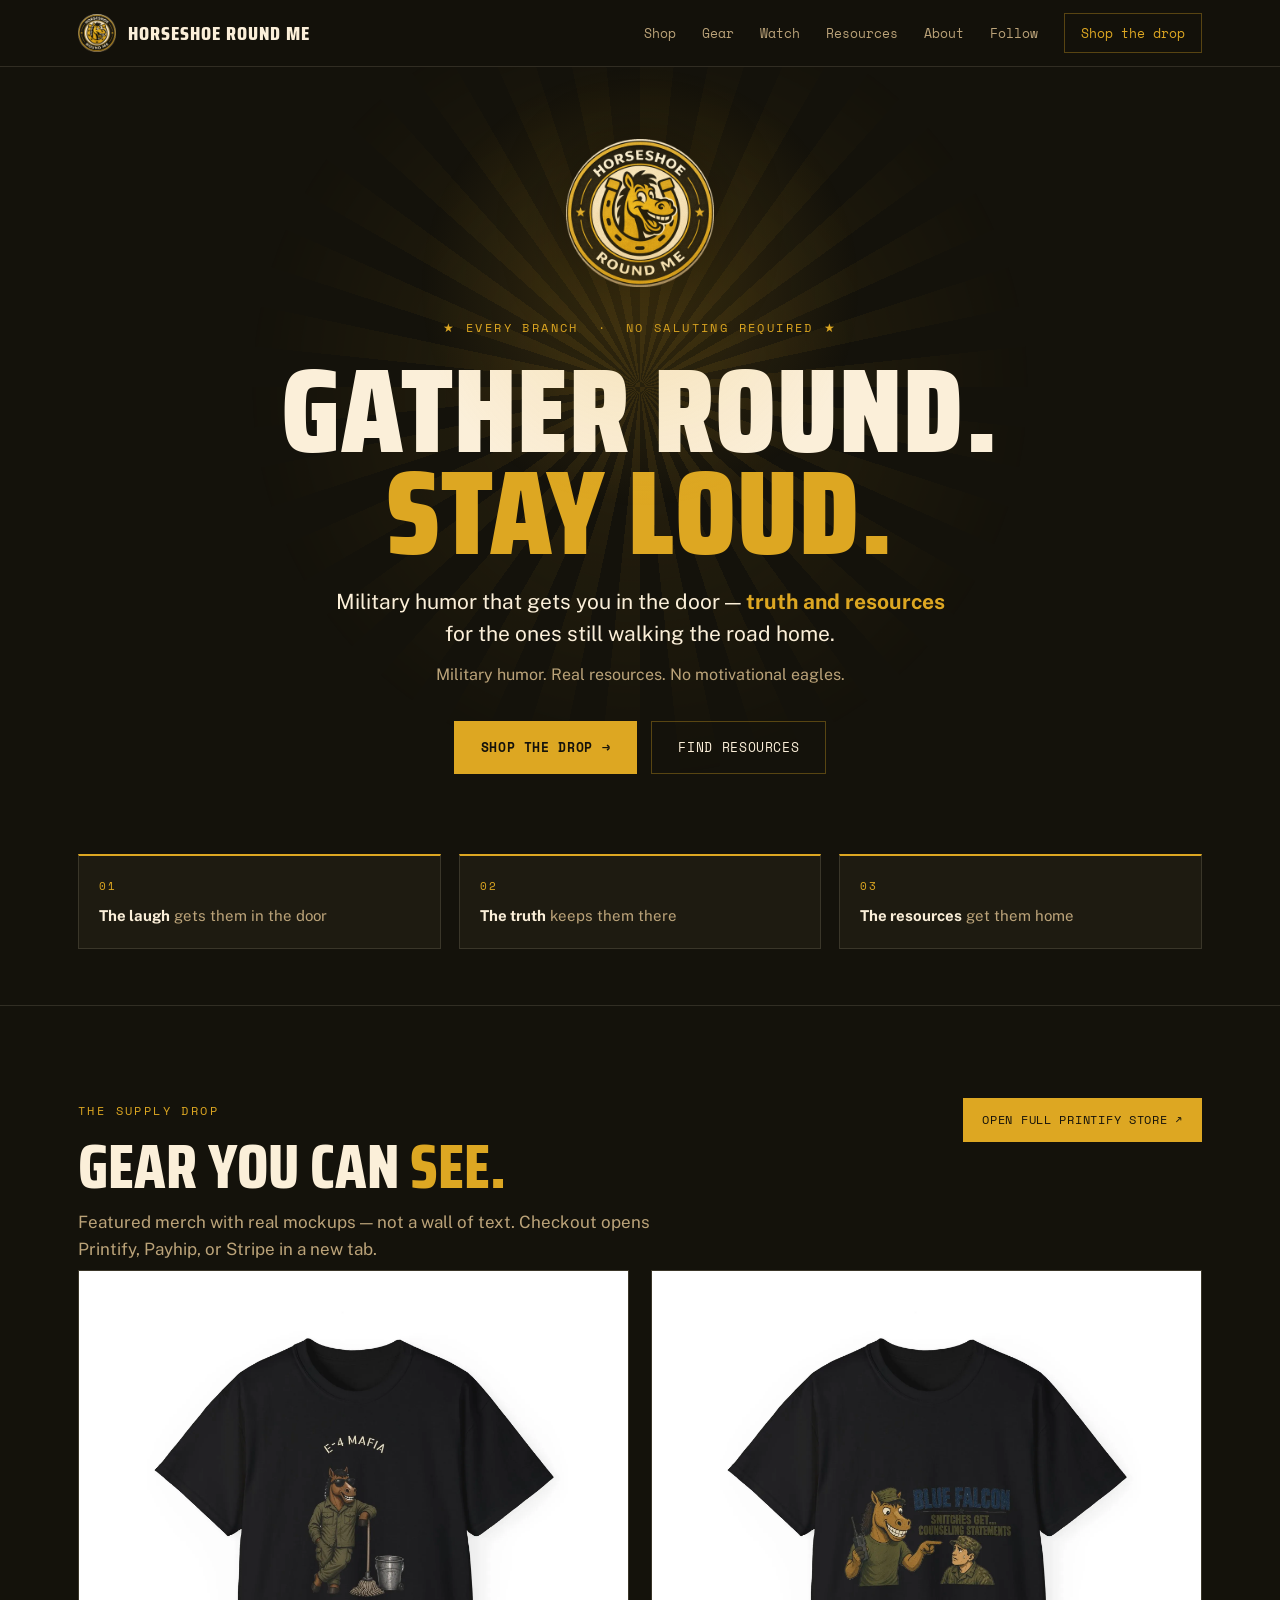
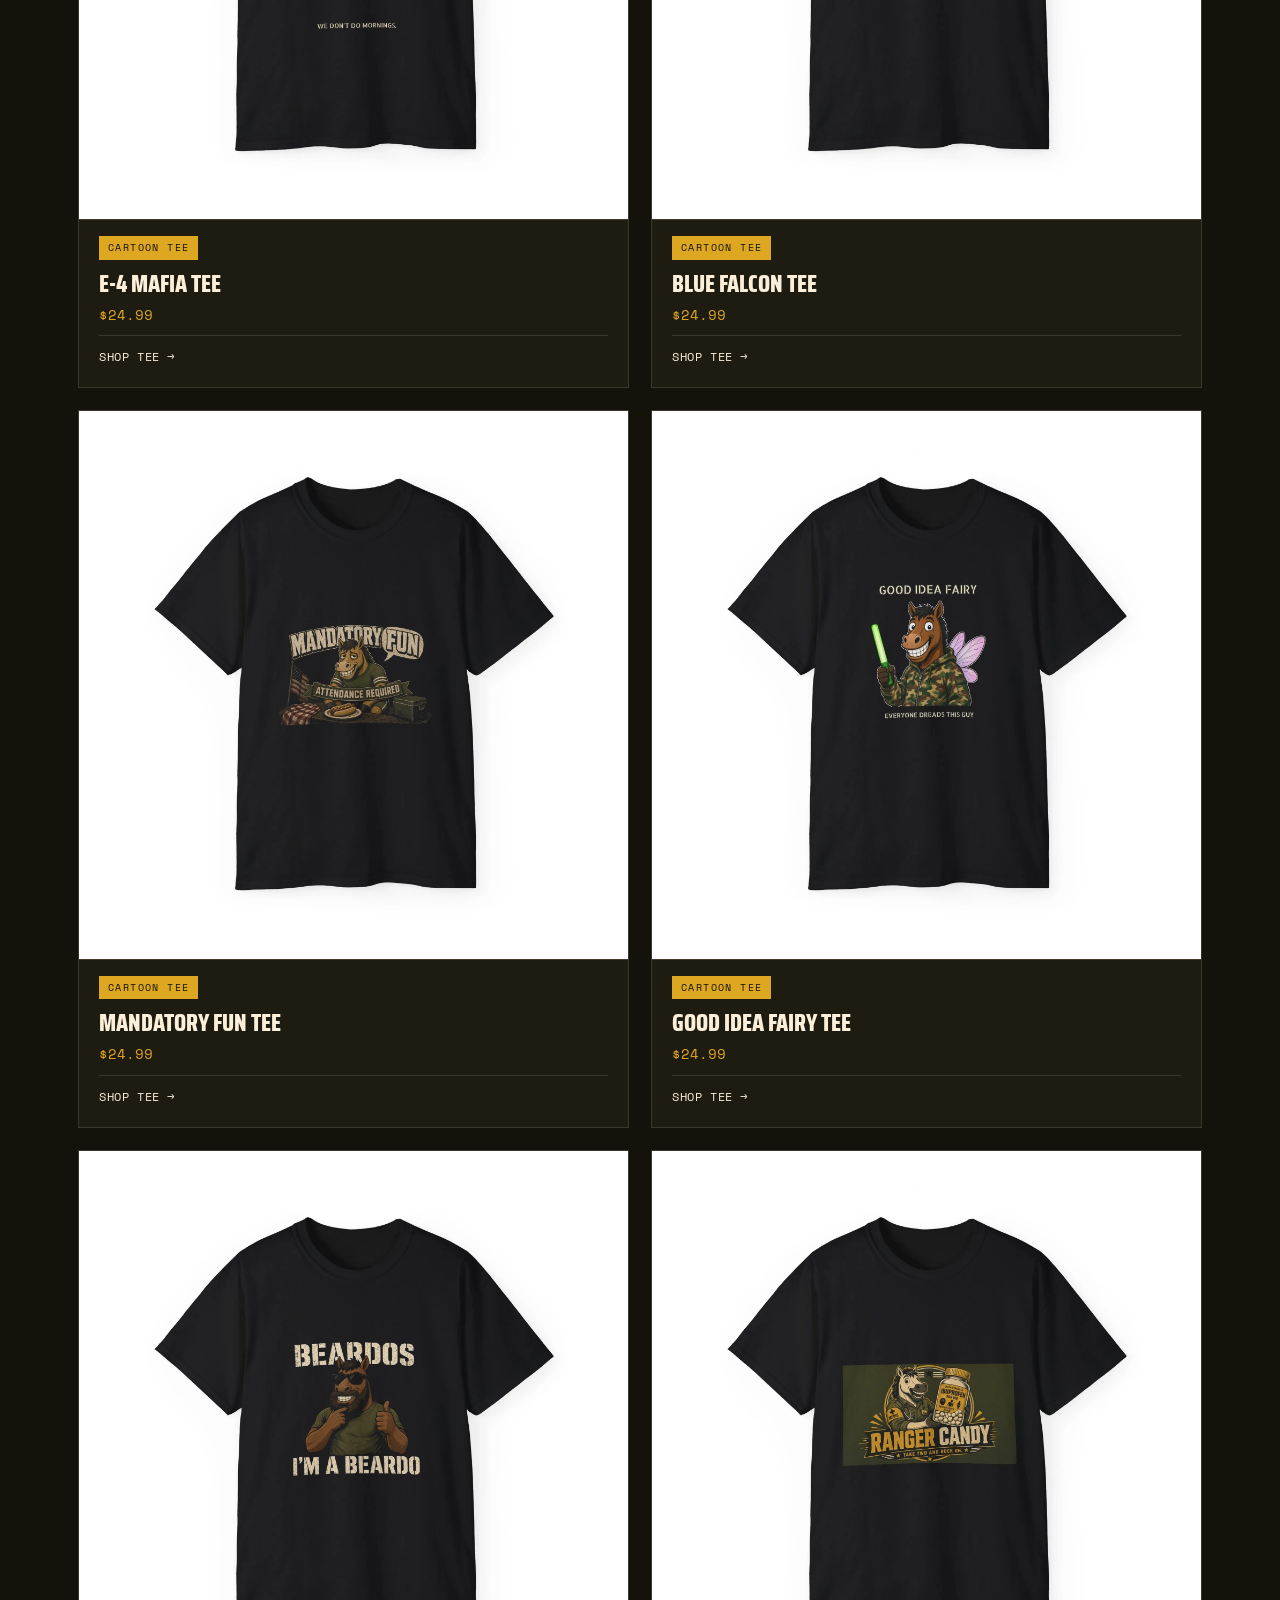
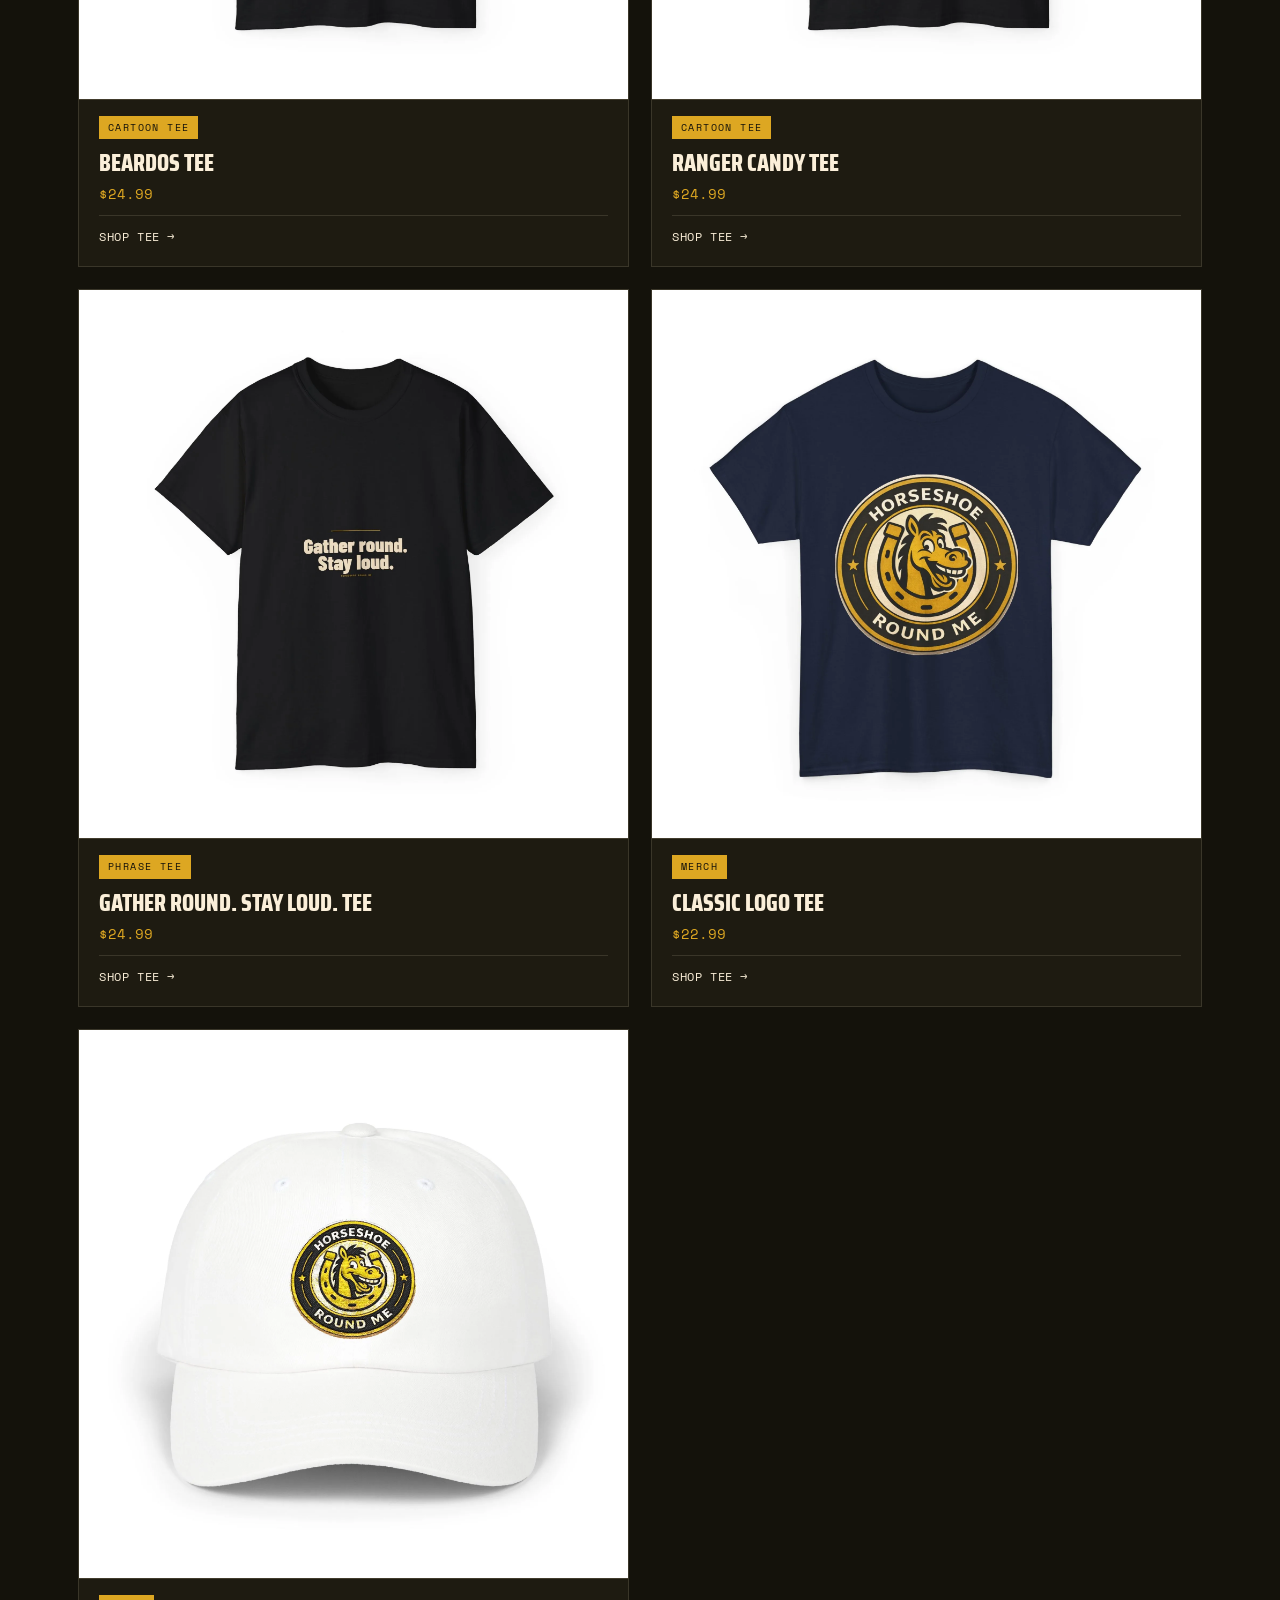
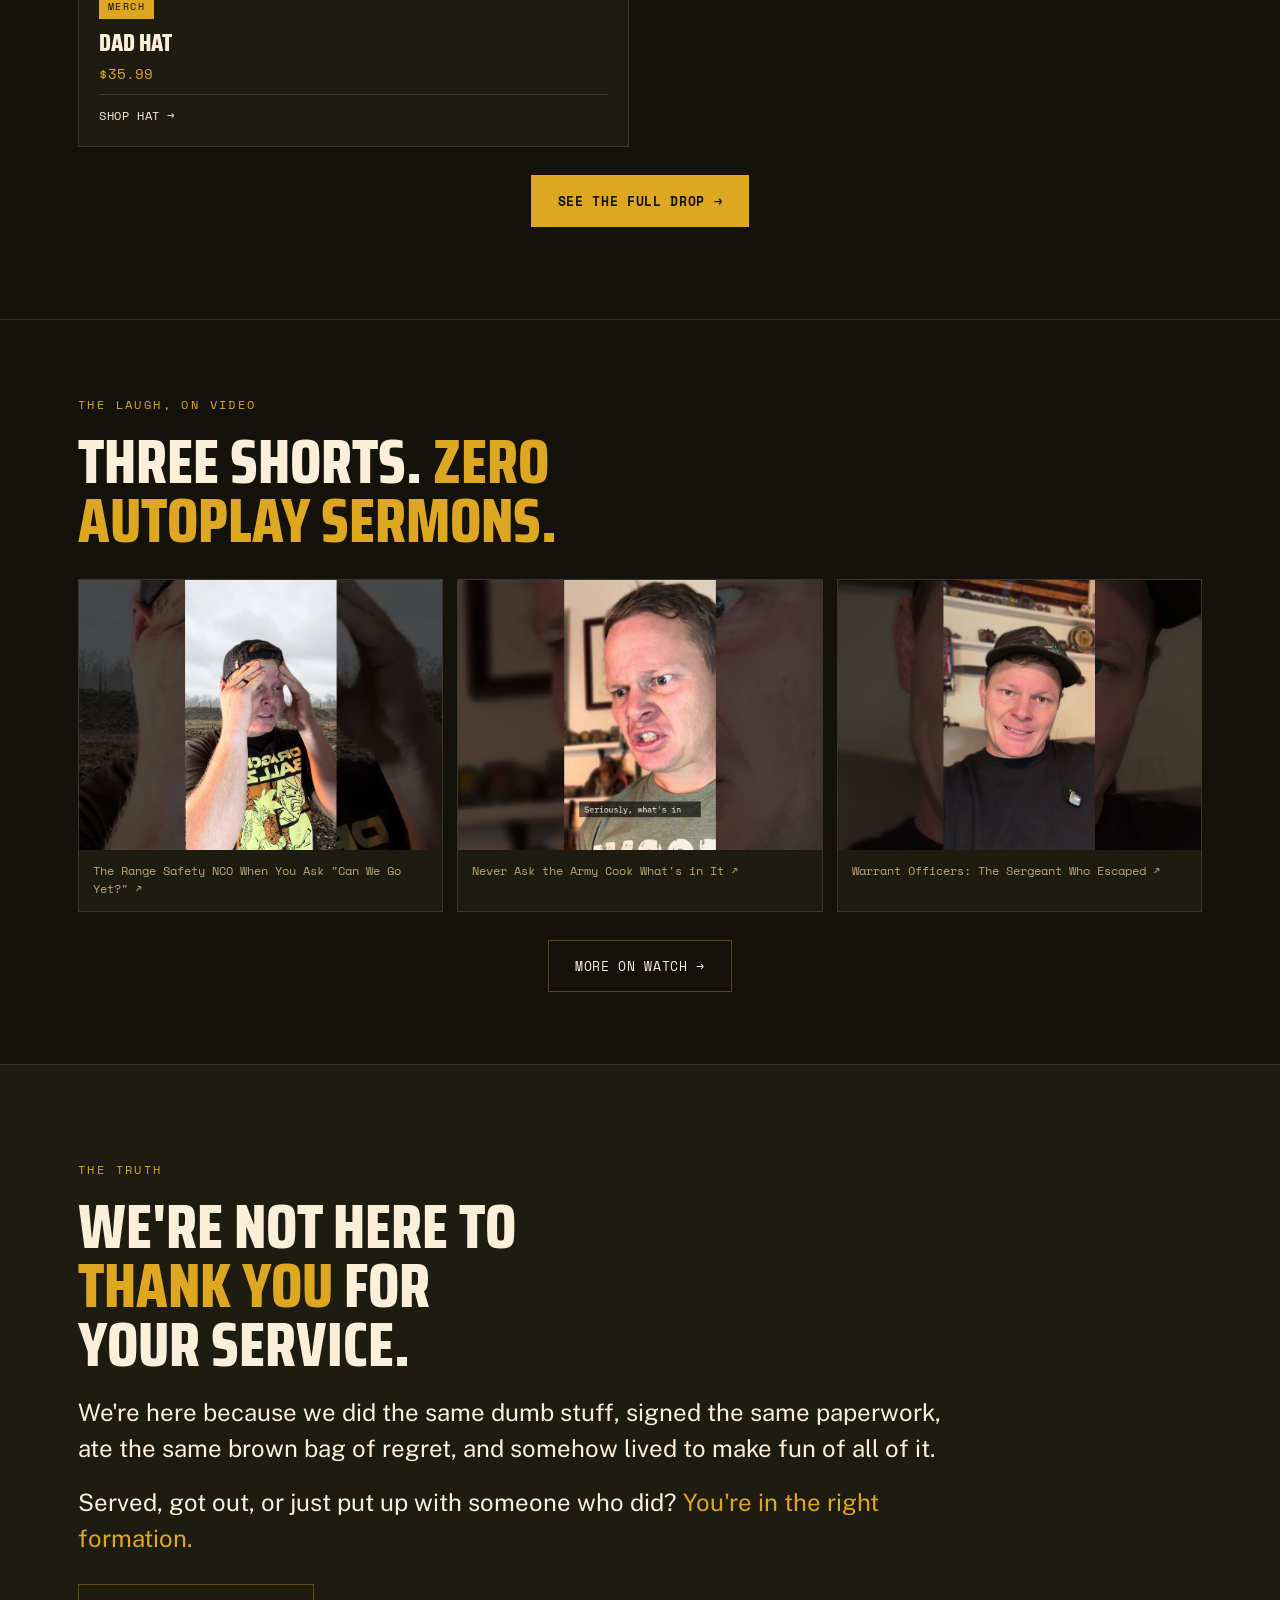
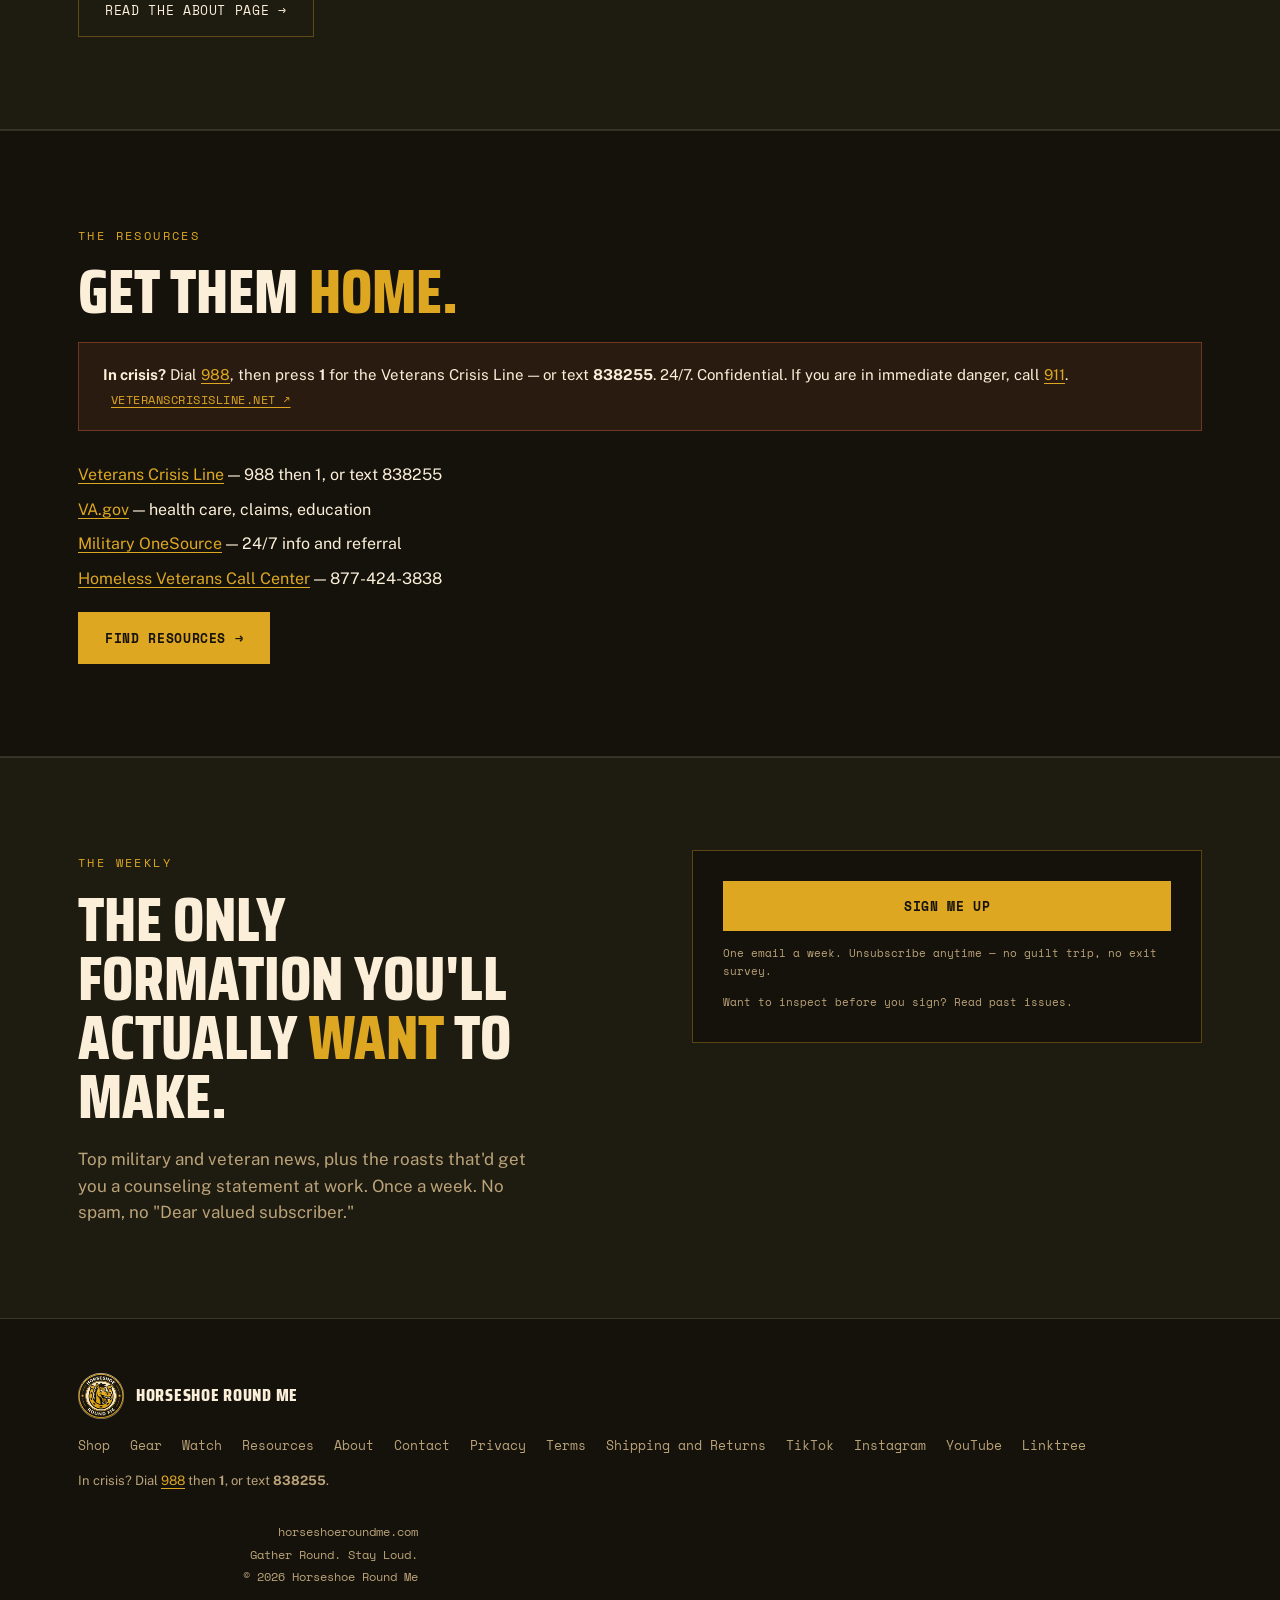
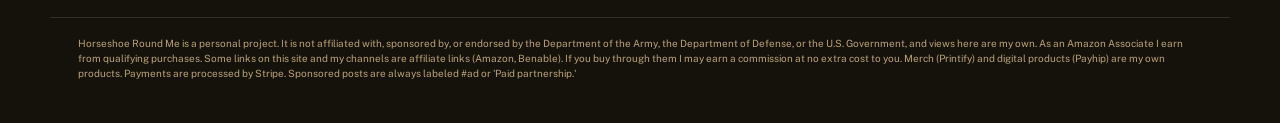
<file: index.html>
<!DOCTYPE html>
<html lang="en">
<head>
<meta charset="UTF-8">
<meta name="viewport" content="width=device-width, initial-scale=1.0">
<title>Horseshoe Round Me — Gather Round. Stay Loud.</title>
<meta name="description" content="Military humor. Real resources. No motivational eagles. Truth and vetted help for the ones still walking the road home. Shop, laugh, stay.">
<link rel="canonical" href="https://horseshoeroundme.com/">
<meta property="og:type" content="website">
<meta property="og:url" content="https://horseshoeroundme.com/">
<meta property="og:title" content="Horseshoe Round Me — Gather Round. Stay Loud.">
<meta property="og:description" content="Military humor. Real resources. No motivational eagles. Truth and vetted help for the ones still walking the road home. Shop, laugh, stay.">
<meta property="og:image" content="https://horseshoeroundme.com/assets/logo.png">
<meta property="og:site_name" content="Horseshoe Round Me">
<meta name="twitter:card" content="summary">
<meta name="twitter:title" content="Horseshoe Round Me — Gather Round. Stay Loud.">
<meta name="twitter:description" content="Military humor. Real resources. No motivational eagles. Truth and vetted help for the ones still walking the road home. Shop, laugh, stay.">
<meta name="twitter:image" content="https://horseshoeroundme.com/assets/logo.png">
<link rel="icon" href="/favicon.ico" sizes="any">
<link rel="icon" type="image/png" href="/favicon.png">
<link rel="apple-touch-icon" href="/assets/logo.png">
<link rel="preconnect" href="https://fonts.googleapis.com">
<link rel="preconnect" href="https://fonts.gstatic.com" crossorigin>
<link href="https://fonts.googleapis.com/css2?family=Saira+Condensed:wght@600;700;800;900&family=Public+Sans:ital,wght@0,400;0,600;0,700;1,400&family=Space+Mono:wght@400;700&display=swap" rel="stylesheet">
<link rel="stylesheet" href="/styles.css">
<script type="application/ld+json">
{"@context":"https://schema.org","@graph":[
{"@type":"Organization","name":"Horseshoe Round Me","url":"https://horseshoeroundme.com/","logo":"https://horseshoeroundme.com/assets/logo.png","sameAs":["https://www.tiktok.com/@horseshoeroundme","https://www.instagram.com/horseshoe_round_me/","https://www.facebook.com/p/Horseshoe-Round-Me-61575313866982/","https://www.youtube.com/@Horseshoeroundme","https://linktr.ee/horseshoeroundme"]},
{"@type":"WebSite","name":"Horseshoe Round Me","url":"https://horseshoeroundme.com/","description":"Military humor that gets you in the door — truth and vetted resources for the road home."}
]}
</script>
</head>
<body>
  <a class="skip" href="#main">Skip to content</a>
  <header class="topbar">
    <div class="wrap topbar-inner">
      <a class="brand-lockup" href="/">
        <img src="/assets/logo.png" width="38" height="38" alt="Horseshoe Round Me logo">
        <span class="name">Horseshoe Round Me</span>
      </a>
      <nav class="nav" id="siteNav" aria-label="Primary">
        <a href="/shop">Shop</a>
        <a href="/gear">Gear</a>
        <a href="/watch">Watch</a>
        <a href="/resources">Resources</a>
        <a href="/about">About</a>
        <a href="/watch#follow">Follow</a>
        <a class="btn-mini" href="/shop">Shop the drop</a>
      </nav>
      <button type="button" class="nav-toggle" id="navToggle" aria-expanded="false" aria-controls="siteNav" aria-label="Open menu">Menu</button>
    </div>
  </header>

  <main id="main">
  <section class="vday-strip" aria-label="Veterans Day" data-until="2026-11-12T06:00:00Z">
    <div class="wrap vday-inner">
      <div>
        <span class="eyebrow">Nov 11 &middot; Veterans Day</span>
        <h2>VETERANS DAY. UNIFORM OPTIONAL.</h2>
        <p>Show up to the free-breakfast line in something better than a 2009 PT shirt.</p>
      </div>
      <a class="btn btn-primary" href="/shop">Shop the drop &rarr;</a>
    </div>
  </section>

  <section class="hero" id="top">
    <div class="wrap">
      <img class="medallion" src="/assets/logo.png" width="148" height="148" alt="Horseshoe Round Me badge">
      <span class="eyebrow"><span class="star" aria-hidden="true">★</span> Every branch &nbsp;·&nbsp; no saluting required <span class="star" aria-hidden="true">★</span></span>
      <h1>Gather round.<br><span class="gold">Stay loud.</span></h1>
      <p class="tag">Military humor that gets you in the door — <strong>truth and resources</strong> for the ones still walking the road home.</p>
      <p class="sub">Military humor. Real resources. No motivational eagles.</p>
      <div class="cta-row">
        <a class="btn btn-primary" href="/shop">Shop the drop →</a>
        <a class="btn btn-ghost" href="/resources">Find resources</a>
      </div>
    </div>
  </section>

  <div class="beat-strip-wrap">
    <div class="wrap">
      <div class="beat-strip" aria-label="Brand spine">
        <div class="beat">
          <span class="beat-num">01</span>
          <p><a href="#featured"><strong>The laugh</strong> gets them in the door</a></p>
        </div>
        <div class="beat">
          <span class="beat-num">02</span>
          <p><a href="#truth"><strong>The truth</strong> keeps them there</a></p>
        </div>
        <div class="beat">
          <span class="beat-num">03</span>
          <p><a href="#resources-teaser"><strong>The resources</strong> get them home</a></p>
        </div>
      </div>
    </div>
  </div>

  <section id="featured" class="shop">
    <div class="wrap">
      <div class="shop-head">
        <div>
          <span class="eyebrow">The supply drop</span>
          <div class="sec-head"><h2>Gear you can <em>see.</em></h2></div>
          <p class="sec-lead">Featured merch with real mockups — not a wall of text. Checkout opens Printify, Payhip, or Stripe in a new tab.</p>
        </div>
        <a class="shop-sticky-link" href="https://horseshoe-round-me.printify.me/" rel="noopener noreferrer" target="_blank">Open full Printify store ↗</a>
      </div>
      <div class="drops featured">
        <a class="drop" href="https://horseshoe-round-me.printify.me/product/32326600" rel="noopener noreferrer" target="_blank">
          <span class="drop-media"><picture><source srcset="/assets/products/e4-mafia-tee.webp" type="image/webp"><img src="/assets/products/e4-mafia-tee.jpg" alt="E-4 Mafia Tee" width="600" height="600" loading="lazy" decoding="async"></picture></span>
          <span class="badge">Cartoon tee</span>
          <h3>E-4 Mafia Tee</h3>
          <p>Black Gildan tee for junior-enlisted survival, questionable taskings, and getting voluntold.</p>
          <span class="price">$24.99</span>
          <span class="get">Shop tee →</span>
        </a>
        <a class="drop" href="https://horseshoe-round-me.printify.me/product/32326232" rel="noopener noreferrer" target="_blank">
          <span class="drop-media"><picture><source srcset="/assets/products/blue-falcon-tee.webp" type="image/webp"><img src="/assets/products/blue-falcon-tee.jpg" alt="Blue Falcon Tee" width="600" height="600" loading="lazy" decoding="async"></picture></span>
          <span class="badge">Cartoon tee</span>
          <h3>Blue Falcon Tee</h3>
          <p>For every unit's favorite snitch. Wear it loud; deny everything at formation.</p>
          <span class="price">$24.99</span>
          <span class="get">Shop tee →</span>
        </a>
        <a class="drop" href="https://horseshoe-round-me.printify.me/product/32326315" rel="noopener noreferrer" target="_blank">
          <span class="drop-media"><picture><source srcset="/assets/products/mandatory-fun-tee.webp" type="image/webp"><img src="/assets/products/mandatory-fun-tee.jpg" alt="Mandatory Fun Tee" width="600" height="600" loading="lazy" decoding="async"></picture></span>
          <span class="badge">Cartoon tee</span>
          <h3>Mandatory Fun Tee</h3>
          <p>Nothing says morale like a calendar invite, a forced smile, and a black Gildan tee.</p>
          <span class="price">$24.99</span>
          <span class="get">Shop tee →</span>
        </a>
        <a class="drop" href="https://horseshoe-round-me.printify.me/product/32328631" rel="noopener noreferrer" target="_blank">
          <span class="drop-media"><picture><source srcset="/assets/products/good-idea-fairy-tee.webp" type="image/webp"><img src="/assets/products/good-idea-fairy-tee.jpg" alt="Good Idea Fairy Tee" width="600" height="600" loading="lazy" decoding="async"></picture></span>
          <span class="badge">Cartoon tee</span>
          <h3>Good Idea Fairy Tee</h3>
          <p>For when the little winged menace shows up with one more brilliant task at 1630.</p>
          <span class="price">$24.99</span>
          <span class="get">Shop tee →</span>
        </a>
        <a class="drop" href="https://horseshoe-round-me.printify.me/product/32347306" rel="noopener noreferrer" target="_blank">
          <span class="drop-media"><picture><source srcset="/assets/products/beardos-tee.webp" type="image/webp"><img src="/assets/products/beardos-tee.jpg" alt="Beardos Tee" width="600" height="600" loading="lazy" decoding="async"></picture></span>
          <span class="badge">Cartoon tee</span>
          <h3>Beardos Tee</h3>
          <p>For the facial-hair faithful. Regulations optional. Sass mandatory.</p>
          <span class="price">$24.99</span>
          <span class="get">Shop tee →</span>
        </a>
        <a class="drop" href="https://horseshoe-round-me.printify.me/product/32339909" rel="noopener noreferrer" target="_blank">
          <span class="drop-media"><picture><source srcset="/assets/products/ranger-candy-tee.webp" type="image/webp"><img src="/assets/products/ranger-candy-tee.jpg" alt="Ranger Candy Tee" width="600" height="600" loading="lazy" decoding="async"></picture></span>
          <span class="badge">Cartoon tee</span>
          <h3>Ranger Candy Tee</h3>
          <p>For the ibuprofen believers. Take two and ruck on — medic horse approved.</p>
          <span class="price">$24.99</span>
          <span class="get">Shop tee →</span>
        </a>
        <a class="drop" href="https://horseshoe-round-me.printify.me/product/32325925" rel="noopener noreferrer" target="_blank">
          <span class="drop-media"><picture><source srcset="/assets/products/gather-round-stay-loud-tee.webp" type="image/webp"><img src="/assets/products/gather-round-stay-loud-tee.jpg" alt="Gather Round. Stay Loud. Tee" width="600" height="600" loading="lazy" decoding="async"></picture></span>
          <span class="badge">Phrase tee</span>
          <h3>Gather Round. Stay Loud. Tee</h3>
          <p>The rally cry for tall tales, loud people, and anyone allergic to a quiet huddle.</p>
          <span class="price">$24.99</span>
          <span class="get">Shop tee →</span>
        </a>
        <a class="drop" href="https://horseshoe-round-me.printify.me/product/32322965" rel="noopener noreferrer" target="_blank">
          <span class="drop-media"><picture><source srcset="/assets/products/classic-logo-tee.webp" type="image/webp"><img src="/assets/products/classic-logo-tee.jpg" alt="Classic Logo Tee" width="600" height="600" loading="lazy" decoding="async"></picture></span>
          <span class="badge">Merch</span>
          <h3>Classic Logo Tee</h3>
          <p>Soft classic tee with the Horseshoe Round Me badge up front. Close enough only counts in horseshoes, hand grenades, and this shirt.</p>
          <span class="price">$22.99</span>
          <span class="get">Shop tee →</span>
        </a>
        <a class="drop" href="https://horseshoe-round-me.printify.me/product/32323333" rel="noopener noreferrer" target="_blank">
          <span class="drop-media"><picture><source srcset="/assets/products/dad-hat.webp" type="image/webp"><img src="/assets/products/dad-hat.jpg" alt="Dad Hat" width="600" height="600" loading="lazy" decoding="async"></picture></span>
          <span class="badge">Merch</span>
          <h3>Dad Hat</h3>
          <p>Embroidered badge. Low profile. High sarcasm.</p>
          <span class="price">$35.99</span>
          <span class="get">Shop hat →</span>
        </a>
      </div>
      <div class="shop-actions">
        <a class="btn btn-primary" href="/shop">See the full drop →</a>
      </div>
    </div>
  </section>

  <section class="teaser teaser-compact" id="watch-teaser" aria-labelledby="watch-teaser-h">
    <div class="wrap">
      <span class="eyebrow">The laugh, on video</span>
      <div class="sec-head"><h2 id="watch-teaser-h">Three shorts. <em>Zero autoplay sermons.</em></h2></div>
      <div class="video-row" data-video-row>
        <a class="video-card" href="https://www.youtube.com/shorts/gZhRVWfwJJU" rel="noopener noreferrer" target="_blank">
          <img src="/assets/watch/gZhRVWfwJJU.jpg" alt="The Range Safety NCO When You Ask &quot;Can We Go Yet?&quot;" width="480" height="270" loading="lazy">
          <span class="vcap">The Range Safety NCO When You Ask "Can We Go Yet?" ↗</span>
        </a>
        <a class="video-card" href="https://www.youtube.com/shorts/_9CSvofiihI" rel="noopener noreferrer" target="_blank">
          <img src="/assets/watch/_9CSvofiihI.jpg" alt="Never Ask the Army Cook What&#x27;s in It" width="480" height="270" loading="lazy">
          <span class="vcap">Never Ask the Army Cook What's in It ↗</span>
        </a>
        <a class="video-card" href="https://www.youtube.com/shorts/r9GF58_k1x8" rel="noopener noreferrer" target="_blank">
          <img src="/assets/watch/r9GF58_k1x8.jpg" alt="Warrant Officers: The Sergeant Who Escaped" width="480" height="270" loading="lazy">
          <span class="vcap">Warrant Officers: The Sergeant Who Escaped ↗</span>
        </a>
      </div>
      <p class="section-foot"><a class="btn btn-ghost" href="/watch">More on Watch →</a></p>
    </div>
  </section>

  <section class="manifesto" id="truth">
    <div class="wrap">
      <span class="eyebrow">The truth</span>
      <div class="sec-head"><h2>We're not here to <em>thank you</em> for your service.</h2></div>
      <p>We're here because we did the same dumb stuff, signed the same paperwork, ate the same brown bag of regret, and somehow lived to make fun of all of it.</p>
      <p>Served, got out, or just put up with someone who did? <span class="hl">You're in the right formation.</span></p>
      <div class="cta-row" style="justify-content:flex-start;margin-top:28px">
        <a class="btn btn-ghost" href="/about">Read the about page →</a>
      </div>
    </div>
  </section>

  <section class="resources teaser" id="resources-teaser">
    <div class="wrap">
      <span class="eyebrow">The resources</span>
      <div class="sec-head"><h2>Get them <em>home.</em></h2></div>
      <aside class="crisis-callout" role="note" aria-label="Crisis help">
        <strong>In crisis?</strong> Dial <a href="tel:988">988</a>, then press <strong>1</strong> for the Veterans Crisis Line — or text <strong>838255</strong>. 24/7. Confidential. If you are in immediate danger, call <a href="tel:911">911</a>.
        <a class="crisis-link" href="https://www.veteranscrisisline.net/" rel="noopener noreferrer" target="_blank">veteranscrisisline.net ↗</a>
      </aside>
      <ul class="res-teaser-list">
        <li><a href="https://www.veteranscrisisline.net/" rel="noopener noreferrer" target="_blank">Veterans Crisis Line</a> — 988 then 1, or text 838255</li>
        <li><a href="https://www.va.gov/" rel="noopener noreferrer" target="_blank">VA.gov</a> — health care, claims, education</li>
        <li><a href="https://www.militaryonesource.mil/" rel="noopener noreferrer" target="_blank">Military OneSource</a> — 24/7 info and referral</li>
        <li><a href="https://www.va.gov/homeless/nationalcallcenter.asp" rel="noopener noreferrer" target="_blank">Homeless Veterans Call Center</a> — 877-424-3838</li>
      </ul>
      <div class="cta-row" style="justify-content:flex-start;margin-top:20px">
        <a class="btn btn-primary" href="/resources">Find resources →</a>
      </div>
    </div>
  </section>

  <section class="news" id="newsletter">
    <div class="wrap">
      <div class="inner">
        <div>
          <span class="eyebrow">The weekly</span>
          <div class="sec-head"><h2>The only formation you'll actually <em>want</em> to make.</h2></div>
          <p class="lead">Top military and veteran news, plus the roasts that'd get you a counseling statement at work. Once a week. No spam, no "Dear valued subscriber."</p>
        </div>
        <div>
          <div class="form" id="beehiivSubscribe" data-beehiiv-mount>
            <script async src="https://subscribe-forms.beehiiv.com/v3/loader.js" data-beehiiv-form="03407fcf-b522-4ce4-8583-16a8f3747dad"></script>
            <script type="text/javascript" async src="https://subscribe-forms.beehiiv.com/attribution.js"></script>
            <p class="beehiiv-fallback"><a class="btn btn-primary" href="https://horseshoeroundme.beehiiv.com/?modal=signup">Sign me up</a></p>
            <p class="fineprint">One email a week. Unsubscribe anytime — no guilt trip, no exit survey.</p>
            <p class="fineprint">Want to inspect before you sign? <a href="https://horseshoeroundme.beehiiv.com/" target="_blank" rel="noopener">Read past issues</a>.</p>
          </div>
        </div>
      </div>
    </div>
  </section>
  </main>
  <footer>
    <div class="wrap">
      <div>
        <div class="foot-brand"><img src="/assets/logo.png" width="46" height="46" alt=""><span>Horseshoe Round Me</span></div>
        <div class="foot-links">
          <a href="/shop">Shop</a>
          <a href="/gear">Gear</a>
          <a href="/watch">Watch</a>
          <a href="/resources">Resources</a>
          <a href="/about">About</a>
          <a href="/contact">Contact</a>
          <a href="/privacy">Privacy</a>
          <a href="/terms">Terms</a>
          <a href="/shipping">Shipping and Returns</a>
          <a href="https://www.tiktok.com/@horseshoeroundme" rel="noopener noreferrer" target="_blank">TikTok</a>
          <a href="https://www.instagram.com/horseshoe_round_me/" rel="noopener noreferrer" target="_blank">Instagram</a>
          <a href="https://www.youtube.com/@Horseshoeroundme" rel="noopener noreferrer" target="_blank">YouTube</a>
          <a href="https://linktr.ee/horseshoeroundme" rel="noopener noreferrer" target="_blank">Linktree</a>
        </div>
        <p class="foot-crisis">In crisis? Dial <a href="tel:988">988</a> then <strong>1</strong>, or text <strong>838255</strong>.</p>
      </div>
      <div class="foot-aside">
        <div class="foot-meta">
          horseshoeroundme.com<br>
          Gather Round. Stay Loud.<br>
          © 2026 Horseshoe Round Me
        </div>
      </div>
    </div>
    <div class="wrap foot-disclosure-wrap"><p class="foot-disclosure" id="disclosure">Horseshoe Round Me is a personal project. It is not affiliated with, sponsored by, or endorsed by the Department of the Army, the Department of Defense, or the U.S. Government, and views here are my own. As an Amazon Associate I earn from qualifying purchases. Some links on this site and my channels are affiliate links (Amazon, Benable). If you buy through them I may earn a commission at no extra cost to you. Merch (Printify) and digital products (Payhip) are my own products. Payments are processed by Stripe. Sponsored posts are always labeled #ad or 'Paid partnership.'</p></div>
  </footer>
<script src="/site.js" defer></script>
</body>
</html>
</file>
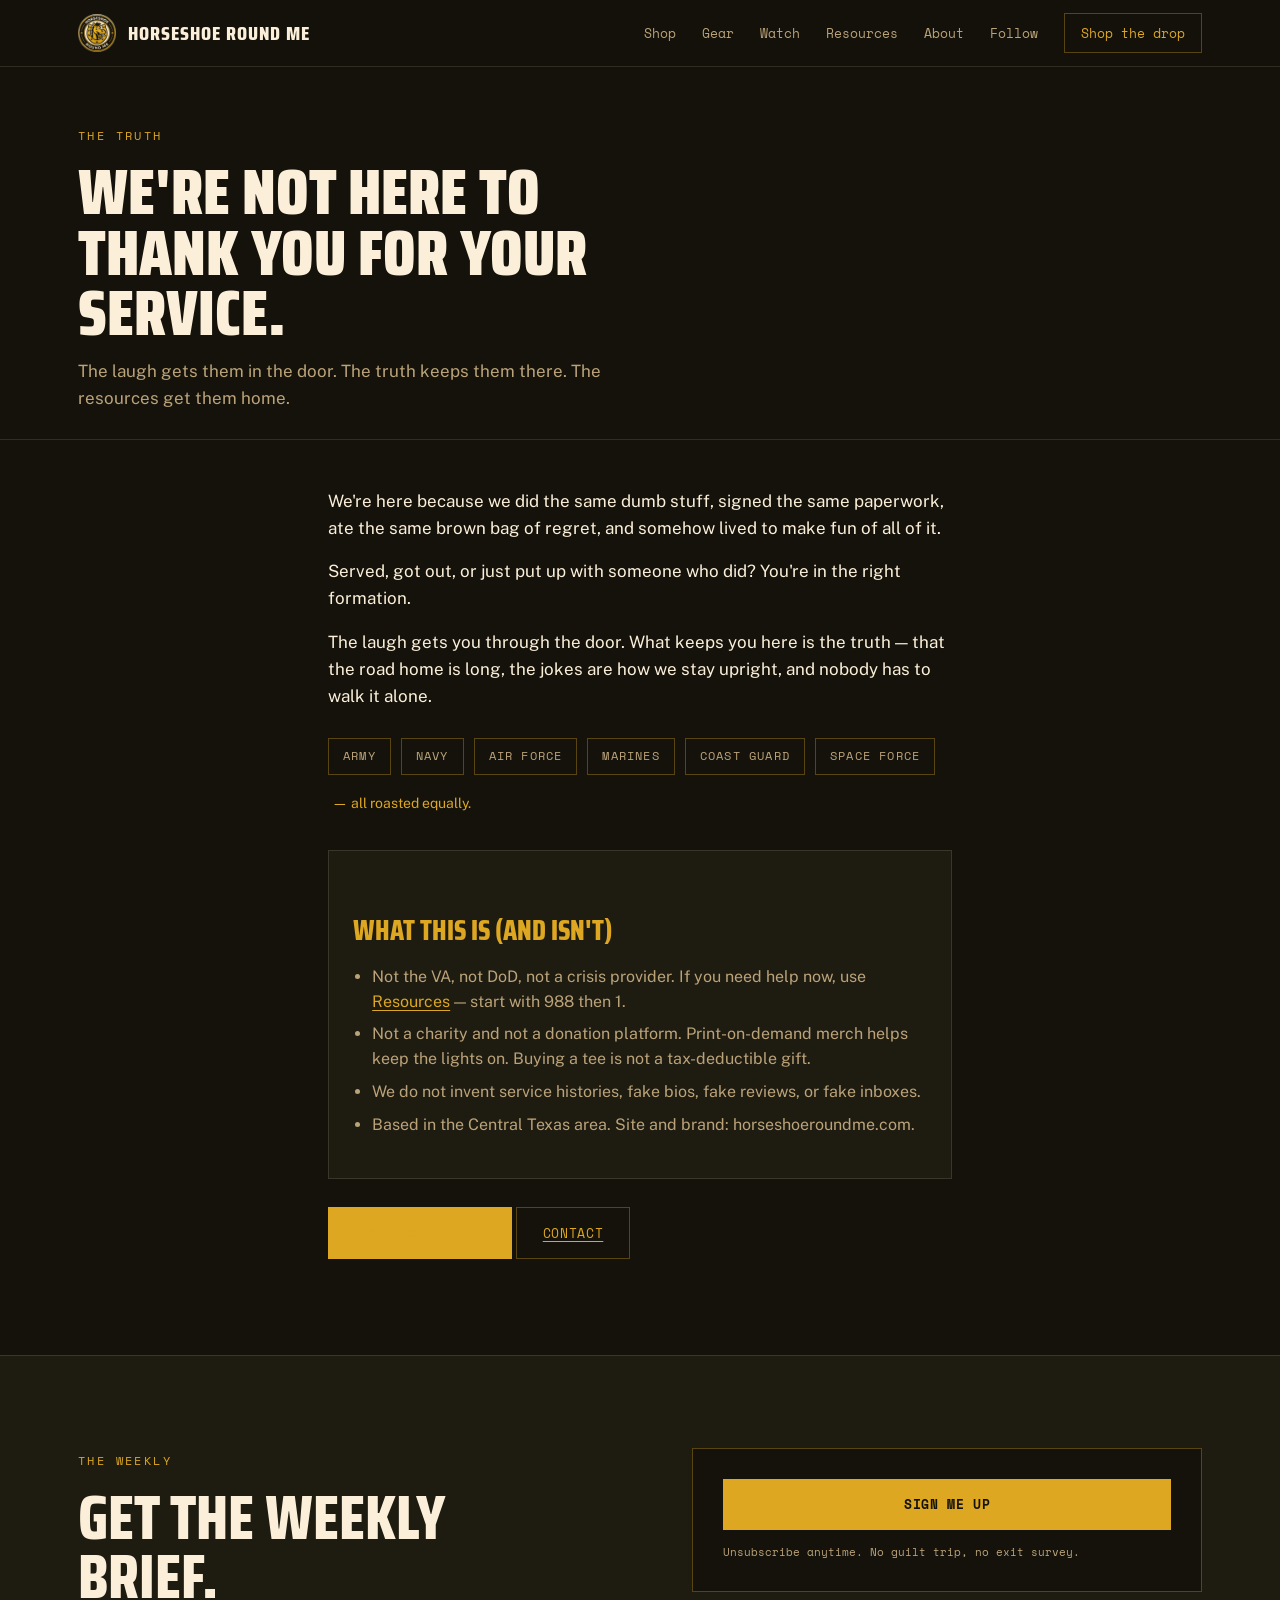
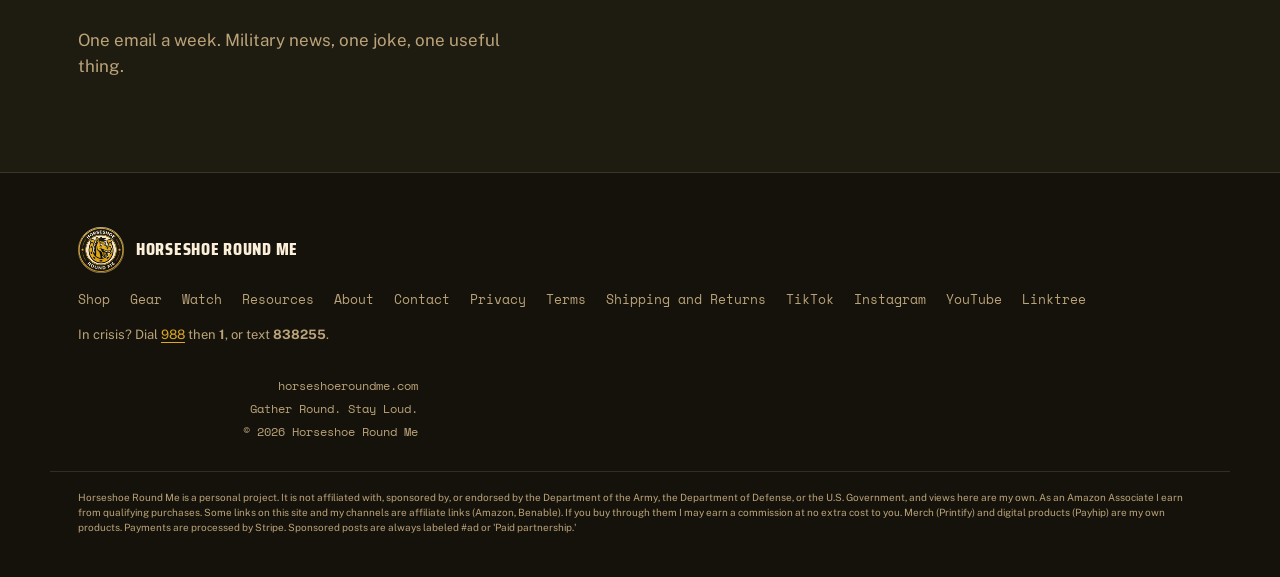
<file: about.html>
<!DOCTYPE html>
<html lang="en">
<head>
<meta charset="UTF-8">
<meta name="viewport" content="width=device-width, initial-scale=1.0">
<title>About — Horseshoe Round Me</title>
<meta name="description" content="The truth behind Horseshoe Round Me: Military humor. Real resources. No motivational eagles. Merch keeps the lights on — not a charity, not VA, not a crisis provider.">
<link rel="canonical" href="https://horseshoeroundme.com/about">
<meta property="og:type" content="website">
<meta property="og:url" content="https://horseshoeroundme.com/about">
<meta property="og:title" content="About — Horseshoe Round Me">
<meta property="og:description" content="The truth behind Horseshoe Round Me: Military humor. Real resources. No motivational eagles. Merch keeps the lights on — not a charity, not VA, not a crisis provider.">
<meta property="og:image" content="https://horseshoeroundme.com/assets/logo.png">
<meta property="og:site_name" content="Horseshoe Round Me">
<meta name="twitter:card" content="summary">
<meta name="twitter:title" content="About — Horseshoe Round Me">
<meta name="twitter:description" content="The truth behind Horseshoe Round Me: Military humor. Real resources. No motivational eagles. Merch keeps the lights on — not a charity, not VA, not a crisis provider.">
<meta name="twitter:image" content="https://horseshoeroundme.com/assets/logo.png">
<link rel="icon" href="/favicon.ico" sizes="any">
<link rel="icon" type="image/png" href="/favicon.png">
<link rel="apple-touch-icon" href="/assets/logo.png">
<link rel="preconnect" href="https://fonts.googleapis.com">
<link rel="preconnect" href="https://fonts.gstatic.com" crossorigin>
<link href="https://fonts.googleapis.com/css2?family=Saira+Condensed:wght@600;700;800;900&family=Public+Sans:ital,wght@0,400;0,600;0,700;1,400&family=Space+Mono:wght@400;700&display=swap" rel="stylesheet">
<link rel="stylesheet" href="/styles.css">

</head>
<body>
  <a class="skip" href="#main">Skip to content</a>
  <header class="topbar">
    <div class="wrap topbar-inner">
      <a class="brand-lockup" href="/">
        <img src="/assets/logo.png" width="38" height="38" alt="Horseshoe Round Me logo">
        <span class="name">Horseshoe Round Me</span>
      </a>
      <nav class="nav" id="siteNav" aria-label="Primary">
        <a href="/shop">Shop</a>
        <a href="/gear">Gear</a>
        <a href="/watch">Watch</a>
        <a href="/resources">Resources</a>
        <a href="/about" aria-current="page">About</a>
        <a href="/watch#follow">Follow</a>
        <a class="btn-mini" href="/shop">Shop the drop</a>
      </nav>
      <button type="button" class="nav-toggle" id="navToggle" aria-expanded="false" aria-controls="siteNav" aria-label="Open menu">Menu</button>
    </div>
  </header>

  <main id="main">
  <section class="page-hero">
    <div class="wrap">
      <span class="eyebrow">The truth</span>
      <h1>We're not here to thank you for your service.</h1>
      <p class="lead">The laugh gets them in the door. The truth keeps them there. The resources get them home.</p>
    </div>
  </section>
  <section class="page-body">
    <div class="wrap prose">
      <p>We're here because we did the same dumb stuff, signed the same paperwork, ate the same brown bag of regret, and somehow lived to make fun of all of it.</p>
      <p>Served, got out, or just put up with someone who did? You're in the right formation.</p>
      <p>The laugh gets you through the door. What keeps you here is the truth — that the road home is long, the jokes are how we stay upright, and nobody has to walk it alone.</p>
      <div class="branches" style="margin-top:28px">
        <span class="branch">Army</span><span class="branch">Navy</span><span class="branch">Air Force</span>
        <span class="branch">Marines</span><span class="branch">Coast Guard</span><span class="branch">Space Force</span>
        <span class="branch note">— all roasted equally.</span>
      </div>
      <div class="fact-box">
        <h2>What this is (and isn't)</h2>
        <ul>
          <li>Not the VA, not DoD, not a crisis provider. If you need help now, use <a href="/resources">Resources</a> — start with 988 then 1.</li>
          <li>Not a charity and not a donation platform. Print-on-demand merch helps keep the lights on. Buying a tee is not a tax-deductible gift.</li>
          <li>We do not invent service histories, fake bios, fake reviews, or fake inboxes.</li>
          <li>Based in the Central Texas area. Site and brand: horseshoeroundme.com.</li>
        </ul>
      </div>
      <p style="margin-top:28px"><a class="btn btn-primary" href="/shop">Shop the drop →</a> <a class="btn btn-ghost" href="/contact">Contact</a></p>
    </div>
  </section>
  <section class="news" id="newsletter">
    <div class="wrap">
      <div class="inner">
        <div>
          <span class="eyebrow">The weekly</span>
          <div class="sec-head"><h2>GET THE WEEKLY BRIEF.</h2></div>
          <p class="lead">One email a week. Military news, one joke, one useful thing.</p>
        </div>
        <div>
          <div class="form" id="beehiivSubscribe" data-beehiiv-mount>
            <script async src="https://subscribe-forms.beehiiv.com/v3/loader.js" data-beehiiv-form="03407fcf-b522-4ce4-8583-16a8f3747dad"></script>
            <script type="text/javascript" async src="https://subscribe-forms.beehiiv.com/attribution.js"></script>
            <p class="beehiiv-fallback"><a class="btn btn-primary" href="https://horseshoeroundme.beehiiv.com/?modal=signup">Sign me up</a></p>
            <p class="fineprint">Unsubscribe anytime. No guilt trip, no exit survey.</p>
          </div>
        </div>
      </div>
    </div>
  </section>
  </main>
  <footer>
    <div class="wrap">
      <div>
        <div class="foot-brand"><img src="/assets/logo.png" width="46" height="46" alt=""><span>Horseshoe Round Me</span></div>
        <div class="foot-links">
          <a href="/shop">Shop</a>
          <a href="/gear">Gear</a>
          <a href="/watch">Watch</a>
          <a href="/resources">Resources</a>
          <a href="/about">About</a>
          <a href="/contact">Contact</a>
          <a href="/privacy">Privacy</a>
          <a href="/terms">Terms</a>
          <a href="/shipping">Shipping and Returns</a>
          <a href="https://www.tiktok.com/@horseshoeroundme" rel="noopener noreferrer" target="_blank">TikTok</a>
          <a href="https://www.instagram.com/horseshoe_round_me/" rel="noopener noreferrer" target="_blank">Instagram</a>
          <a href="https://www.youtube.com/@Horseshoeroundme" rel="noopener noreferrer" target="_blank">YouTube</a>
          <a href="https://linktr.ee/horseshoeroundme" rel="noopener noreferrer" target="_blank">Linktree</a>
        </div>
        <p class="foot-crisis">In crisis? Dial <a href="tel:988">988</a> then <strong>1</strong>, or text <strong>838255</strong>.</p>
      </div>
      <div class="foot-aside">
        <div class="foot-meta">
          horseshoeroundme.com<br>
          Gather Round. Stay Loud.<br>
          © 2026 Horseshoe Round Me
        </div>
      </div>
    </div>
    <div class="wrap foot-disclosure-wrap"><p class="foot-disclosure" id="disclosure">Horseshoe Round Me is a personal project. It is not affiliated with, sponsored by, or endorsed by the Department of the Army, the Department of Defense, or the U.S. Government, and views here are my own. As an Amazon Associate I earn from qualifying purchases. Some links on this site and my channels are affiliate links (Amazon, Benable). If you buy through them I may earn a commission at no extra cost to you. Merch (Printify) and digital products (Payhip) are my own products. Payments are processed by Stripe. Sponsored posts are always labeled #ad or 'Paid partnership.'</p></div>
  </footer>
<script src="/site.js" defer></script>
</body>
</html>
</file>
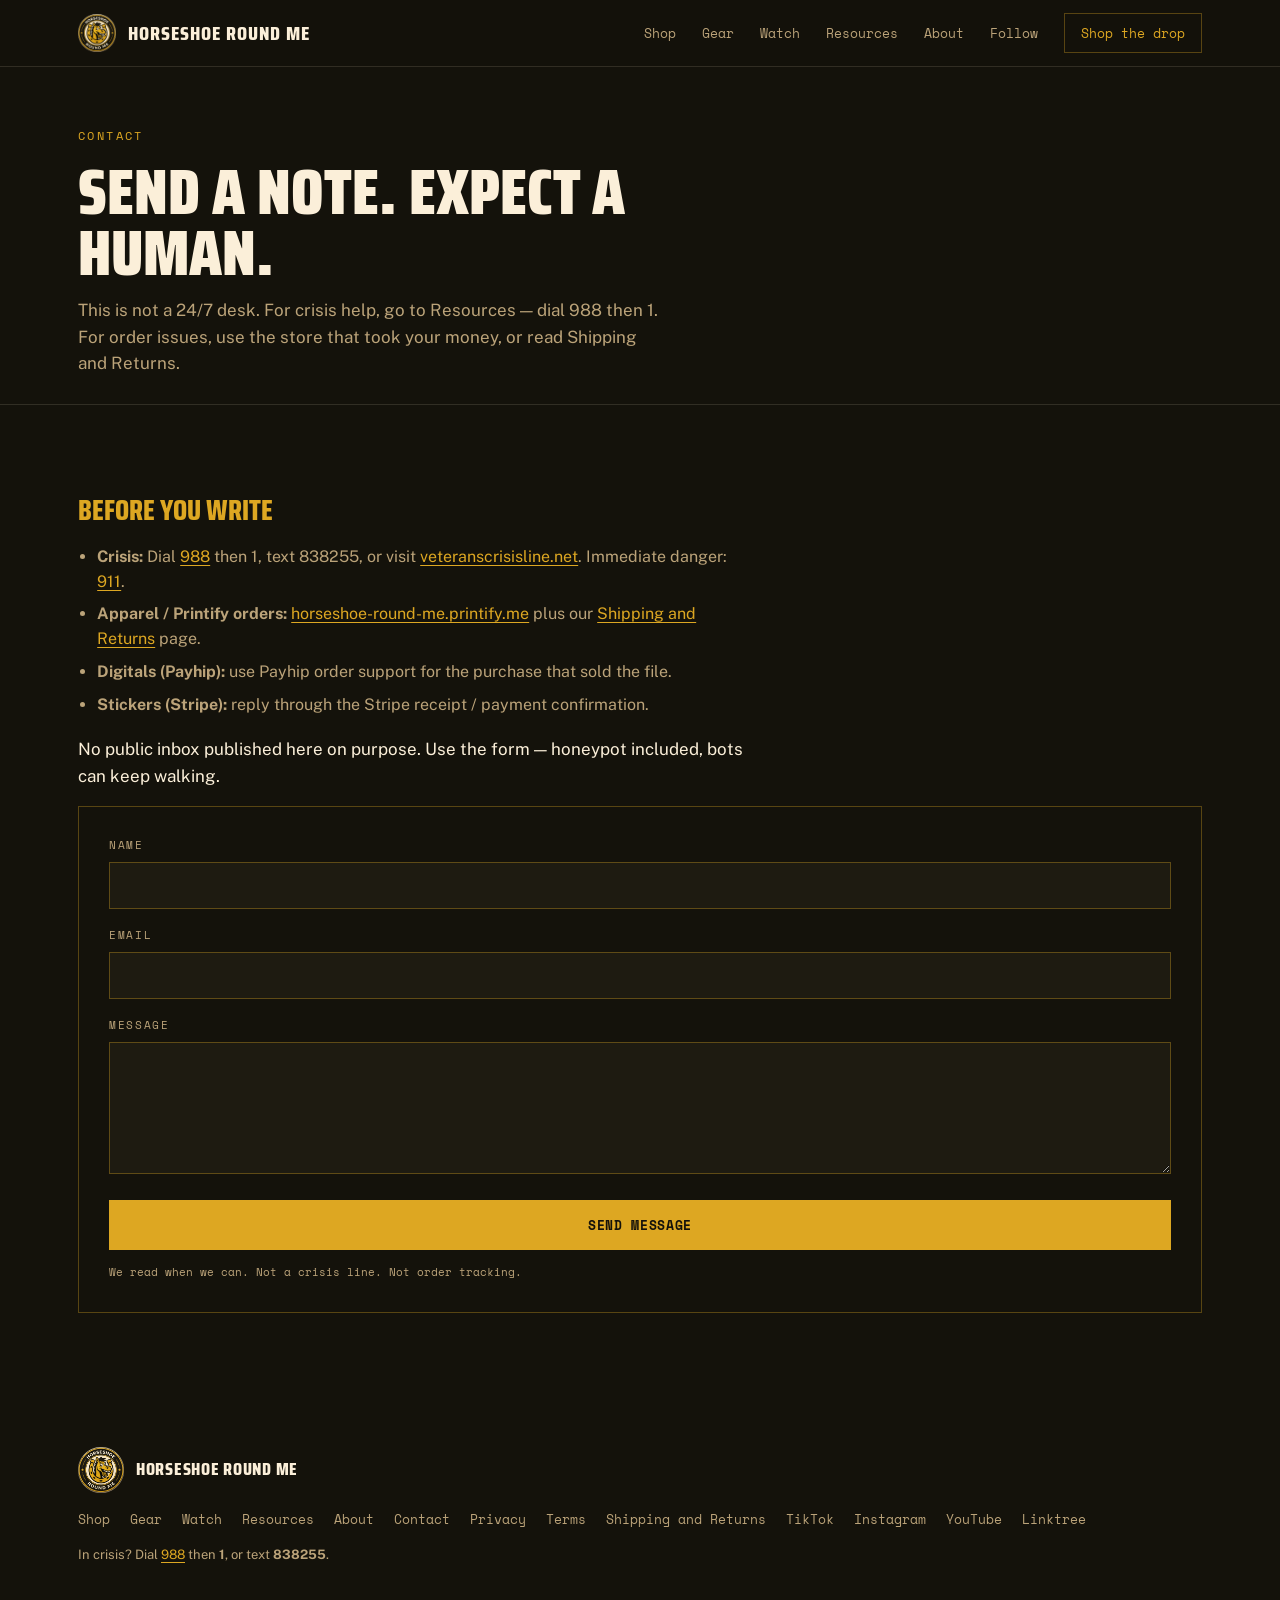
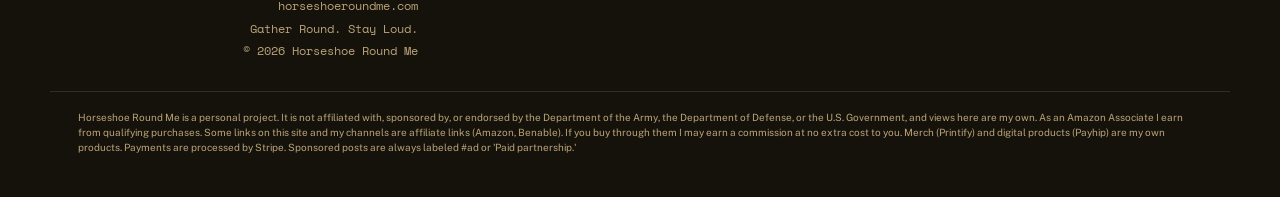
<file: contact.html>
<!DOCTYPE html>
<html lang="en">
<head>
<meta charset="UTF-8">
<meta name="viewport" content="width=device-width, initial-scale=1.0">
<title>Contact — Horseshoe Round Me</title>
<meta name="description" content="Contact Horseshoe Round Me. Not 24/7. Crisis help: 988 then 1. Order issues go to Printify, Payhip, Stripe, or Shipping and Returns.">
<link rel="canonical" href="https://horseshoeroundme.com/contact">
<meta property="og:type" content="website">
<meta property="og:url" content="https://horseshoeroundme.com/contact">
<meta property="og:title" content="Contact — Horseshoe Round Me">
<meta property="og:description" content="Contact Horseshoe Round Me. Not 24/7. Crisis help: 988 then 1. Order issues go to Printify, Payhip, Stripe, or Shipping and Returns.">
<meta property="og:image" content="https://horseshoeroundme.com/assets/logo.png">
<meta property="og:site_name" content="Horseshoe Round Me">
<meta name="twitter:card" content="summary">
<meta name="twitter:title" content="Contact — Horseshoe Round Me">
<meta name="twitter:description" content="Contact Horseshoe Round Me. Not 24/7. Crisis help: 988 then 1. Order issues go to Printify, Payhip, Stripe, or Shipping and Returns.">
<meta name="twitter:image" content="https://horseshoeroundme.com/assets/logo.png">
<link rel="icon" href="/favicon.ico" sizes="any">
<link rel="icon" type="image/png" href="/favicon.png">
<link rel="apple-touch-icon" href="/assets/logo.png">
<link rel="preconnect" href="https://fonts.googleapis.com">
<link rel="preconnect" href="https://fonts.gstatic.com" crossorigin>
<link href="https://fonts.googleapis.com/css2?family=Saira+Condensed:wght@600;700;800;900&family=Public+Sans:ital,wght@0,400;0,600;0,700;1,400&family=Space+Mono:wght@400;700&display=swap" rel="stylesheet">
<link rel="stylesheet" href="/styles.css">

</head>
<body>
  <a class="skip" href="#main">Skip to content</a>
  <header class="topbar">
    <div class="wrap topbar-inner">
      <a class="brand-lockup" href="/">
        <img src="/assets/logo.png" width="38" height="38" alt="Horseshoe Round Me logo">
        <span class="name">Horseshoe Round Me</span>
      </a>
      <nav class="nav" id="siteNav" aria-label="Primary">
        <a href="/shop">Shop</a>
        <a href="/gear">Gear</a>
        <a href="/watch">Watch</a>
        <a href="/resources">Resources</a>
        <a href="/about">About</a>
        <a href="/watch#follow">Follow</a>
        <a class="btn-mini" href="/shop">Shop the drop</a>
      </nav>
      <button type="button" class="nav-toggle" id="navToggle" aria-expanded="false" aria-controls="siteNav" aria-label="Open menu">Menu</button>
    </div>
  </header>

  <main id="main">
  <section class="page-hero">
    <div class="wrap">
      <span class="eyebrow">Contact</span>
      <h1>Send a note. Expect a human.</h1>
      <p class="lead">This is not a 24/7 desk. For crisis help, go to Resources — dial 988 then 1. For order issues, use the store that took your money, or read Shipping and Returns.</p>
    </div>
  </section>
  <section class="page-body">
    <div class="wrap" class="contact-grid">
      <div class="prose">
        <h2>Before you write</h2>
        <ul>
          <li><strong>Crisis:</strong> Dial <a href="tel:988">988</a> then 1, text 838255, or visit <a href="https://www.veteranscrisisline.net/" rel="noopener noreferrer" target="_blank">veteranscrisisline.net</a>. Immediate danger: <a href="tel:911">911</a>.</li>
          <li><strong>Apparel / Printify orders:</strong> <a href="https://horseshoe-round-me.printify.me/" rel="noopener noreferrer" target="_blank">horseshoe-round-me.printify.me</a> plus our <a href="/shipping">Shipping and Returns</a> page.</li>
          <li><strong>Digitals (Payhip):</strong> use Payhip order support for the purchase that sold the file.</li>
          <li><strong>Stickers (Stripe):</strong> reply through the Stripe receipt / payment confirmation.</li>
        </ul>
        <p>No public inbox published here on purpose. Use the form — honeypot included, bots can keep walking.</p>
      </div>
      <div>
        <form class="form" id="contactForm" name="contact" method="POST" data-netlify="true" netlify-honeypot="bot-field" action="/">
          <input type="hidden" name="form-name" value="contact">
          <p class="hp" hidden><label>Leave this empty: <input name="bot-field" tabindex="-1" autocomplete="off"></label></p>
          <div class="field"><label for="cname">Name</label><input id="cname" name="name" type="text" required autocomplete="name"></div>
          <div class="field"><label for="cemail">Email</label><input id="cemail" name="email" type="email" required autocomplete="email"></div>
          <div class="field"><label for="cmsg">Message</label><textarea id="cmsg" name="message" required rows="6" style="width:100%;background:var(--ink-2);border:1px solid var(--line-gold);color:var(--cream-bright);padding:14px 16px;font-family:inherit;font-size:15px"></textarea></div>
          <button class="btn btn-primary" id="contactBtn" type="submit">Send message</button>
          <p class="form-error" id="contactError" role="alert">Didn't go through — try again.</p>
          <p class="fineprint">We read when we can. Not a crisis line. Not order tracking.</p>
        </form>
        <div class="success" id="contactSuccess" role="status">
          <div class="check">Got it.</div>
          <p>If it needs a reply, you'll hear back. If it's a crisis, use 988.</p>
        </div>
      </div>
    </div>
  </section>
  </main>
  <footer>
    <div class="wrap">
      <div>
        <div class="foot-brand"><img src="/assets/logo.png" width="46" height="46" alt=""><span>Horseshoe Round Me</span></div>
        <div class="foot-links">
          <a href="/shop">Shop</a>
          <a href="/gear">Gear</a>
          <a href="/watch">Watch</a>
          <a href="/resources">Resources</a>
          <a href="/about">About</a>
          <a href="/contact">Contact</a>
          <a href="/privacy">Privacy</a>
          <a href="/terms">Terms</a>
          <a href="/shipping">Shipping and Returns</a>
          <a href="https://www.tiktok.com/@horseshoeroundme" rel="noopener noreferrer" target="_blank">TikTok</a>
          <a href="https://www.instagram.com/horseshoe_round_me/" rel="noopener noreferrer" target="_blank">Instagram</a>
          <a href="https://www.youtube.com/@Horseshoeroundme" rel="noopener noreferrer" target="_blank">YouTube</a>
          <a href="https://linktr.ee/horseshoeroundme" rel="noopener noreferrer" target="_blank">Linktree</a>
        </div>
        <p class="foot-crisis">In crisis? Dial <a href="tel:988">988</a> then <strong>1</strong>, or text <strong>838255</strong>.</p>
      </div>
      <div class="foot-aside">
        <div class="foot-meta">
          horseshoeroundme.com<br>
          Gather Round. Stay Loud.<br>
          © 2026 Horseshoe Round Me
        </div>
      </div>
    </div>
    <div class="wrap foot-disclosure-wrap"><p class="foot-disclosure" id="disclosure">Horseshoe Round Me is a personal project. It is not affiliated with, sponsored by, or endorsed by the Department of the Army, the Department of Defense, or the U.S. Government, and views here are my own. As an Amazon Associate I earn from qualifying purchases. Some links on this site and my channels are affiliate links (Amazon, Benable). If you buy through them I may earn a commission at no extra cost to you. Merch (Printify) and digital products (Payhip) are my own products. Payments are processed by Stripe. Sponsored posts are always labeled #ad or 'Paid partnership.'</p></div>
  </footer>
<script src="/site.js" defer></script>
</body>
</html>
</file>
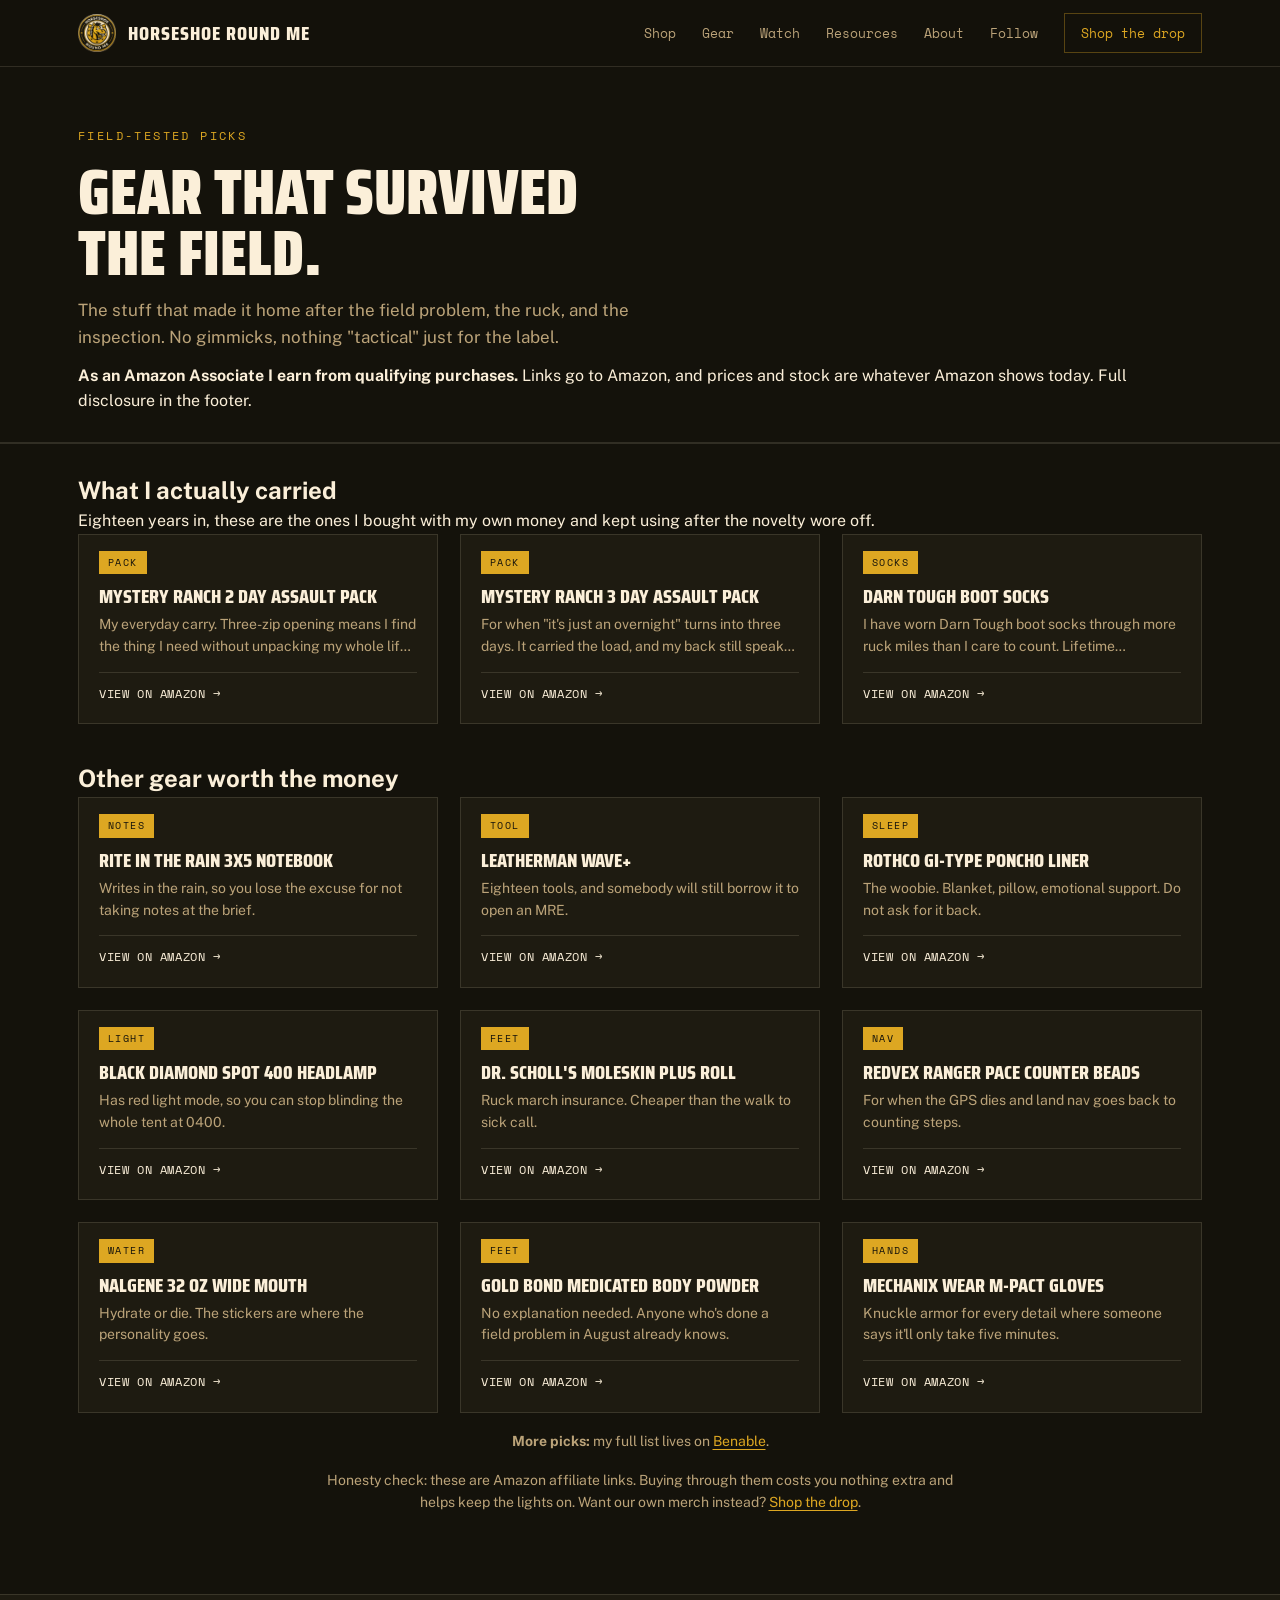
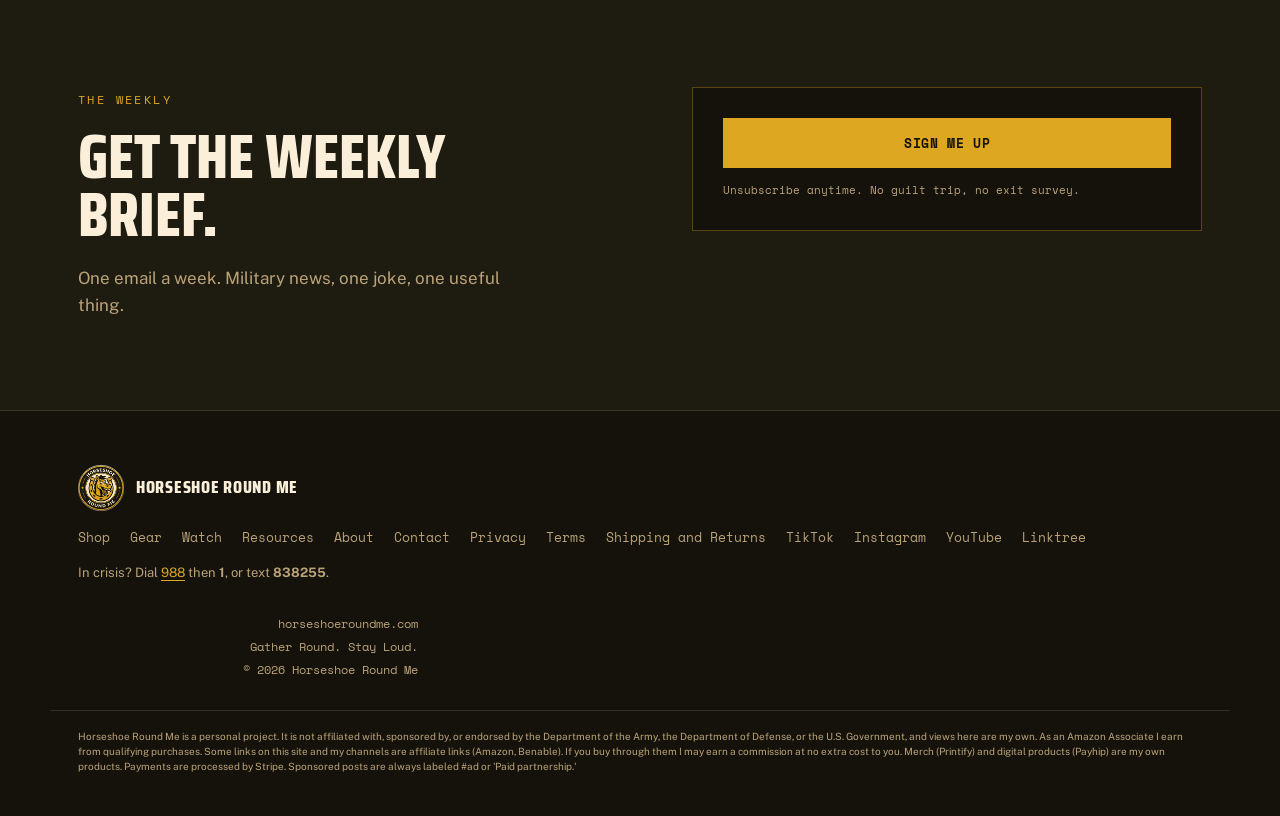
<file: gear.html>
<!DOCTYPE html>
<html lang="en">
<head>
<meta charset="UTF-8">
<meta name="viewport" content="width=device-width, initial-scale=1.0">
<title>Gear — Horseshoe Round Me</title>
<meta name="description" content="Gear that survived the field: boot socks, woobies, multitools and other kit troops and vets actually use. Amazon affiliate picks.">
<link rel="canonical" href="https://horseshoeroundme.com/gear">
<meta property="og:type" content="website">
<meta property="og:url" content="https://horseshoeroundme.com/gear">
<meta property="og:title" content="Gear — Horseshoe Round Me">
<meta property="og:description" content="Gear that survived the field: boot socks, woobies, multitools and other kit troops and vets actually use. Amazon affiliate picks.">
<meta property="og:image" content="https://horseshoeroundme.com/assets/logo.png">
<meta property="og:site_name" content="Horseshoe Round Me">
<meta name="twitter:card" content="summary">
<meta name="twitter:title" content="Gear — Horseshoe Round Me">
<meta name="twitter:description" content="Gear that survived the field: boot socks, woobies, multitools and other kit troops and vets actually use. Amazon affiliate picks.">
<meta name="twitter:image" content="https://horseshoeroundme.com/assets/logo.png">
<link rel="icon" href="/favicon.ico" sizes="any">
<link rel="icon" type="image/png" href="/favicon.png">
<link rel="apple-touch-icon" href="/assets/logo.png">
<link rel="preconnect" href="https://fonts.googleapis.com">
<link rel="preconnect" href="https://fonts.gstatic.com" crossorigin>
<link href="https://fonts.googleapis.com/css2?family=Saira+Condensed:wght@600;700;800;900&family=Public+Sans:ital,wght@0,400;0,600;0,700;1,400&family=Space+Mono:wght@400;700&display=swap" rel="stylesheet">
<link rel="stylesheet" href="/styles.css">

</head>
<body>
  <a class="skip" href="#main">Skip to content</a>
  <header class="topbar">
    <div class="wrap topbar-inner">
      <a class="brand-lockup" href="/">
        <img src="/assets/logo.png" width="38" height="38" alt="Horseshoe Round Me logo">
        <span class="name">Horseshoe Round Me</span>
      </a>
      <nav class="nav" id="siteNav" aria-label="Primary">
        <a href="/shop">Shop</a>
        <a href="/gear" aria-current="page">Gear</a>
        <a href="/watch">Watch</a>
        <a href="/resources">Resources</a>
        <a href="/about">About</a>
        <a href="/watch#follow">Follow</a>
        <a class="btn-mini" href="/shop">Shop the drop</a>
      </nav>
      <button type="button" class="nav-toggle" id="navToggle" aria-expanded="false" aria-controls="siteNav" aria-label="Open menu">Menu</button>
    </div>
  </header>

  <main id="main">
  <section class="page-hero">
    <div class="wrap">
      <span class="eyebrow">Field-tested picks</span>
      <h1>Gear that survived the field.</h1>
      <p class="lead">The stuff that made it home after the field problem, the ruck, and the inspection. No gimmicks, nothing "tactical" just for the label.</p>
      <p class="fineprint" style="margin-top:14px"><strong>As an Amazon Associate I earn from qualifying purchases.</strong> Links go to Amazon, and prices and stock are whatever Amazon shows today. Full <a href="#disclosure">disclosure</a> in the footer.</p>
    </div>
  </section>
  <section class="shop page-body" style="padding-top:28px">
    <div class="wrap">
      <h2 class="gear-h">What I actually carried</h2>
      <p class="lead">Eighteen years in, these are the ones I bought with my own money and kept using after the novelty wore off.</p>
      <div class="drops">
        <a class="drop" href="https://www.amazon.com/dp/B07RP1L1R1?tag=horseshoeroun-20" rel="sponsored noopener" target="_blank">
          <span class="badge">Pack</span>
          <h3>Mystery Ranch 2 Day Assault Pack</h3>
          <p>My everyday carry. Three-zip opening means I find the thing I need without unpacking my whole life on the hood of a vehicle.</p>
          <span class="get">View on Amazon →</span>
        </a>
        <a class="drop" href="https://www.amazon.com/dp/B0CQJ4CSPD?tag=horseshoeroun-20" rel="sponsored noopener" target="_blank">
          <span class="badge">Pack</span>
          <h3>Mystery Ranch 3 Day Assault Pack</h3>
          <p>For when "it's just an overnight" turns into three days. It carried the load, and my back still speaks to me.</p>
          <span class="get">View on Amazon →</span>
        </a>
        <a class="drop" href="https://www.amazon.com/dp/B078SPRCMG?tag=horseshoeroun-20" rel="sponsored noopener" target="_blank">
          <span class="badge">Socks</span>
          <h3>Darn Tough Boot Socks</h3>
          <p>I have worn Darn Tough boot socks through more ruck miles than I care to count. Lifetime guarantee, which is longer than most of my boots lasted.</p>
          <span class="get">View on Amazon →</span>
        </a>

      </div>
      <h2 class="gear-h" style="margin-top:36px">Other gear worth the money</h2>
      <div class="drops">
       <a class="drop" href="https://www.amazon.com/dp/B000NIXHBI?tag=horseshoeroun-20" rel="sponsored noopener" target="_blank">
          <span class="badge">Notes</span>
          <h3>Rite in the Rain 3x5 Notebook</h3>
          <p>Writes in the rain, so you lose the excuse for not taking notes at the brief.</p>
          <span class="get">View on Amazon →</span>
        </a>
        <a class="drop" href="https://www.amazon.com/dp/B079MJBP21?tag=horseshoeroun-20" rel="sponsored noopener" target="_blank">
          <span class="badge">Tool</span>
          <h3>Leatherman Wave+</h3>
          <p>Eighteen tools, and somebody will still borrow it to open an MRE.</p>
          <span class="get">View on Amazon →</span>
        </a>
        <a class="drop" href="https://www.amazon.com/dp/B0037JEEIK?tag=horseshoeroun-20" rel="sponsored noopener" target="_blank">
          <span class="badge">Sleep</span>
          <h3>Rothco GI-Type Poncho Liner</h3>
          <p>The woobie. Blanket, pillow, emotional support. Do not ask for it back.</p>
          <span class="get">View on Amazon →</span>
        </a>
        <a class="drop" href="https://www.amazon.com/dp/B09NQL4S1L?tag=horseshoeroun-20" rel="sponsored noopener" target="_blank">
          <span class="badge">Light</span>
          <h3>Black Diamond Spot 400 Headlamp</h3>
          <p>Has red light mode, so you can stop blinding the whole tent at 0400.</p>
          <span class="get">View on Amazon →</span>
        </a>
        <a class="drop" href="https://www.amazon.com/dp/B001EPQ9GY?tag=horseshoeroun-20" rel="sponsored noopener" target="_blank">
          <span class="badge">Feet</span>
          <h3>Dr. Scholl's Moleskin Plus Roll</h3>
          <p>Ruck march insurance. Cheaper than the walk to sick call.</p>
          <span class="get">View on Amazon →</span>
        </a>
        <a class="drop" href="https://www.amazon.com/dp/B0BFLX9HG7?tag=horseshoeroun-20" rel="sponsored noopener" target="_blank">
          <span class="badge">Nav</span>
          <h3>RedVex Ranger Pace Counter Beads</h3>
          <p>For when the GPS dies and land nav goes back to counting steps.</p>
          <span class="get">View on Amazon →</span>
        </a>
        <a class="drop" href="https://www.amazon.com/dp/B08WC99D24?tag=horseshoeroun-20" rel="sponsored noopener" target="_blank">
          <span class="badge">Water</span>
          <h3>Nalgene 32 oz Wide Mouth</h3>
          <p>Hydrate or die. The stickers are where the personality goes.</p>
          <span class="get">View on Amazon →</span>
        </a>
        <a class="drop" href="https://www.amazon.com/dp/B08W5DK88Y?tag=horseshoeroun-20" rel="sponsored noopener" target="_blank">
          <span class="badge">Feet</span>
          <h3>Gold Bond Medicated Body Powder</h3>
          <p>No explanation needed. Anyone who's done a field problem in August already knows.</p>
          <span class="get">View on Amazon →</span>
        </a>
        <a class="drop" href="https://www.amazon.com/dp/B009KBZ8X4?tag=horseshoeroun-20" rel="sponsored noopener" target="_blank">
          <span class="badge">Hands</span>
          <h3>Mechanix Wear M-Pact Gloves</h3>
          <p>Knuckle armor for every detail where someone says it'll only take five minutes.</p>
          <span class="get">View on Amazon →</span>
        </a>
      </div>
      <p class="shop-honesty"><strong>More picks:</strong> my full list lives on <a href="https://benable.com/HorseShoeRoundMe/military-grade-gear-vets-actually-trust-mystery-ranch-packs-peltor-ear-pro-boots-edc" rel="noopener" target="_blank">Benable</a>.</p>
      <p class="shop-honesty">Honesty check: these are Amazon affiliate links. Buying through them costs you nothing extra and helps keep the lights on. Want our own merch instead? <a href="/shop">Shop the drop</a>.</p>
    </div>
  </section>
  <section class="news" id="newsletter">
    <div class="wrap">
      <div class="inner">
        <div>
          <span class="eyebrow">The weekly</span>
          <div class="sec-head"><h2>GET THE WEEKLY BRIEF.</h2></div>
          <p class="lead">One email a week. Military news, one joke, one useful thing.</p>
        </div>
        <div>
          <div class="form" id="beehiivSubscribe" data-beehiiv-mount>
            <script async src="https://subscribe-forms.beehiiv.com/v3/loader.js" data-beehiiv-form="03407fcf-b522-4ce4-8583-16a8f3747dad"></script>
            <script type="text/javascript" async src="https://subscribe-forms.beehiiv.com/attribution.js"></script>
            <p class="beehiiv-fallback"><a class="btn btn-primary" href="https://horseshoeroundme.beehiiv.com/?modal=signup">Sign me up</a></p>
            <p class="fineprint">Unsubscribe anytime. No guilt trip, no exit survey.</p>
          </div>
        </div>
      </div>
    </div>
  </section>
  </main>
  <footer>
    <div class="wrap">
      <div>
        <div class="foot-brand"><img src="/assets/logo.png" width="46" height="46" alt=""><span>Horseshoe Round Me</span></div>
        <div class="foot-links">
          <a href="/shop">Shop</a>
          <a href="/gear">Gear</a>
          <a href="/watch">Watch</a>
          <a href="/resources">Resources</a>
          <a href="/about">About</a>
          <a href="/contact">Contact</a>
          <a href="/privacy">Privacy</a>
          <a href="/terms">Terms</a>
          <a href="/shipping">Shipping and Returns</a>
          <a href="https://www.tiktok.com/@horseshoeroundme" rel="noopener noreferrer" target="_blank">TikTok</a>
          <a href="https://www.instagram.com/horseshoe_round_me/" rel="noopener noreferrer" target="_blank">Instagram</a>
          <a href="https://www.youtube.com/@Horseshoeroundme" rel="noopener noreferrer" target="_blank">YouTube</a>
          <a href="https://linktr.ee/horseshoeroundme" rel="noopener noreferrer" target="_blank">Linktree</a>
        </div>
        <p class="foot-crisis">In crisis? Dial <a href="tel:988">988</a> then <strong>1</strong>, or text <strong>838255</strong>.</p>
      </div>
      <div class="foot-aside">
        <div class="foot-meta">
          horseshoeroundme.com<br>
          Gather Round. Stay Loud.<br>
          © 2026 Horseshoe Round Me
        </div>
      </div>
    </div>
    <div class="wrap foot-disclosure-wrap"><p class="foot-disclosure" id="disclosure">Horseshoe Round Me is a personal project. It is not affiliated with, sponsored by, or endorsed by the Department of the Army, the Department of Defense, or the U.S. Government, and views here are my own. As an Amazon Associate I earn from qualifying purchases. Some links on this site and my channels are affiliate links (Amazon, Benable). If you buy through them I may earn a commission at no extra cost to you. Merch (Printify) and digital products (Payhip) are my own products. Payments are processed by Stripe. Sponsored posts are always labeled #ad or 'Paid partnership.'</p></div>
  </footer>
<script src="/site.js" defer></script>
</body>
</html>
</file>
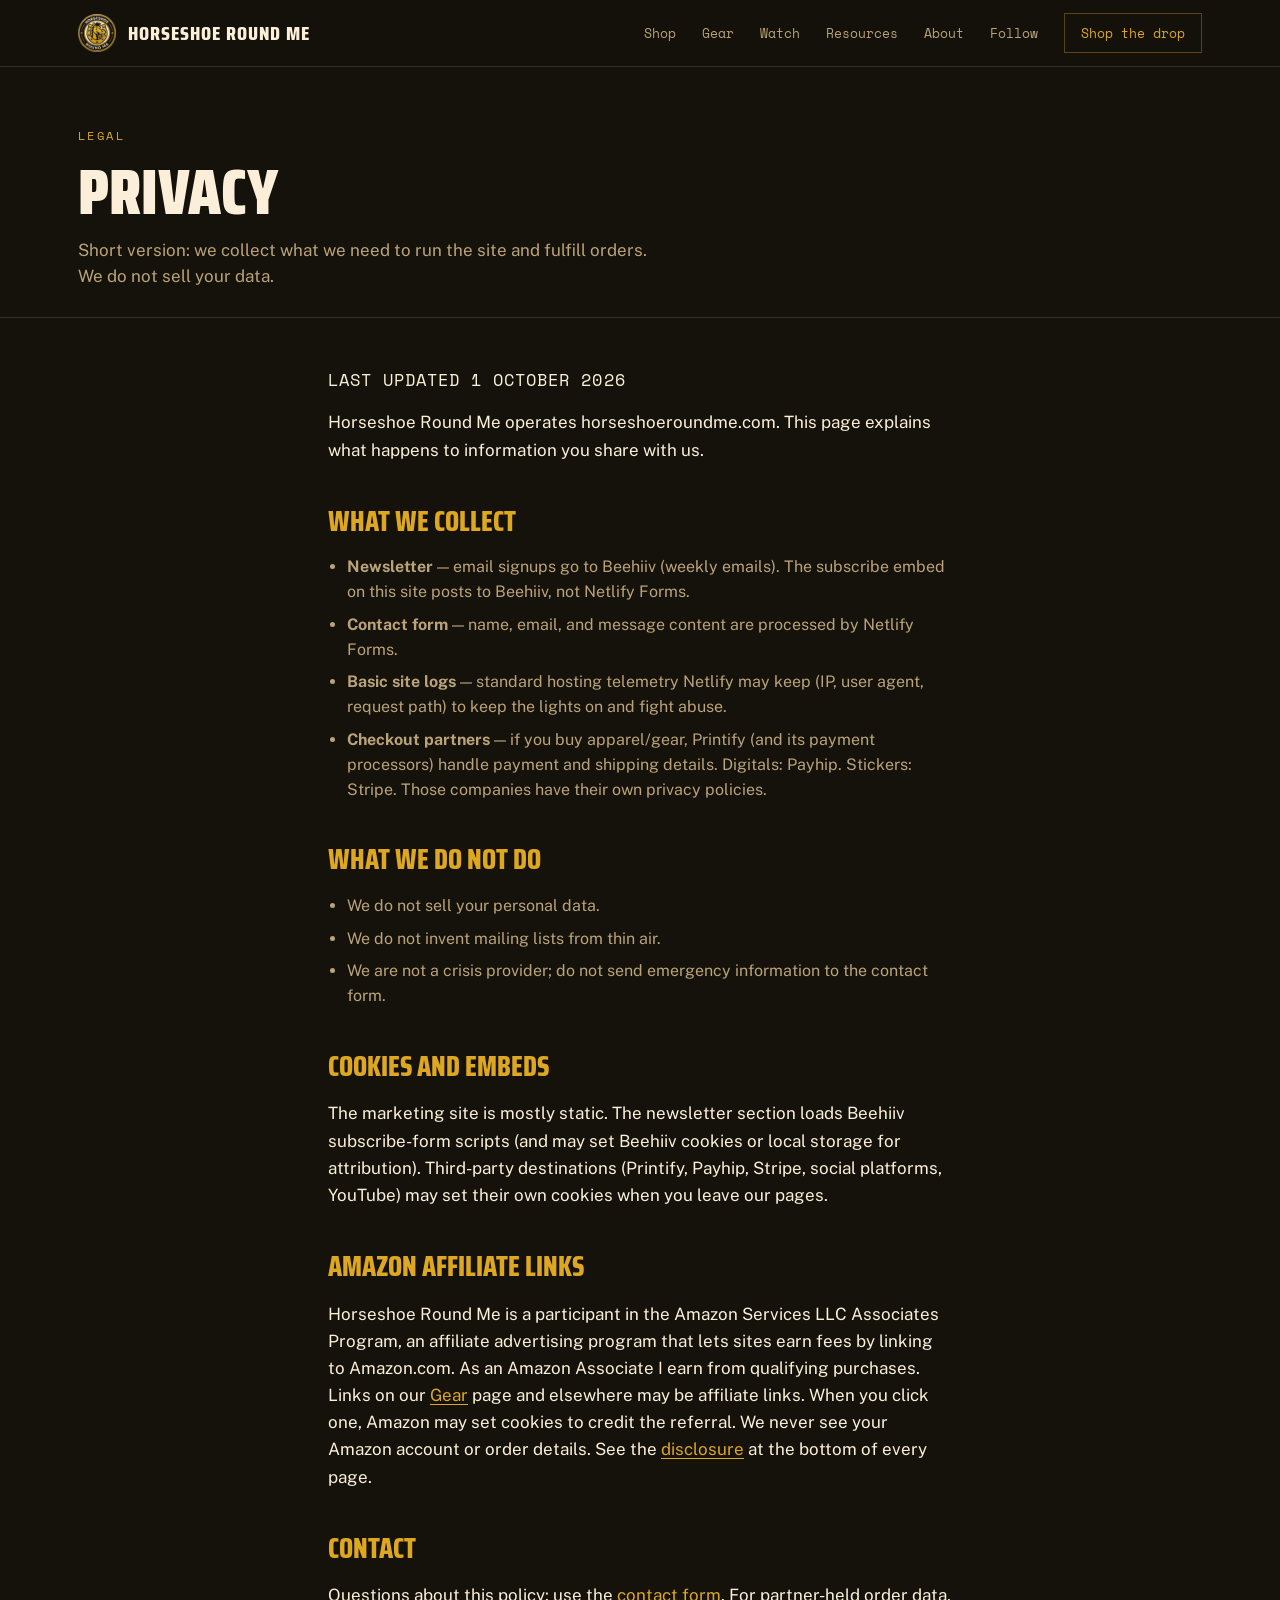
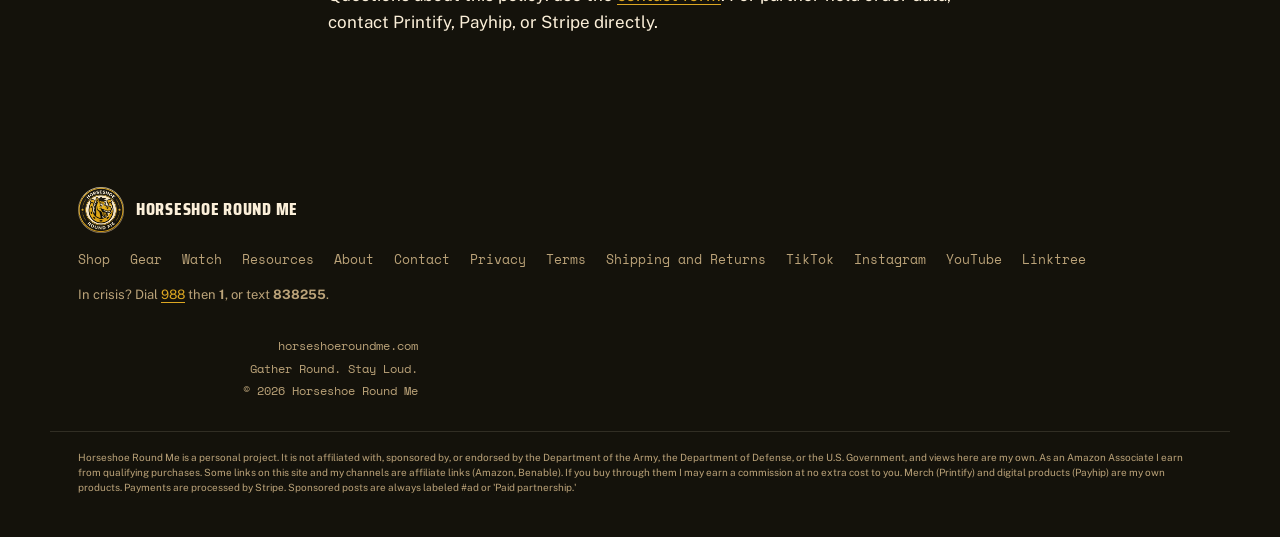
<file: privacy.html>
<!DOCTYPE html>
<html lang="en">
<head>
<meta charset="UTF-8">
<meta name="viewport" content="width=device-width, initial-scale=1.0">
<title>Privacy — Horseshoe Round Me</title>
<meta name="description" content="Plain-language privacy policy for horseshoeroundme.com. Beehiiv, Netlify, Printify, Payhip, Stripe. We do not sell your data.">
<link rel="canonical" href="https://horseshoeroundme.com/privacy">
<meta property="og:type" content="website">
<meta property="og:url" content="https://horseshoeroundme.com/privacy">
<meta property="og:title" content="Privacy — Horseshoe Round Me">
<meta property="og:description" content="Plain-language privacy policy for horseshoeroundme.com. Beehiiv, Netlify, Printify, Payhip, Stripe. We do not sell your data.">
<meta property="og:image" content="https://horseshoeroundme.com/assets/logo.png">
<meta property="og:site_name" content="Horseshoe Round Me">
<meta name="twitter:card" content="summary">
<meta name="twitter:title" content="Privacy — Horseshoe Round Me">
<meta name="twitter:description" content="Plain-language privacy policy for horseshoeroundme.com. Beehiiv, Netlify, Printify, Payhip, Stripe. We do not sell your data.">
<meta name="twitter:image" content="https://horseshoeroundme.com/assets/logo.png">
<link rel="icon" href="/favicon.ico" sizes="any">
<link rel="icon" type="image/png" href="/favicon.png">
<link rel="apple-touch-icon" href="/assets/logo.png">
<link rel="preconnect" href="https://fonts.googleapis.com">
<link rel="preconnect" href="https://fonts.gstatic.com" crossorigin>
<link href="https://fonts.googleapis.com/css2?family=Saira+Condensed:wght@600;700;800;900&family=Public+Sans:ital,wght@0,400;0,600;0,700;1,400&family=Space+Mono:wght@400;700&display=swap" rel="stylesheet">
<link rel="stylesheet" href="/styles.css">

</head>
<body>
  <a class="skip" href="#main">Skip to content</a>
  <header class="topbar">
    <div class="wrap topbar-inner">
      <a class="brand-lockup" href="/">
        <img src="/assets/logo.png" width="38" height="38" alt="Horseshoe Round Me logo">
        <span class="name">Horseshoe Round Me</span>
      </a>
      <nav class="nav" id="siteNav" aria-label="Primary">
        <a href="/shop">Shop</a>
        <a href="/gear">Gear</a>
        <a href="/watch">Watch</a>
        <a href="/resources">Resources</a>
        <a href="/about">About</a>
        <a href="/watch#follow">Follow</a>
        <a class="btn-mini" href="/shop">Shop the drop</a>
      </nav>
      <button type="button" class="nav-toggle" id="navToggle" aria-expanded="false" aria-controls="siteNav" aria-label="Open menu">Menu</button>
    </div>
  </header>

  <main id="main">
  <section class="page-hero"><div class="wrap"><span class="eyebrow">Legal</span><h1>Privacy</h1><p class="lead">Short version: we collect what we need to run the site and fulfill orders. We do not sell your data.</p></div></section>
  <section class="page-body"><div class="wrap prose">
    <p class="legal-updated">Last updated 1 October 2026</p>
    <p>Horseshoe Round Me operates horseshoeroundme.com. This page explains what happens to information you share with us.</p>
    <h2>What we collect</h2>
    <ul>
      <li><strong>Newsletter</strong> — email signups go to Beehiiv (weekly emails). The subscribe embed on this site posts to Beehiiv, not Netlify Forms.</li>
      <li><strong>Contact form</strong> — name, email, and message content are processed by Netlify Forms.</li>
      <li><strong>Basic site logs</strong> — standard hosting telemetry Netlify may keep (IP, user agent, request path) to keep the lights on and fight abuse.</li>
      <li><strong>Checkout partners</strong> — if you buy apparel/gear, Printify (and its payment processors) handle payment and shipping details. Digitals: Payhip. Stickers: Stripe. Those companies have their own privacy policies.</li>
    </ul>
    <h2>What we do not do</h2>
    <ul>
      <li>We do not sell your personal data.</li>
      <li>We do not invent mailing lists from thin air.</li>
      <li>We are not a crisis provider; do not send emergency information to the contact form.</li>
    </ul>
    <h2>Cookies and embeds</h2>
    <p>The marketing site is mostly static. The newsletter section loads Beehiiv subscribe-form scripts (and may set Beehiiv cookies or local storage for attribution). Third-party destinations (Printify, Payhip, Stripe, social platforms, YouTube) may set their own cookies when you leave our pages.</p>
    <h2>Amazon affiliate links</h2>
    <p>Horseshoe Round Me is a participant in the Amazon Services LLC Associates Program, an affiliate advertising program that lets sites earn fees by linking to Amazon.com. As an Amazon Associate I earn from qualifying purchases. Links on our <a href="/gear">Gear</a> page and elsewhere may be affiliate links. When you click one, Amazon may set cookies to credit the referral. We never see your Amazon account or order details. See the <a href="#disclosure">disclosure</a> at the bottom of every page.</p>
    <h2>Contact</h2>
    <p>Questions about this policy: use the <a href="/contact">contact form</a>. For partner-held order data, contact Printify, Payhip, or Stripe directly.</p>
  </div></section>
  </main>
  <footer>
    <div class="wrap">
      <div>
        <div class="foot-brand"><img src="/assets/logo.png" width="46" height="46" alt=""><span>Horseshoe Round Me</span></div>
        <div class="foot-links">
          <a href="/shop">Shop</a>
          <a href="/gear">Gear</a>
          <a href="/watch">Watch</a>
          <a href="/resources">Resources</a>
          <a href="/about">About</a>
          <a href="/contact">Contact</a>
          <a href="/privacy">Privacy</a>
          <a href="/terms">Terms</a>
          <a href="/shipping">Shipping and Returns</a>
          <a href="https://www.tiktok.com/@horseshoeroundme" rel="noopener noreferrer" target="_blank">TikTok</a>
          <a href="https://www.instagram.com/horseshoe_round_me/" rel="noopener noreferrer" target="_blank">Instagram</a>
          <a href="https://www.youtube.com/@Horseshoeroundme" rel="noopener noreferrer" target="_blank">YouTube</a>
          <a href="https://linktr.ee/horseshoeroundme" rel="noopener noreferrer" target="_blank">Linktree</a>
        </div>
        <p class="foot-crisis">In crisis? Dial <a href="tel:988">988</a> then <strong>1</strong>, or text <strong>838255</strong>.</p>
      </div>
      <div class="foot-aside">
        <div class="foot-meta">
          horseshoeroundme.com<br>
          Gather Round. Stay Loud.<br>
          © 2026 Horseshoe Round Me
        </div>
      </div>
    </div>
    <div class="wrap foot-disclosure-wrap"><p class="foot-disclosure" id="disclosure">Horseshoe Round Me is a personal project. It is not affiliated with, sponsored by, or endorsed by the Department of the Army, the Department of Defense, or the U.S. Government, and views here are my own. As an Amazon Associate I earn from qualifying purchases. Some links on this site and my channels are affiliate links (Amazon, Benable). If you buy through them I may earn a commission at no extra cost to you. Merch (Printify) and digital products (Payhip) are my own products. Payments are processed by Stripe. Sponsored posts are always labeled #ad or 'Paid partnership.'</p></div>
  </footer>
<script src="/site.js" defer></script>
</body>
</html>
</file>
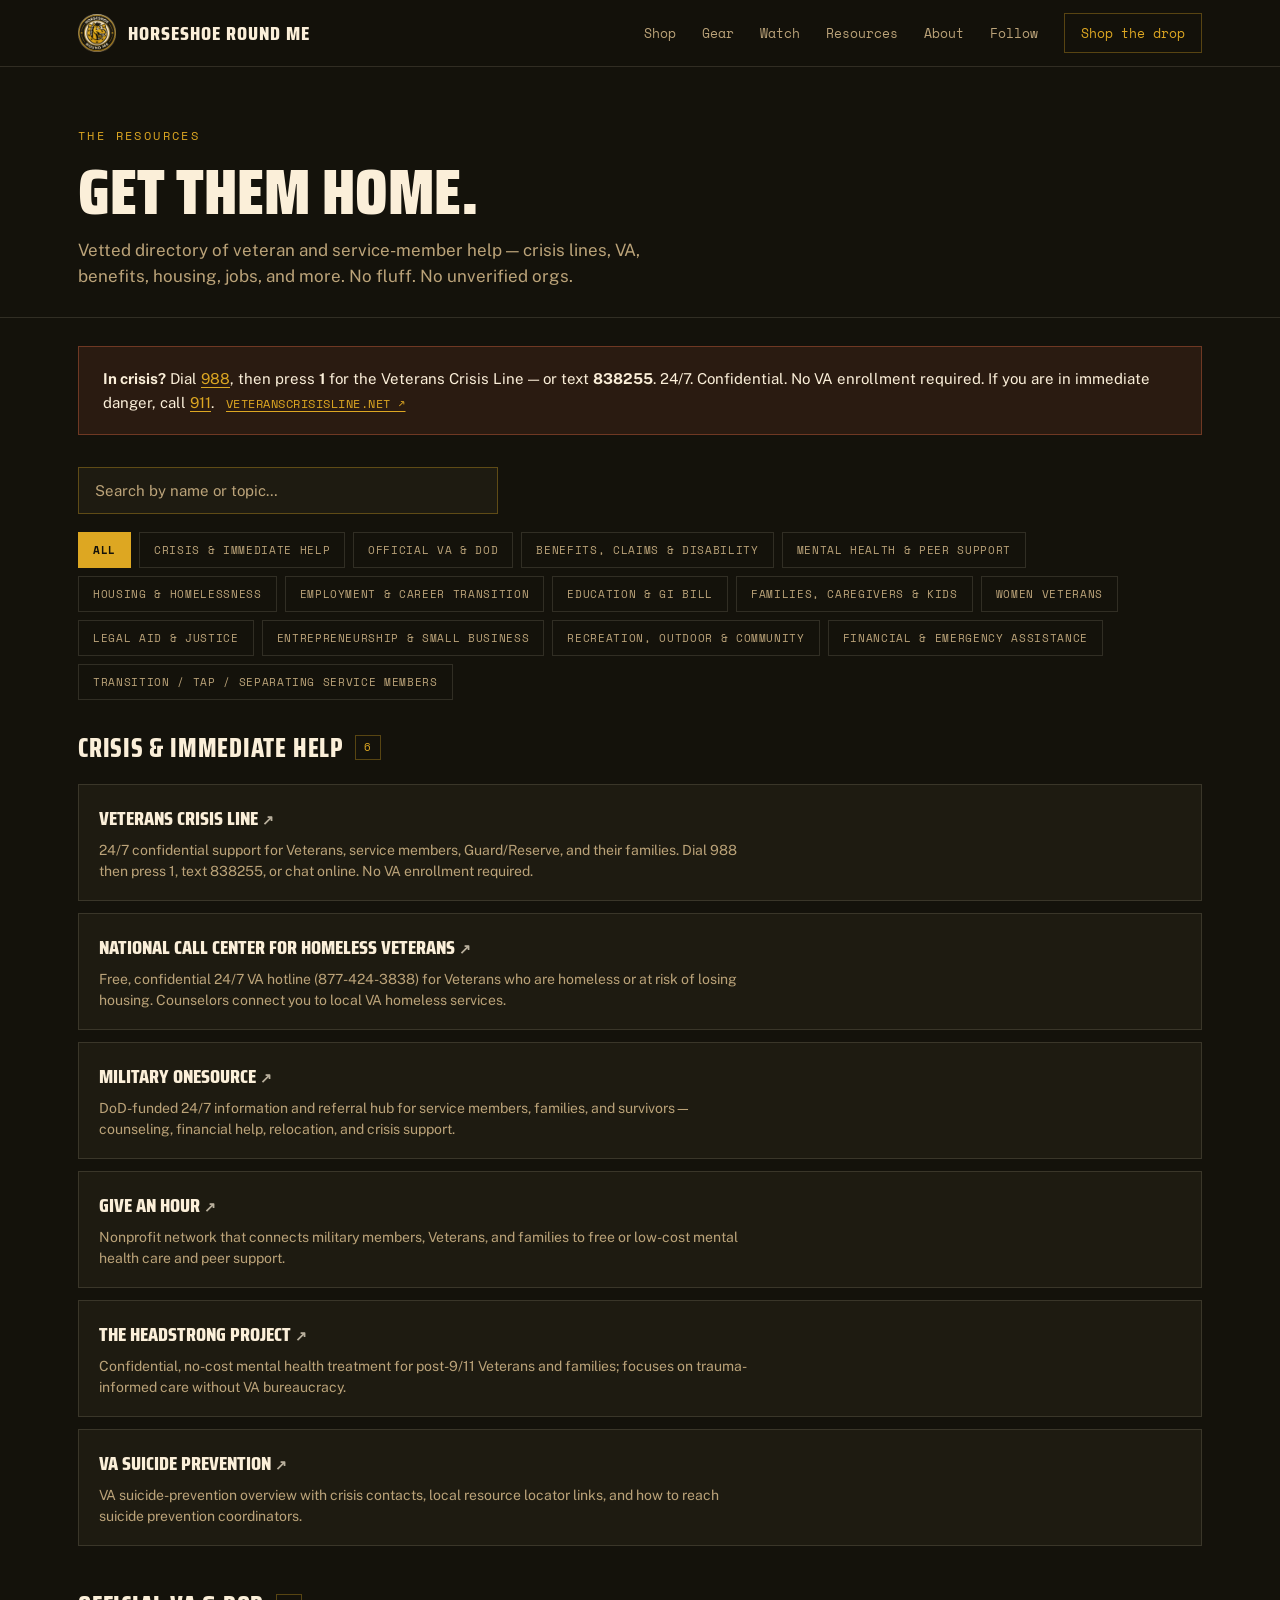
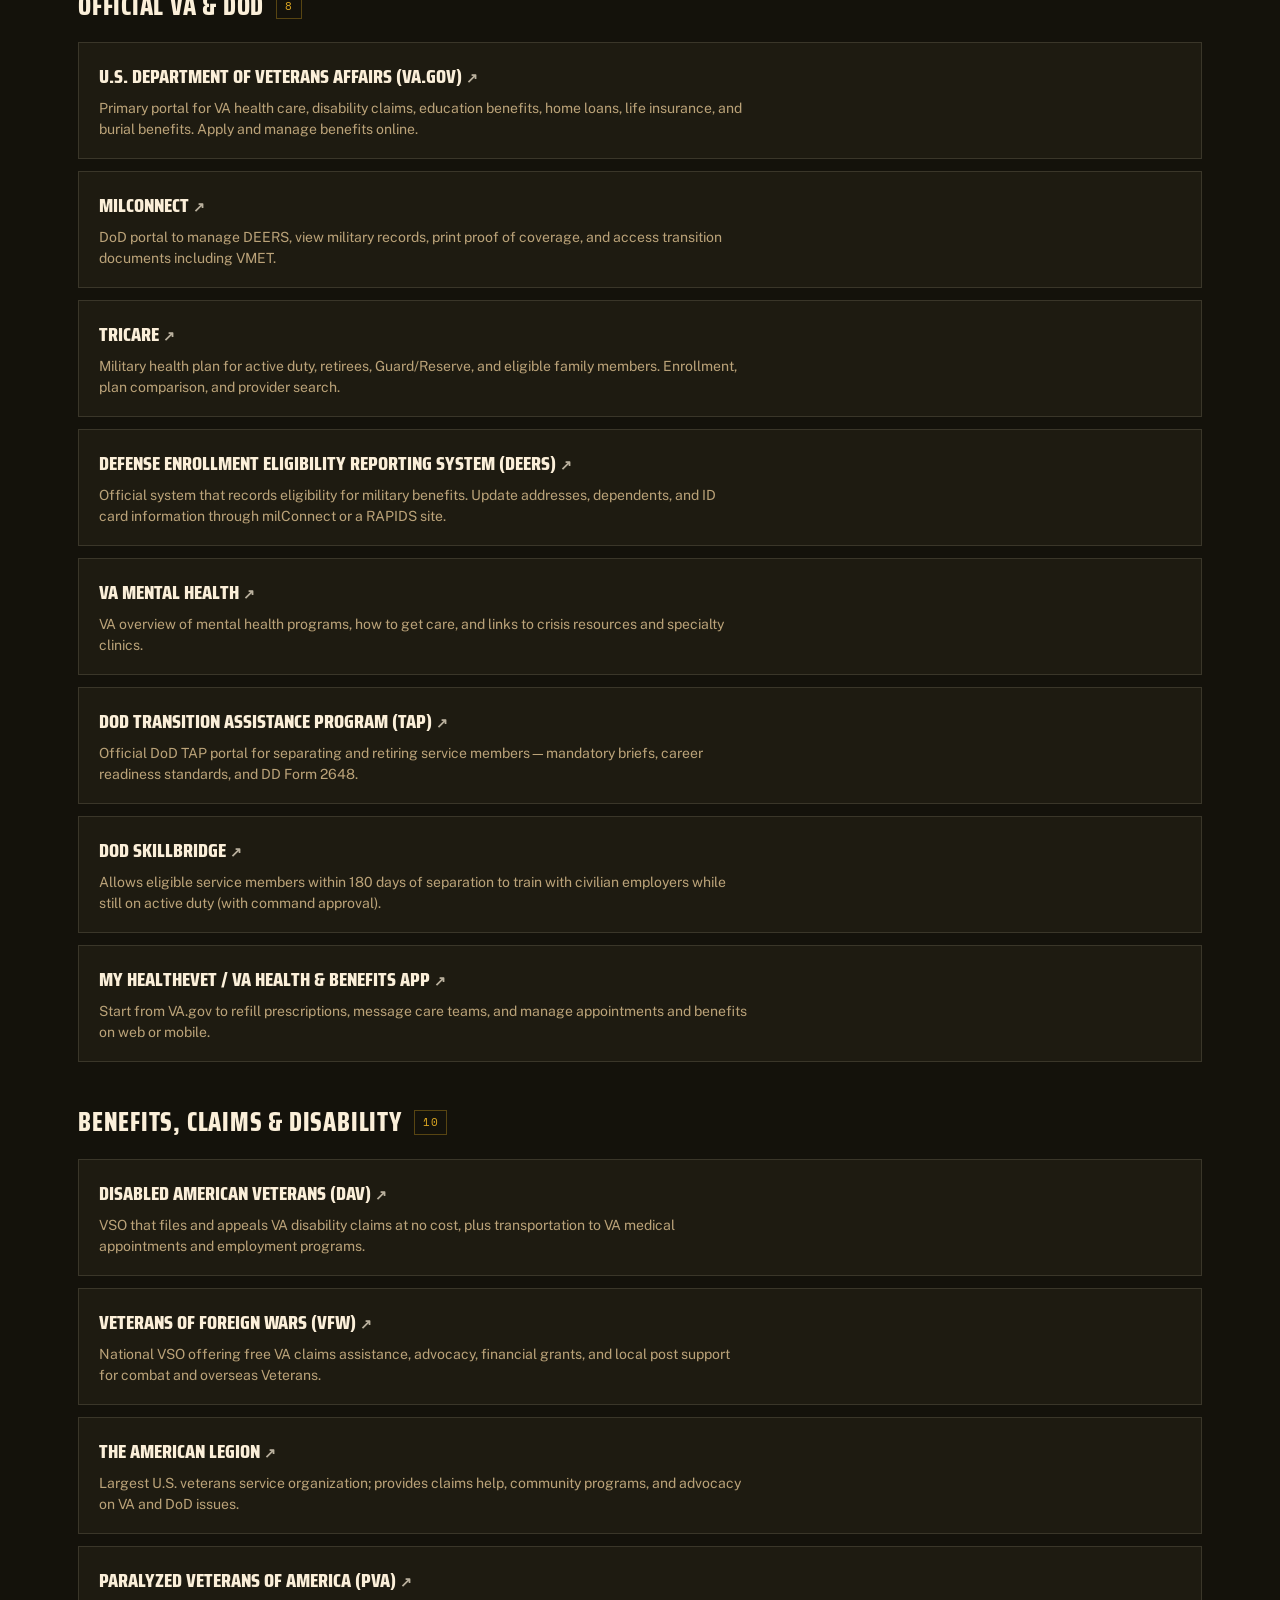
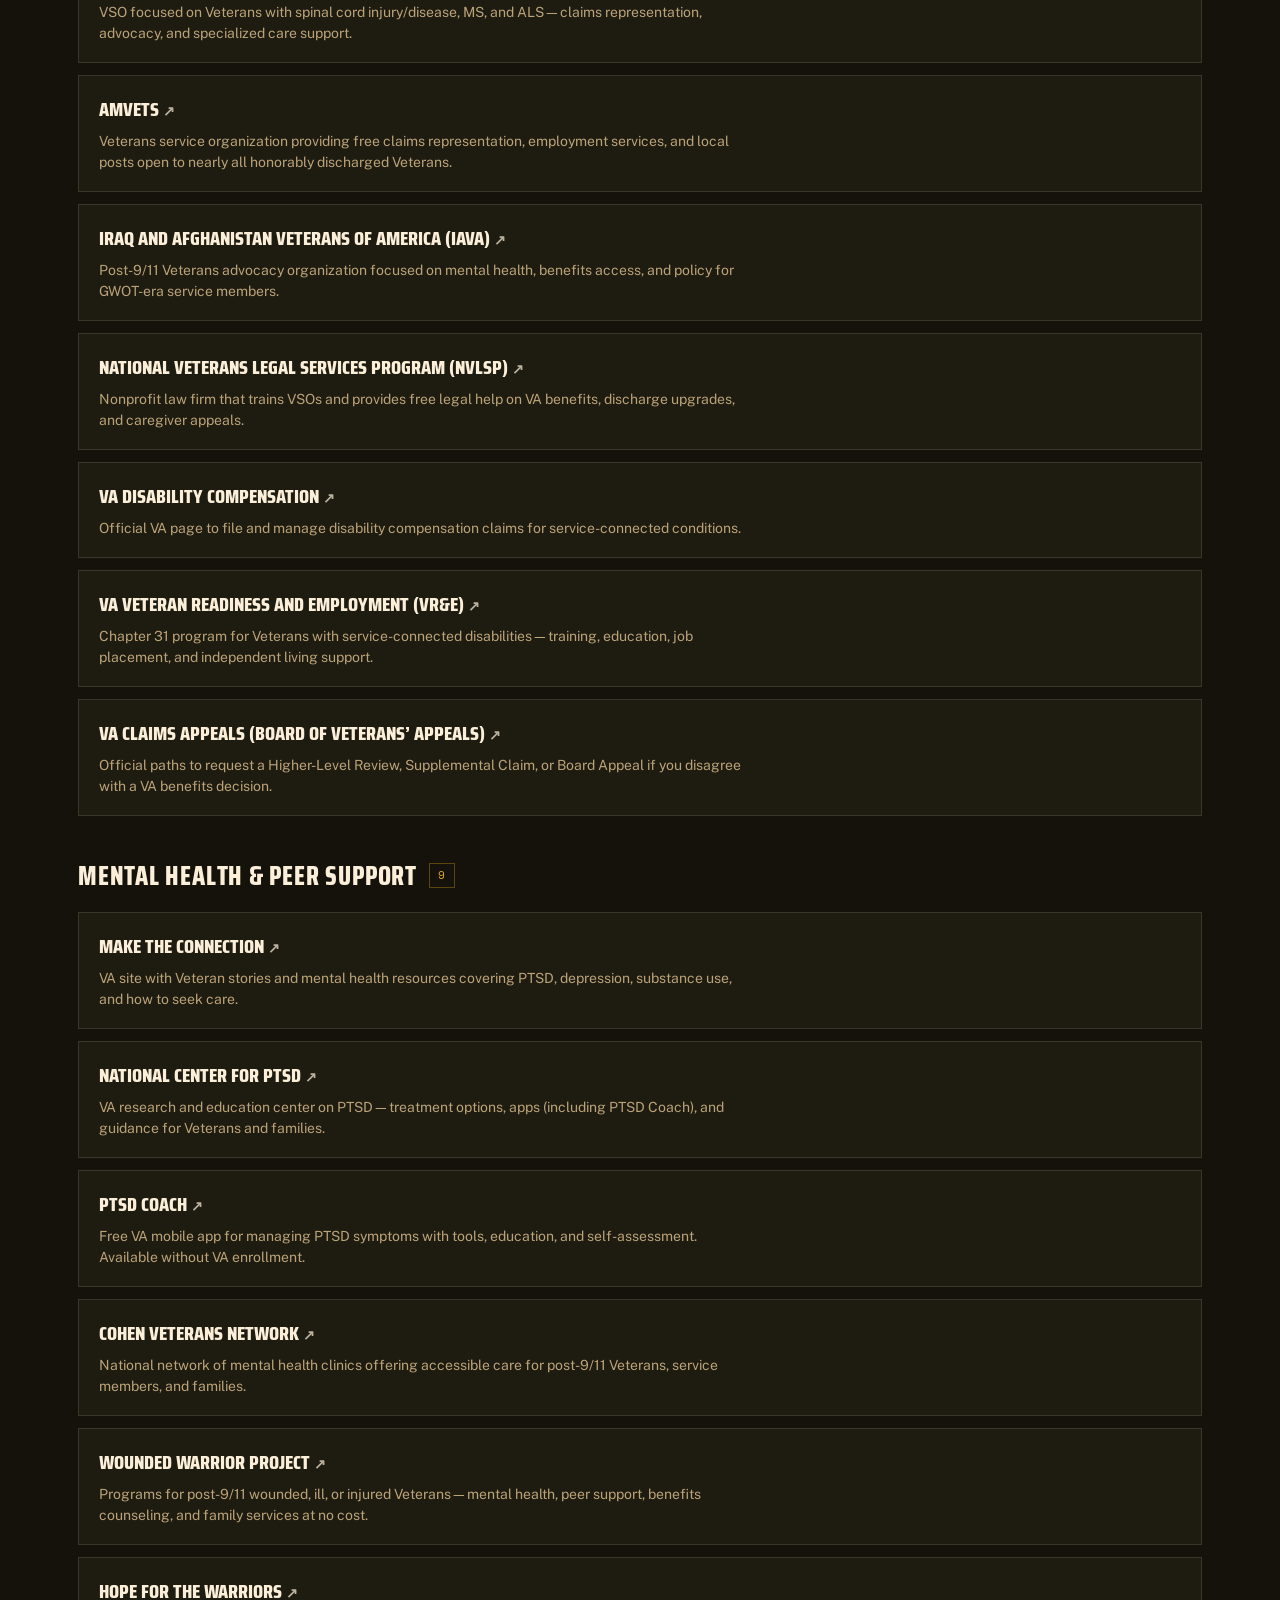
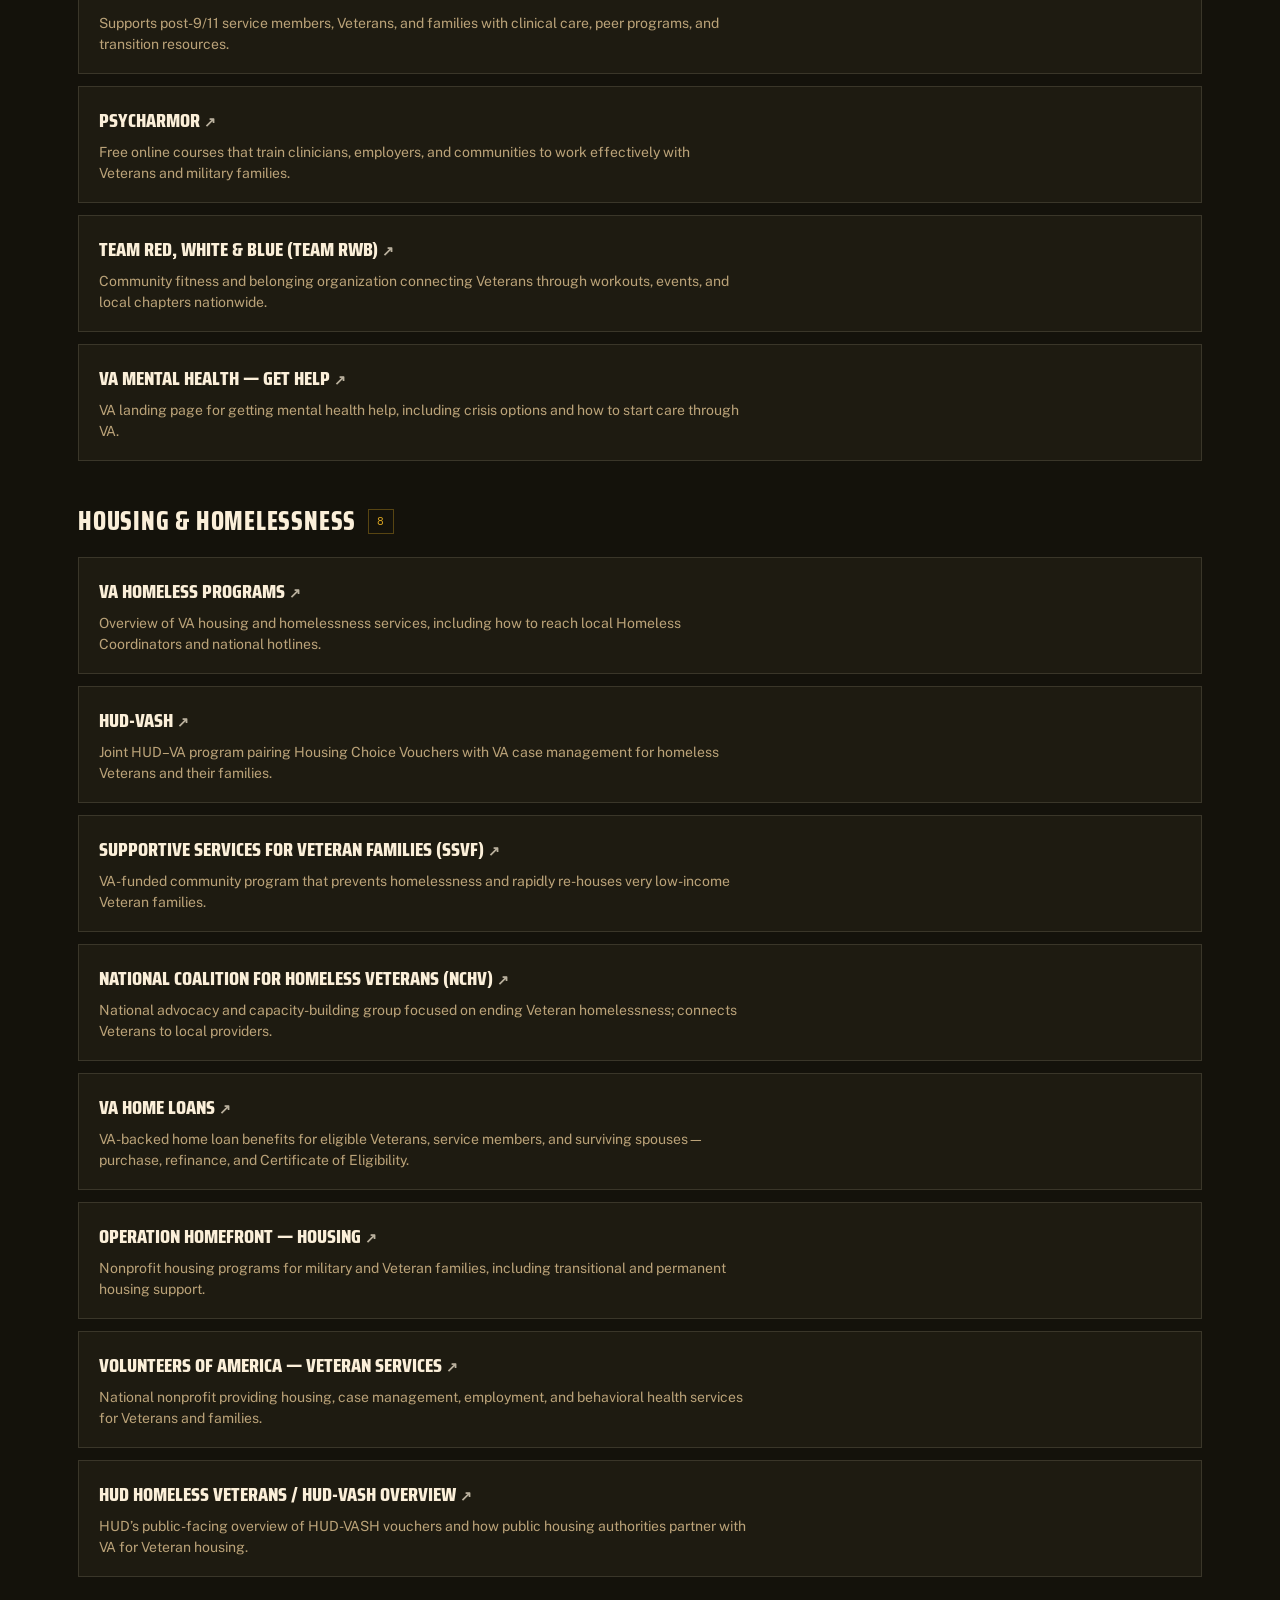
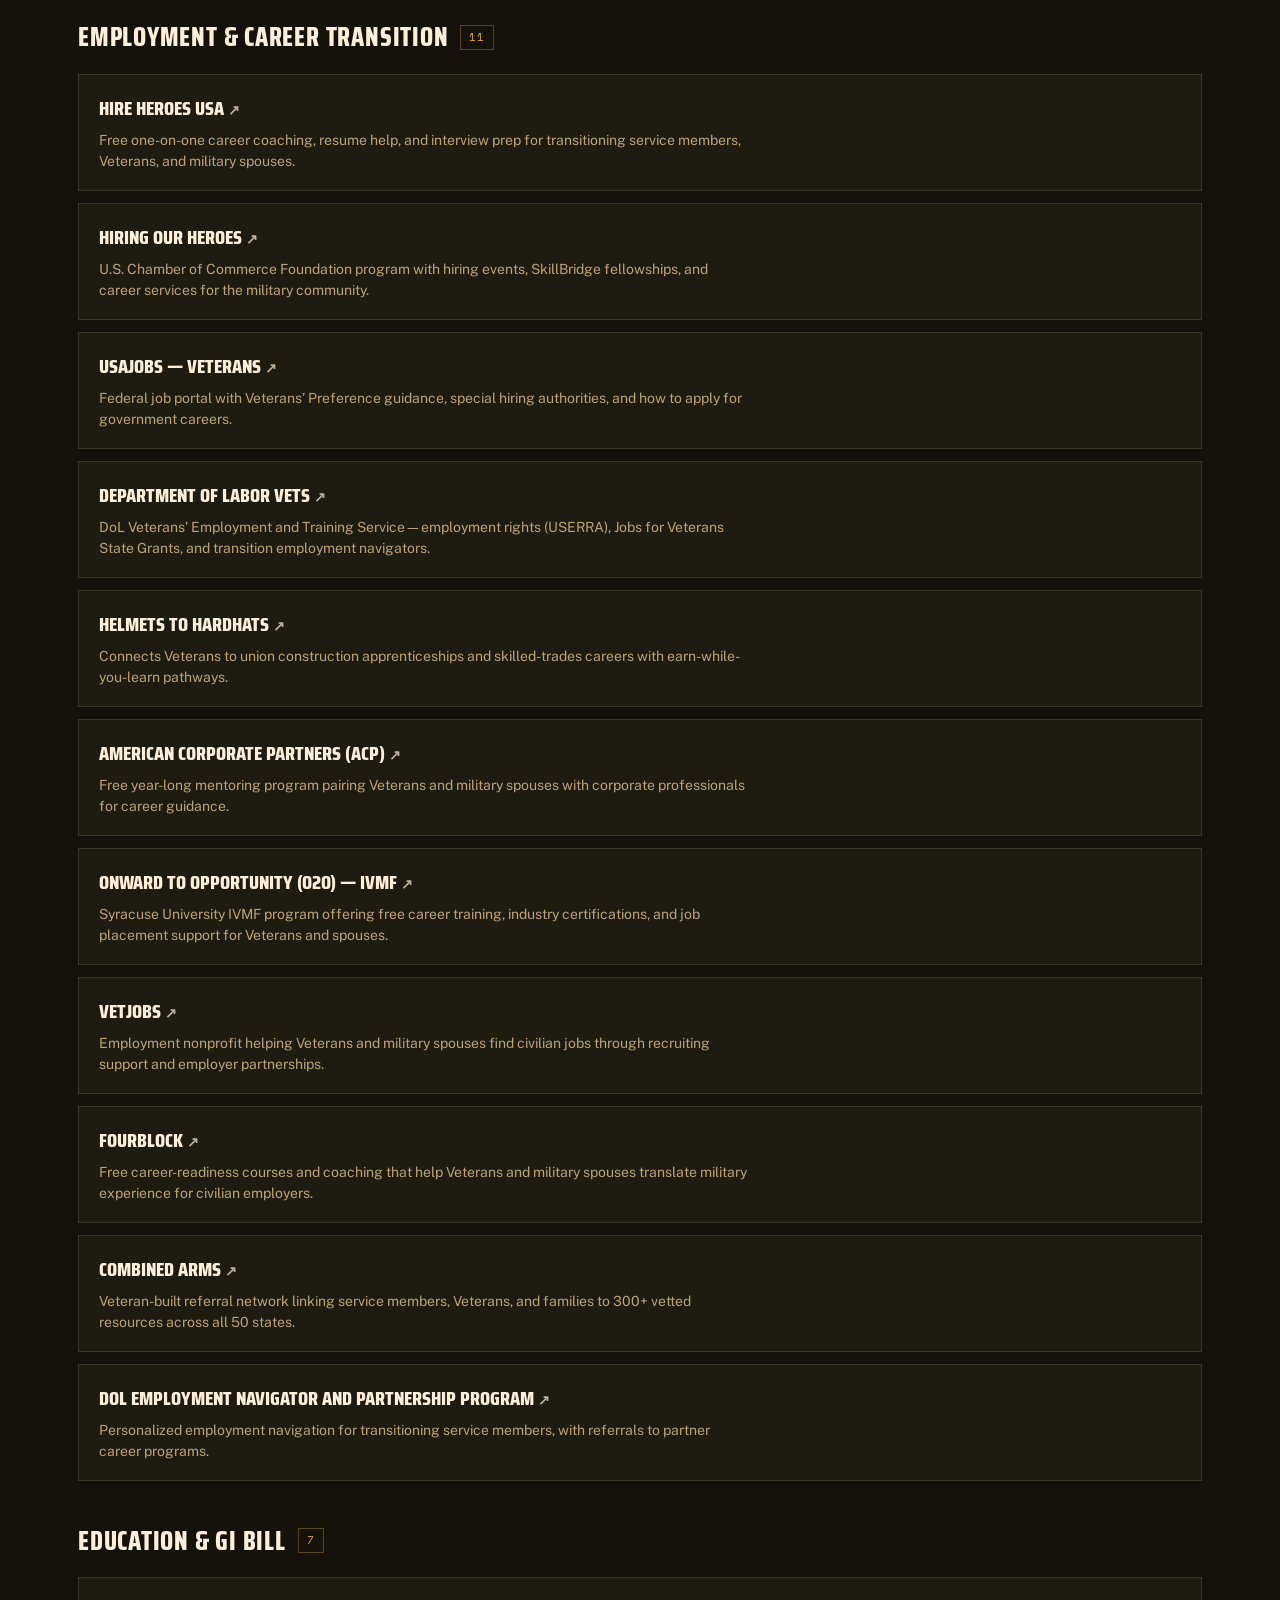
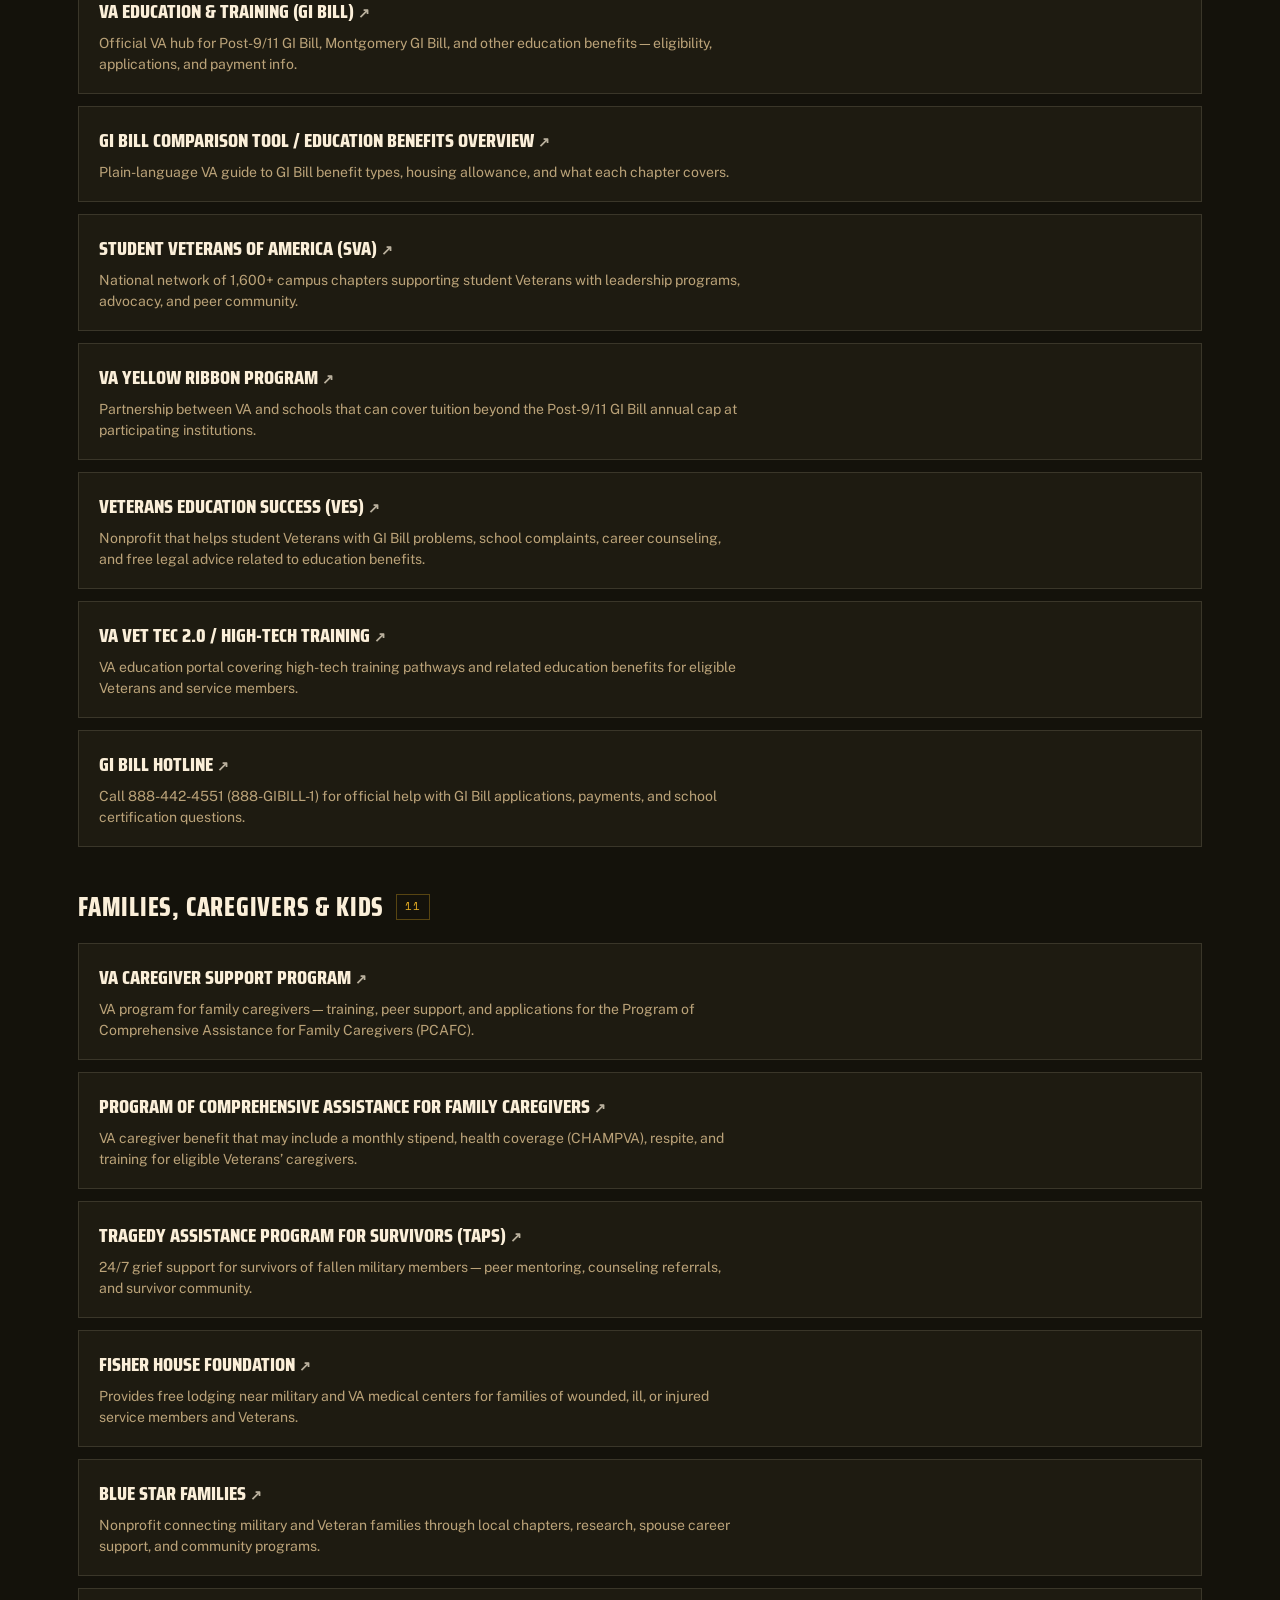
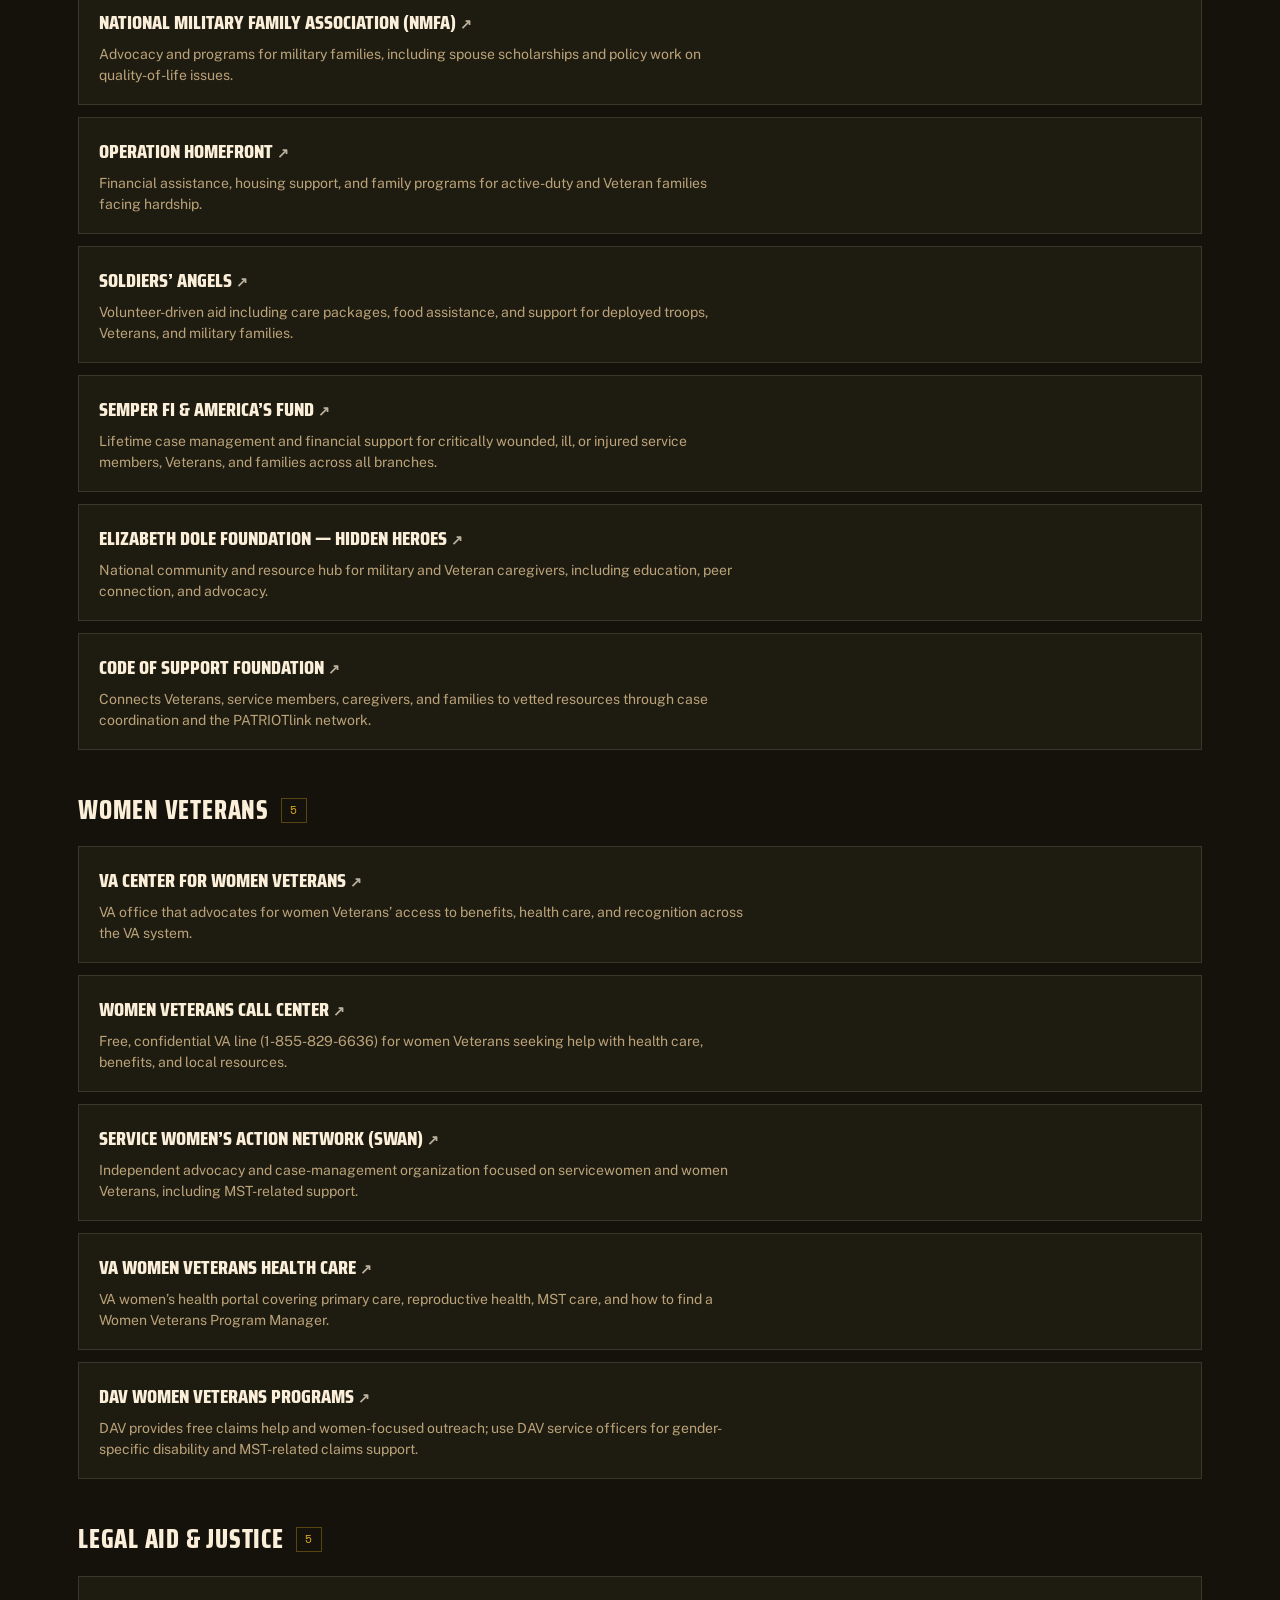
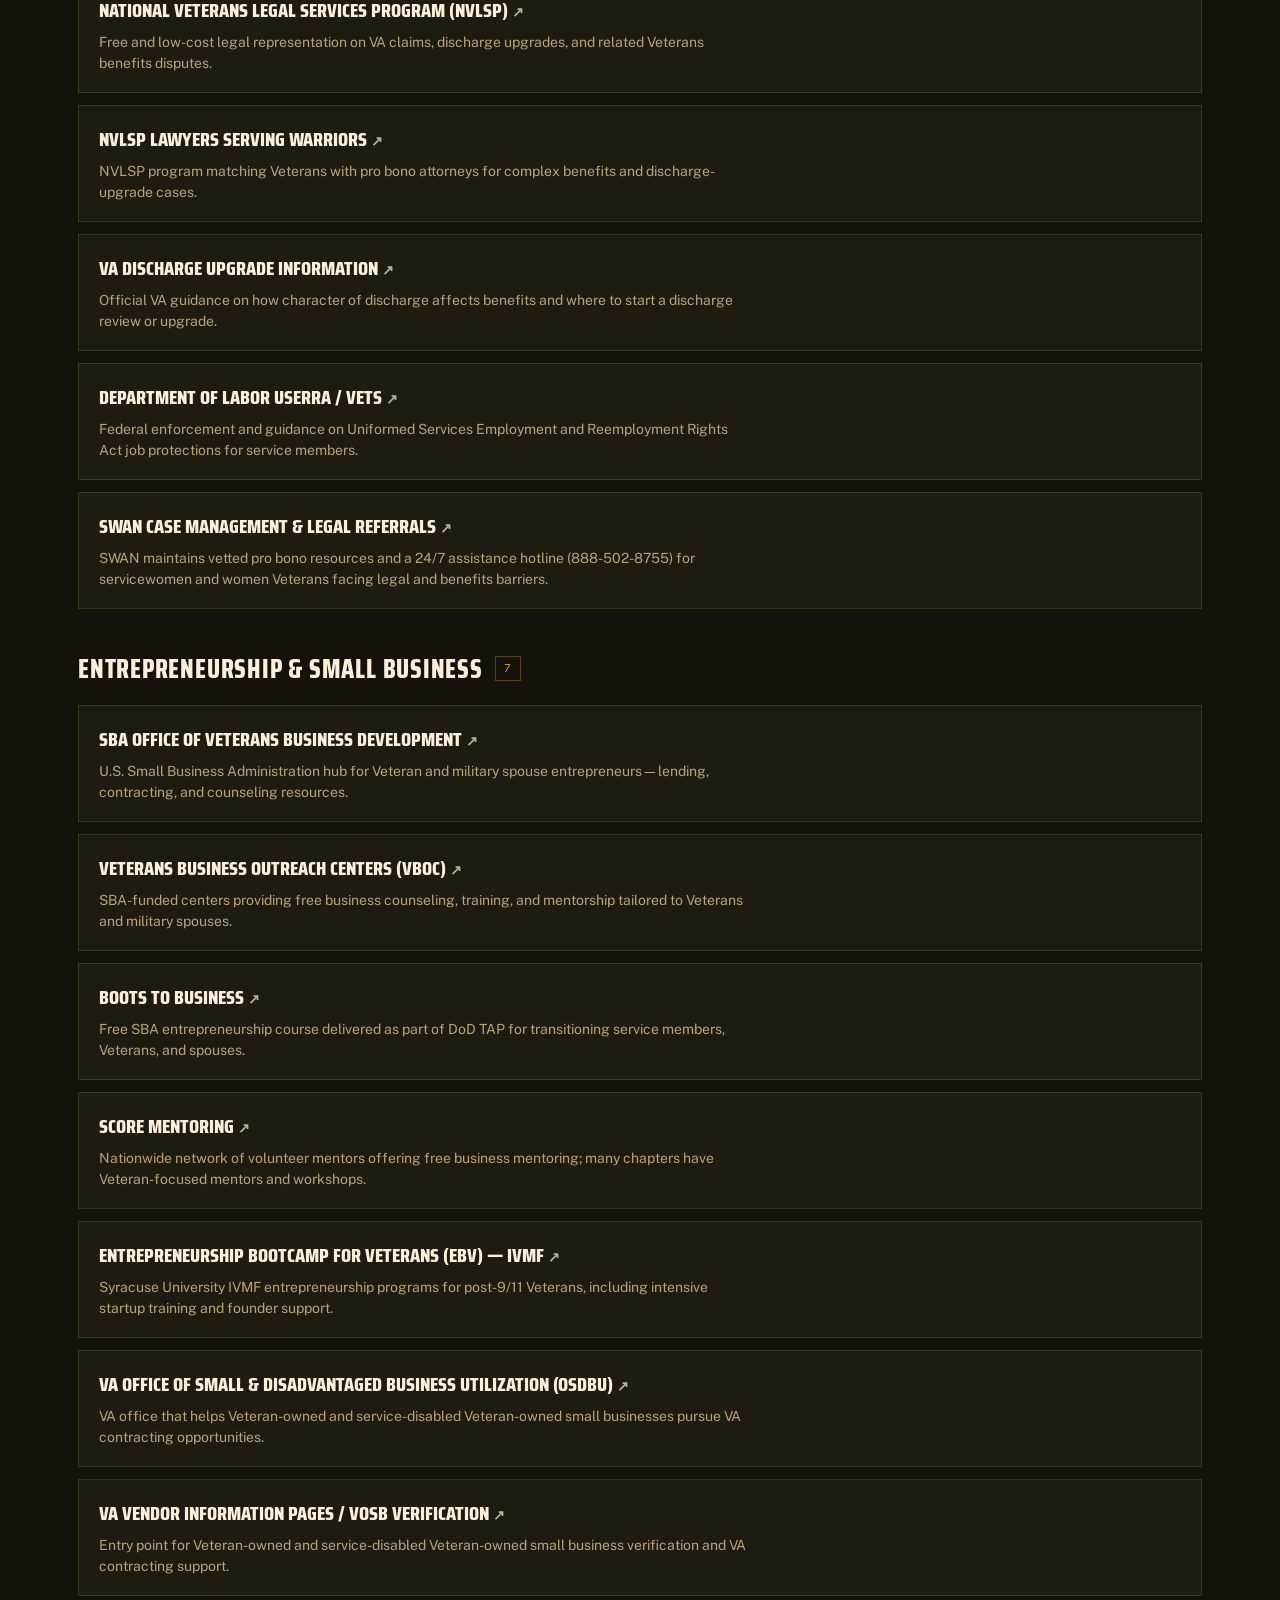
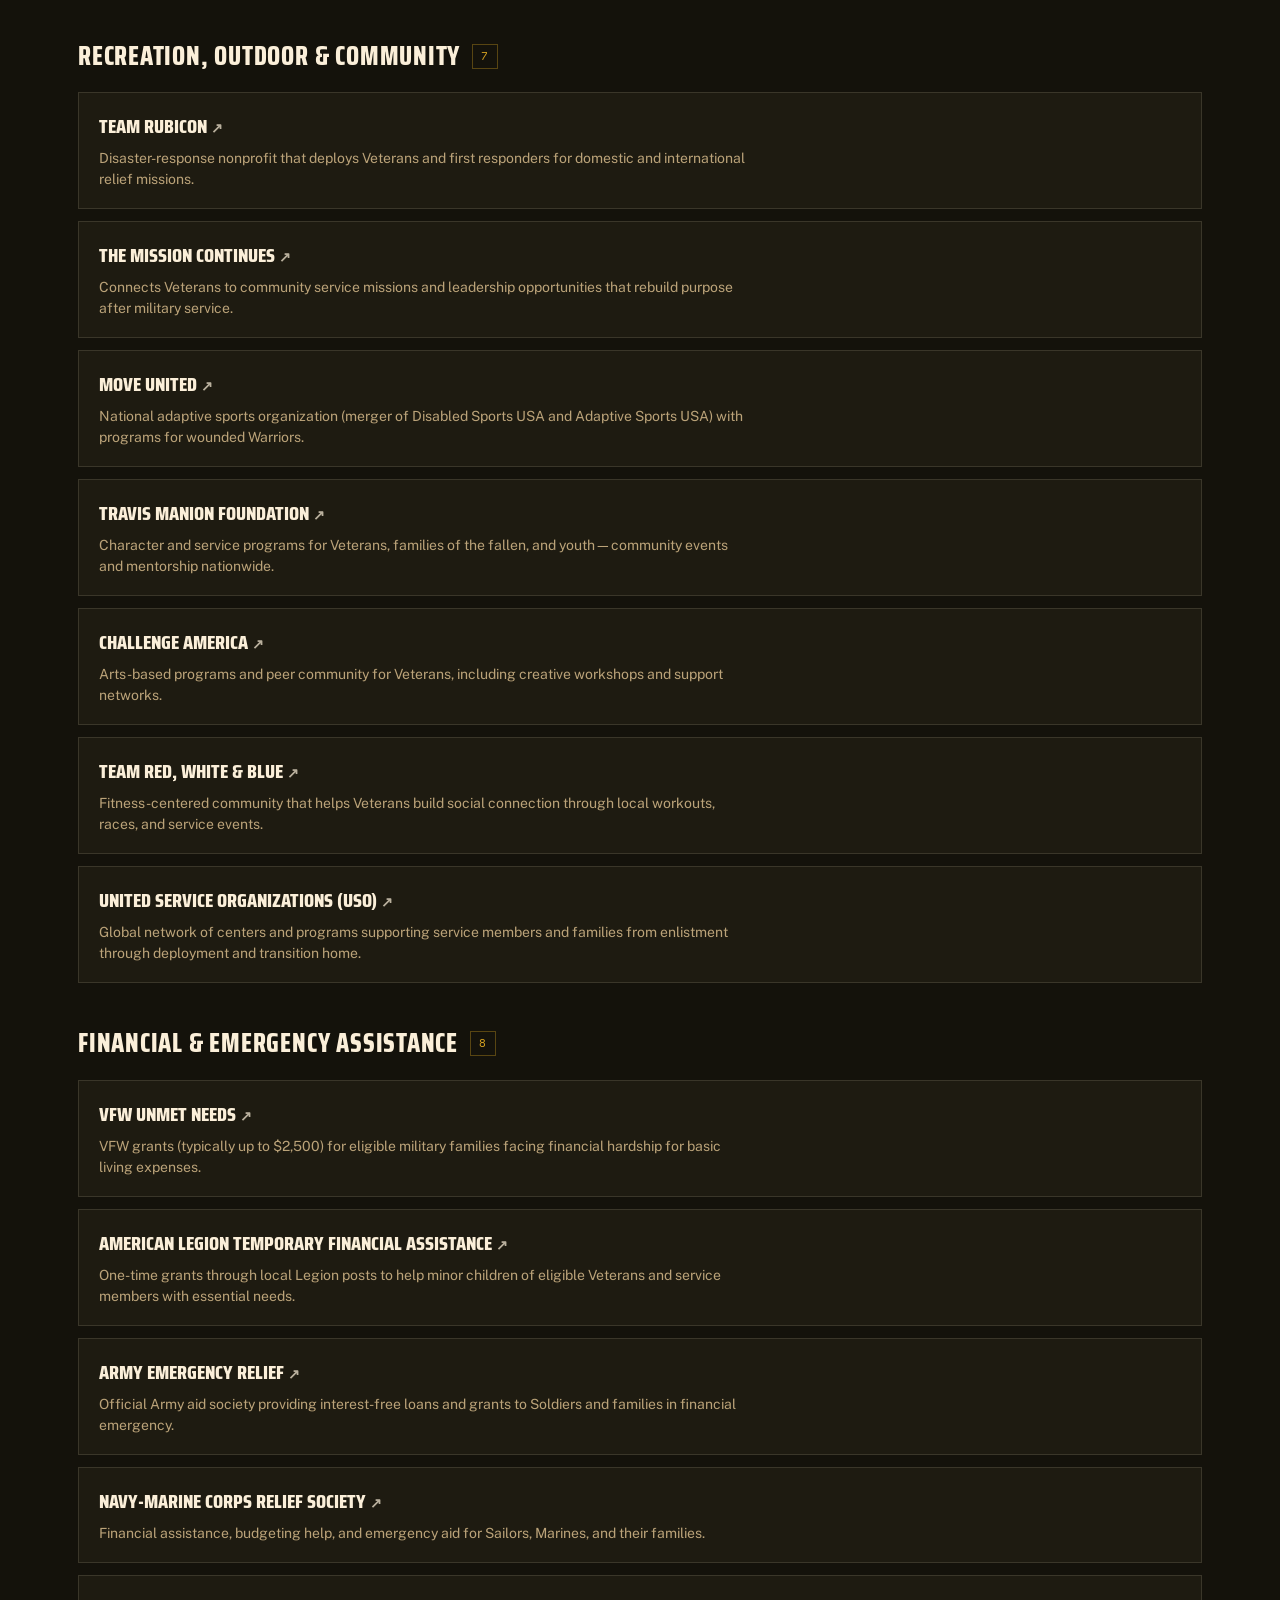
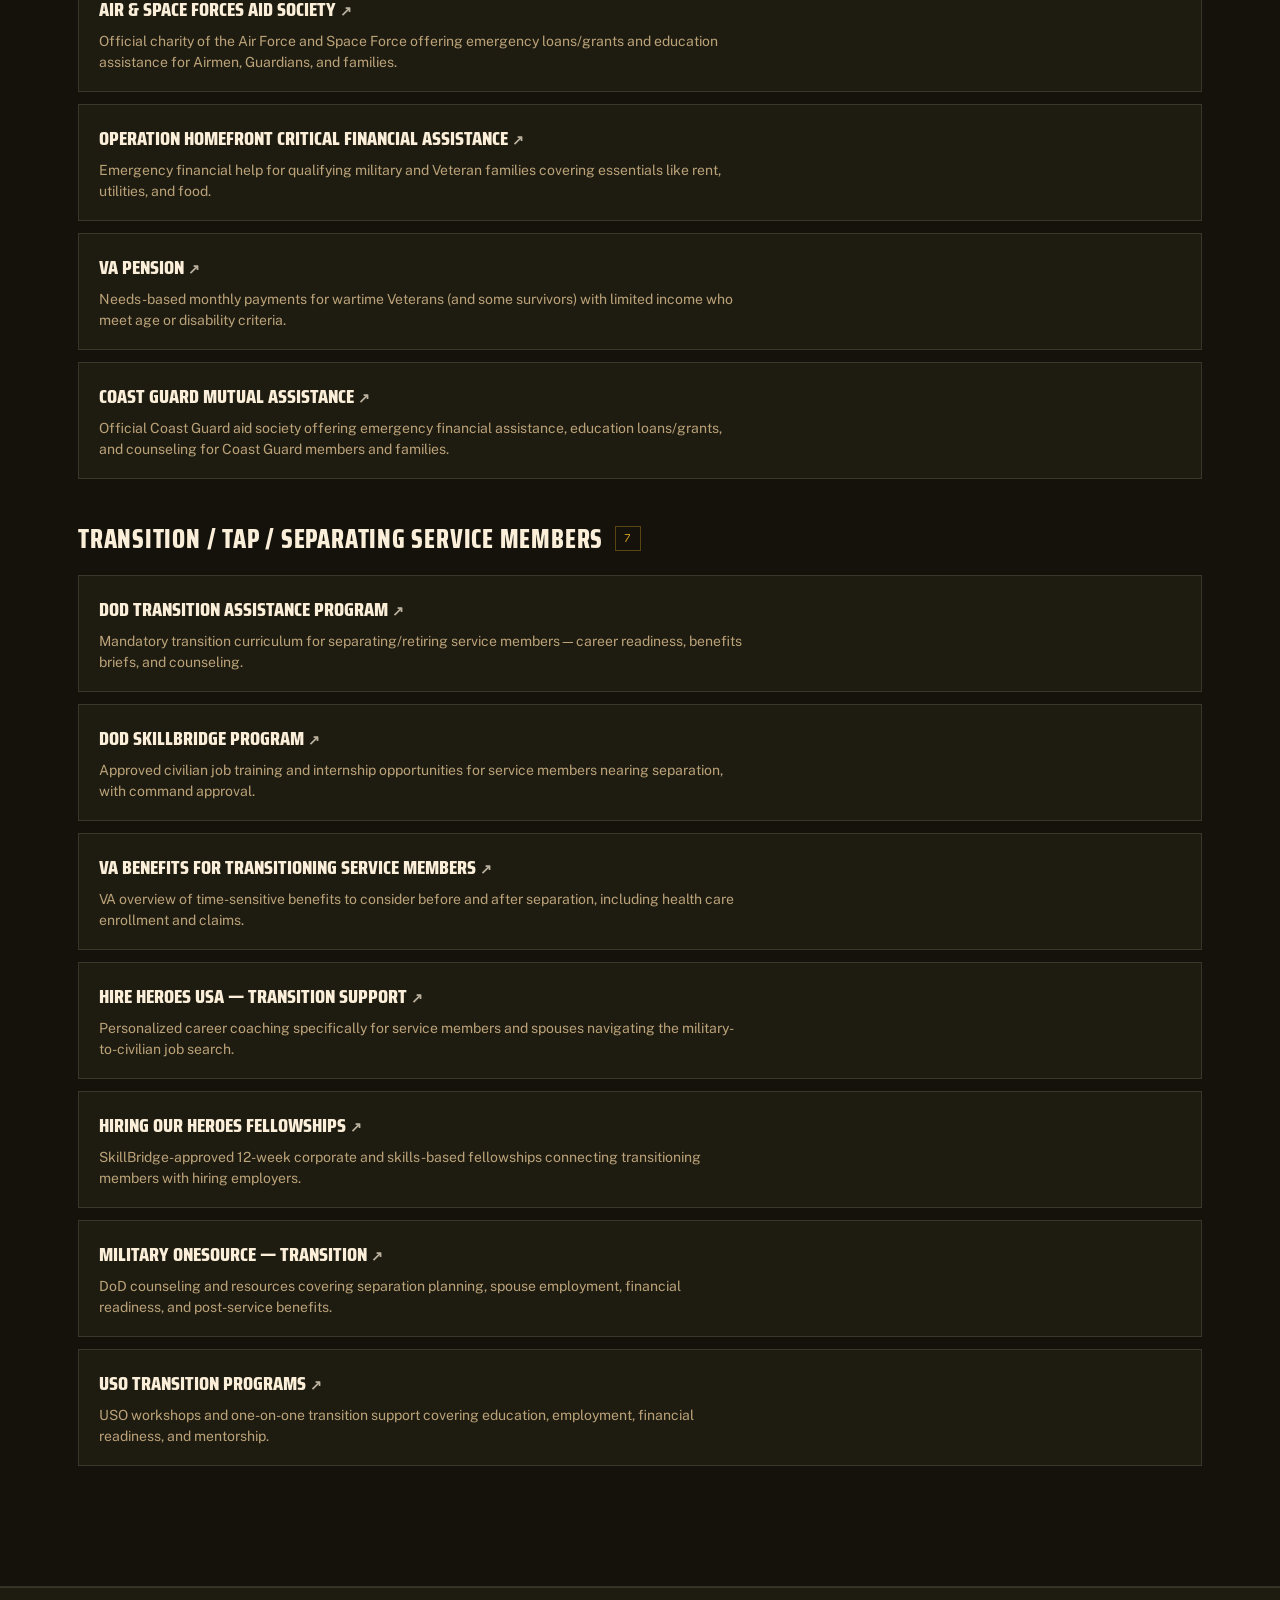
<file: resources.html>
<!DOCTYPE html>
<html lang="en">
<head>
<meta charset="UTF-8">
<meta name="viewport" content="width=device-width, initial-scale=1.0">
<title>Resources — Horseshoe Round Me</title>
<meta name="description" content="Vetted veteran and service-member resource directory. Crisis lines first: 988 then 1, text 838255, veteranscrisisline.net.">
<link rel="canonical" href="https://horseshoeroundme.com/resources">
<meta property="og:type" content="website">
<meta property="og:url" content="https://horseshoeroundme.com/resources">
<meta property="og:title" content="Resources — Horseshoe Round Me">
<meta property="og:description" content="Vetted veteran and service-member resource directory. Crisis lines first: 988 then 1, text 838255, veteranscrisisline.net.">
<meta property="og:image" content="https://horseshoeroundme.com/assets/logo.png">
<meta property="og:site_name" content="Horseshoe Round Me">
<meta name="twitter:card" content="summary">
<meta name="twitter:title" content="Resources — Horseshoe Round Me">
<meta name="twitter:description" content="Vetted veteran and service-member resource directory. Crisis lines first: 988 then 1, text 838255, veteranscrisisline.net.">
<meta name="twitter:image" content="https://horseshoeroundme.com/assets/logo.png">
<link rel="icon" href="/favicon.ico" sizes="any">
<link rel="icon" type="image/png" href="/favicon.png">
<link rel="apple-touch-icon" href="/assets/logo.png">
<link rel="preconnect" href="https://fonts.googleapis.com">
<link rel="preconnect" href="https://fonts.gstatic.com" crossorigin>
<link href="https://fonts.googleapis.com/css2?family=Saira+Condensed:wght@600;700;800;900&family=Public+Sans:ital,wght@0,400;0,600;0,700;1,400&family=Space+Mono:wght@400;700&display=swap" rel="stylesheet">
<link rel="stylesheet" href="/styles.css">

</head>
<body>
  <a class="skip" href="#main">Skip to content</a>
  <header class="topbar">
    <div class="wrap topbar-inner">
      <a class="brand-lockup" href="/">
        <img src="/assets/logo.png" width="38" height="38" alt="Horseshoe Round Me logo">
        <span class="name">Horseshoe Round Me</span>
      </a>
      <nav class="nav" id="siteNav" aria-label="Primary">
        <a href="/shop">Shop</a>
        <a href="/gear">Gear</a>
        <a href="/watch">Watch</a>
        <a href="/resources" aria-current="page">Resources</a>
        <a href="/about">About</a>
        <a href="/watch#follow">Follow</a>
        <a class="btn-mini" href="/shop">Shop the drop</a>
      </nav>
      <button type="button" class="nav-toggle" id="navToggle" aria-expanded="false" aria-controls="siteNav" aria-label="Open menu">Menu</button>
    </div>
  </header>

  <main id="main">
  <section class="page-hero">
    <div class="wrap">
      <span class="eyebrow">The resources</span>
      <h1>Get them home.</h1>
      <p class="lead">Vetted directory of veteran and service-member help — crisis lines, VA, benefits, housing, jobs, and more. No fluff. No unverified orgs.</p>
    </div>
  </section>
  <section class="resources page-body" style="padding-top:28px">
    <div class="wrap">
      <aside class="crisis-callout" role="note" aria-label="Crisis help">
        <strong>In crisis?</strong> Dial <a href="tel:988">988</a>, then press <strong>1</strong> for the Veterans Crisis Line — or text <strong>838255</strong>. 24/7. Confidential. No VA enrollment required. If you are in immediate danger, call <a href="tel:911">911</a>.
        <a class="crisis-link" href="https://www.veteranscrisisline.net/" rel="noopener noreferrer" target="_blank">veteranscrisisline.net ↗</a>
      </aside>

      <div class="res-controls">
        <label class="res-search-label" for="resSearch">Search resources</label>
        <input type="search" id="resSearch" class="res-search" placeholder="Search by name or topic…" autocomplete="off">
        <div class="res-tabs" id="resTabs" role="tablist" aria-label="Resource categories"></div>
      </div>

      <div id="resDirectory" class="res-directory" aria-live="polite">
        <p class="res-loading">Loading directory…</p>
      </div>

      <noscript>
        <div class="res-fallback">
          <h3>Crisis &amp; essential links</h3>
          <ul>
            <li><a href="https://www.veteranscrisisline.net/" rel="noopener noreferrer">Veterans Crisis Line</a> — Dial 988 then 1, or text 838255.</li>
            <li><a href="https://www.va.gov/" rel="noopener noreferrer">U.S. Department of Veterans Affairs (VA.gov)</a> — Health care, claims, education, and more.</li>
            <li><a href="https://www.militaryonesource.mil/" rel="noopener noreferrer">Military OneSource</a> — 24/7 DoD information and referral.</li>
            <li><a href="https://www.va.gov/homeless/nationalcallcenter.asp" rel="noopener noreferrer">National Call Center for Homeless Veterans</a> — 877-424-3838.</li>
          </ul>
          <p>Enable JavaScript to browse the full vetted directory, or open <a href="/resources.json">resources.json</a>.</p>
        </div>
      </noscript>
    </div>
  </section>
  <section class="news" id="newsletter">
    <div class="wrap">
      <div class="inner">
        <div>
          <span class="eyebrow">The weekly</span>
          <div class="sec-head"><h2>GET THE WEEKLY BRIEF.</h2></div>
          <p class="lead">One email a week. Military news, one joke, one useful thing.</p>
        </div>
        <div>
          <div class="form" id="beehiivSubscribe" data-beehiiv-mount>
            <script async src="https://subscribe-forms.beehiiv.com/v3/loader.js" data-beehiiv-form="03407fcf-b522-4ce4-8583-16a8f3747dad"></script>
            <script type="text/javascript" async src="https://subscribe-forms.beehiiv.com/attribution.js"></script>
            <p class="beehiiv-fallback"><a class="btn btn-primary" href="https://horseshoeroundme.beehiiv.com/?modal=signup">Sign me up</a></p>
            <p class="fineprint">Unsubscribe anytime. No guilt trip, no exit survey.</p>
          </div>
        </div>
      </div>
    </div>
  </section>
  </main>
  <footer>
    <div class="wrap">
      <div>
        <div class="foot-brand"><img src="/assets/logo.png" width="46" height="46" alt=""><span>Horseshoe Round Me</span></div>
        <div class="foot-links">
          <a href="/shop">Shop</a>
          <a href="/gear">Gear</a>
          <a href="/watch">Watch</a>
          <a href="/resources">Resources</a>
          <a href="/about">About</a>
          <a href="/contact">Contact</a>
          <a href="/privacy">Privacy</a>
          <a href="/terms">Terms</a>
          <a href="/shipping">Shipping and Returns</a>
          <a href="https://www.tiktok.com/@horseshoeroundme" rel="noopener noreferrer" target="_blank">TikTok</a>
          <a href="https://www.instagram.com/horseshoe_round_me/" rel="noopener noreferrer" target="_blank">Instagram</a>
          <a href="https://www.youtube.com/@Horseshoeroundme" rel="noopener noreferrer" target="_blank">YouTube</a>
          <a href="https://linktr.ee/horseshoeroundme" rel="noopener noreferrer" target="_blank">Linktree</a>
        </div>
        <p class="foot-crisis">In crisis? Dial <a href="tel:988">988</a> then <strong>1</strong>, or text <strong>838255</strong>.</p>
      </div>
      <div class="foot-aside">
        <div class="foot-meta">
          horseshoeroundme.com<br>
          Gather Round. Stay Loud.<br>
          © 2026 Horseshoe Round Me
        </div>
      </div>
    </div>
    <div class="wrap foot-disclosure-wrap"><p class="foot-disclosure" id="disclosure">Horseshoe Round Me is a personal project. It is not affiliated with, sponsored by, or endorsed by the Department of the Army, the Department of Defense, or the U.S. Government, and views here are my own. As an Amazon Associate I earn from qualifying purchases. Some links on this site and my channels are affiliate links (Amazon, Benable). If you buy through them I may earn a commission at no extra cost to you. Merch (Printify) and digital products (Payhip) are my own products. Payments are processed by Stripe. Sponsored posts are always labeled #ad or 'Paid partnership.'</p></div>
  </footer>
<script src="/site.js" defer></script>
</body>
</html>
</file>
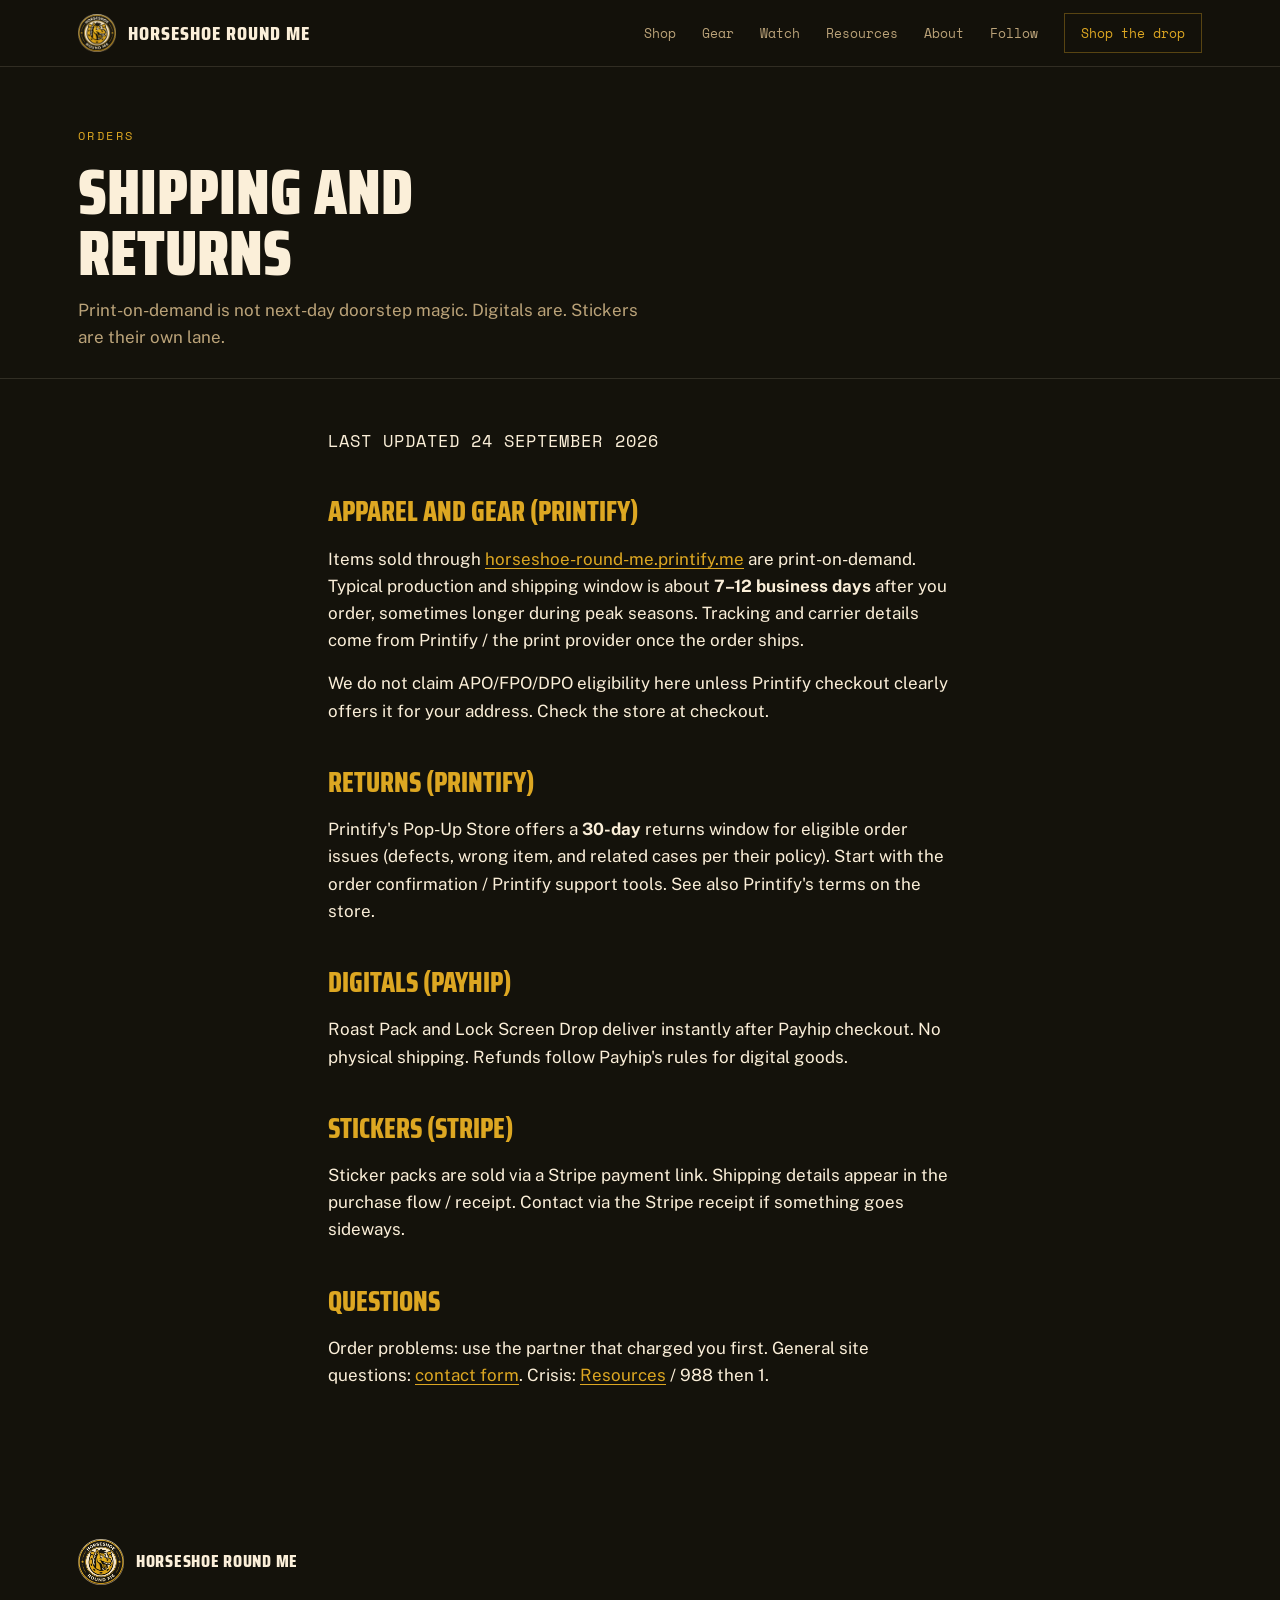
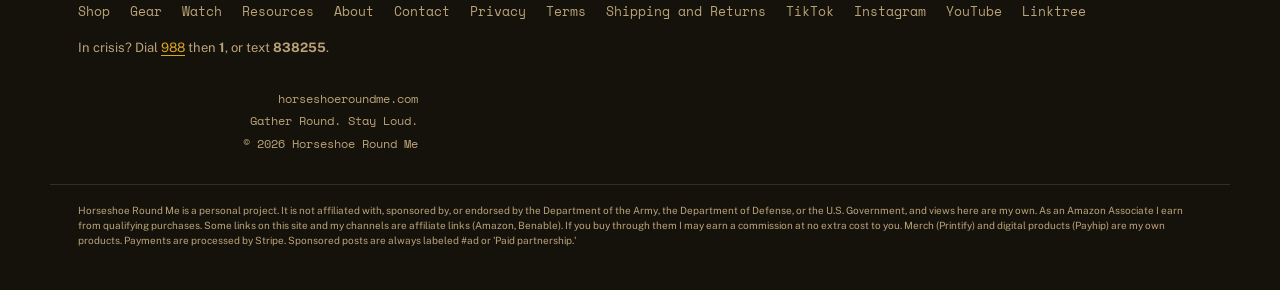
<file: shipping.html>
<!DOCTYPE html>
<html lang="en">
<head>
<meta charset="UTF-8">
<meta name="viewport" content="width=device-width, initial-scale=1.0">
<title>Shipping and Returns — Horseshoe Round Me</title>
<meta name="description" content="Shipping and returns for Horseshoe Round Me merch: Printify POD typically 7–12 business days, Payhip instant, stickers via Stripe, Printify 30-day returns.">
<link rel="canonical" href="https://horseshoeroundme.com/shipping">
<meta property="og:type" content="website">
<meta property="og:url" content="https://horseshoeroundme.com/shipping">
<meta property="og:title" content="Shipping and Returns — Horseshoe Round Me">
<meta property="og:description" content="Shipping and returns for Horseshoe Round Me merch: Printify POD typically 7–12 business days, Payhip instant, stickers via Stripe, Printify 30-day returns.">
<meta property="og:image" content="https://horseshoeroundme.com/assets/logo.png">
<meta property="og:site_name" content="Horseshoe Round Me">
<meta name="twitter:card" content="summary">
<meta name="twitter:title" content="Shipping and Returns — Horseshoe Round Me">
<meta name="twitter:description" content="Shipping and returns for Horseshoe Round Me merch: Printify POD typically 7–12 business days, Payhip instant, stickers via Stripe, Printify 30-day returns.">
<meta name="twitter:image" content="https://horseshoeroundme.com/assets/logo.png">
<link rel="icon" href="/favicon.ico" sizes="any">
<link rel="icon" type="image/png" href="/favicon.png">
<link rel="apple-touch-icon" href="/assets/logo.png">
<link rel="preconnect" href="https://fonts.googleapis.com">
<link rel="preconnect" href="https://fonts.gstatic.com" crossorigin>
<link href="https://fonts.googleapis.com/css2?family=Saira+Condensed:wght@600;700;800;900&family=Public+Sans:ital,wght@0,400;0,600;0,700;1,400&family=Space+Mono:wght@400;700&display=swap" rel="stylesheet">
<link rel="stylesheet" href="/styles.css">

</head>
<body>
  <a class="skip" href="#main">Skip to content</a>
  <header class="topbar">
    <div class="wrap topbar-inner">
      <a class="brand-lockup" href="/">
        <img src="/assets/logo.png" width="38" height="38" alt="Horseshoe Round Me logo">
        <span class="name">Horseshoe Round Me</span>
      </a>
      <nav class="nav" id="siteNav" aria-label="Primary">
        <a href="/shop">Shop</a>
        <a href="/gear">Gear</a>
        <a href="/watch">Watch</a>
        <a href="/resources">Resources</a>
        <a href="/about">About</a>
        <a href="/watch#follow">Follow</a>
        <a class="btn-mini" href="/shop">Shop the drop</a>
      </nav>
      <button type="button" class="nav-toggle" id="navToggle" aria-expanded="false" aria-controls="siteNav" aria-label="Open menu">Menu</button>
    </div>
  </header>

  <main id="main">
  <section class="page-hero"><div class="wrap"><span class="eyebrow">Orders</span><h1>Shipping and returns</h1><p class="lead">Print-on-demand is not next-day doorstep magic. Digitals are. Stickers are their own lane.</p></div></section>
  <section class="page-body"><div class="wrap prose">
    <p class="legal-updated">Last updated 24 September 2026</p>
    <h2>Apparel and gear (Printify)</h2>
    <p>Items sold through <a href="https://horseshoe-round-me.printify.me/" rel="noopener noreferrer" target="_blank">horseshoe-round-me.printify.me</a> are print-on-demand. Typical production and shipping window is about <strong>7–12 business days</strong> after you order, sometimes longer during peak seasons. Tracking and carrier details come from Printify / the print provider once the order ships.</p>
    <p>We do not claim APO/FPO/DPO eligibility here unless Printify checkout clearly offers it for your address. Check the store at checkout.</p>
    <h2>Returns (Printify)</h2>
    <p>Printify's Pop-Up Store offers a <strong>30-day</strong> returns window for eligible order issues (defects, wrong item, and related cases per their policy). Start with the order confirmation / Printify support tools. See also Printify's terms on the store.</p>
    <h2>Digitals (Payhip)</h2>
    <p>Roast Pack and Lock Screen Drop deliver instantly after Payhip checkout. No physical shipping. Refunds follow Payhip's rules for digital goods.</p>
    <h2>Stickers (Stripe)</h2>
    <p>Sticker packs are sold via a Stripe payment link. Shipping details appear in the purchase flow / receipt. Contact via the Stripe receipt if something goes sideways.</p>
    <h2>Questions</h2>
    <p>Order problems: use the partner that charged you first. General site questions: <a href="/contact">contact form</a>. Crisis: <a href="/resources">Resources</a> / 988 then 1.</p>
  </div></section>
  </main>
  <footer>
    <div class="wrap">
      <div>
        <div class="foot-brand"><img src="/assets/logo.png" width="46" height="46" alt=""><span>Horseshoe Round Me</span></div>
        <div class="foot-links">
          <a href="/shop">Shop</a>
          <a href="/gear">Gear</a>
          <a href="/watch">Watch</a>
          <a href="/resources">Resources</a>
          <a href="/about">About</a>
          <a href="/contact">Contact</a>
          <a href="/privacy">Privacy</a>
          <a href="/terms">Terms</a>
          <a href="/shipping">Shipping and Returns</a>
          <a href="https://www.tiktok.com/@horseshoeroundme" rel="noopener noreferrer" target="_blank">TikTok</a>
          <a href="https://www.instagram.com/horseshoe_round_me/" rel="noopener noreferrer" target="_blank">Instagram</a>
          <a href="https://www.youtube.com/@Horseshoeroundme" rel="noopener noreferrer" target="_blank">YouTube</a>
          <a href="https://linktr.ee/horseshoeroundme" rel="noopener noreferrer" target="_blank">Linktree</a>
        </div>
        <p class="foot-crisis">In crisis? Dial <a href="tel:988">988</a> then <strong>1</strong>, or text <strong>838255</strong>.</p>
      </div>
      <div class="foot-aside">
        <div class="foot-meta">
          horseshoeroundme.com<br>
          Gather Round. Stay Loud.<br>
          © 2026 Horseshoe Round Me
        </div>
      </div>
    </div>
    <div class="wrap foot-disclosure-wrap"><p class="foot-disclosure" id="disclosure">Horseshoe Round Me is a personal project. It is not affiliated with, sponsored by, or endorsed by the Department of the Army, the Department of Defense, or the U.S. Government, and views here are my own. As an Amazon Associate I earn from qualifying purchases. Some links on this site and my channels are affiliate links (Amazon, Benable). If you buy through them I may earn a commission at no extra cost to you. Merch (Printify) and digital products (Payhip) are my own products. Payments are processed by Stripe. Sponsored posts are always labeled #ad or 'Paid partnership.'</p></div>
  </footer>
<script src="/site.js" defer></script>
</body>
</html>
</file>
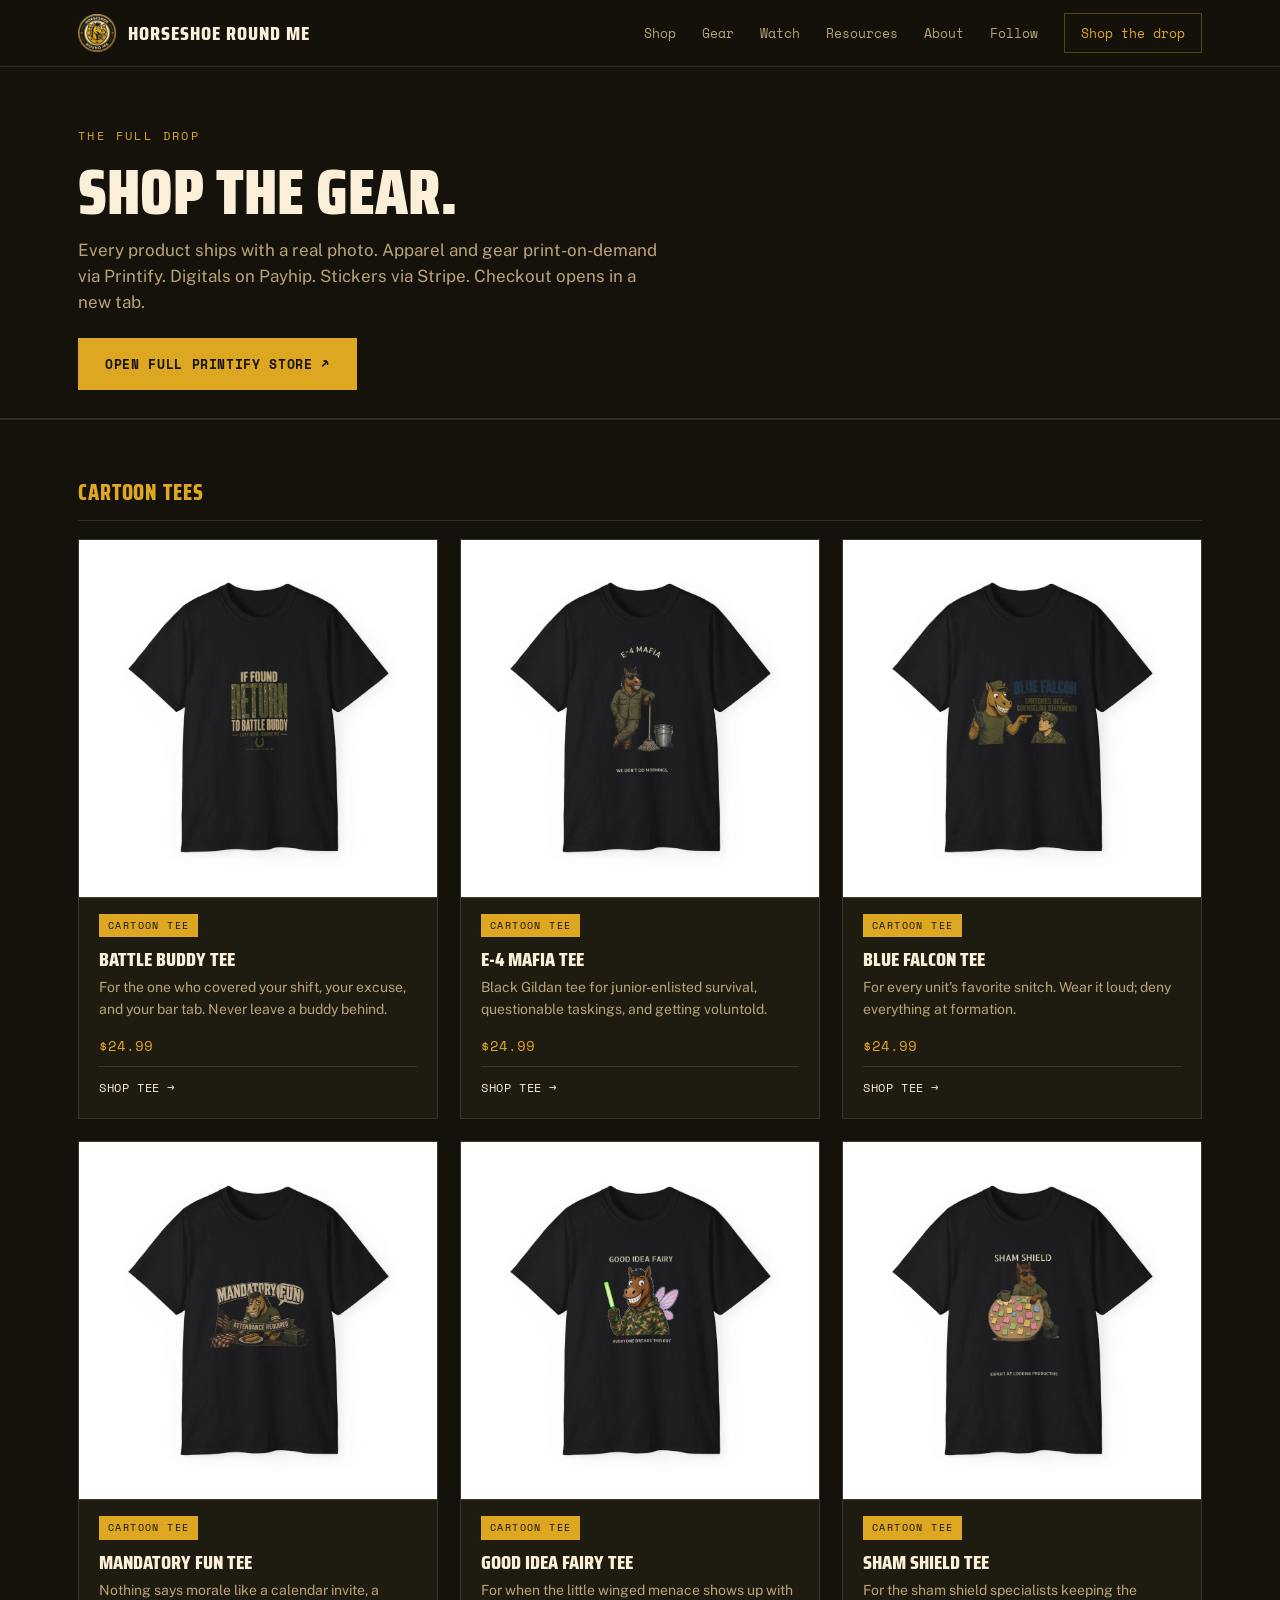
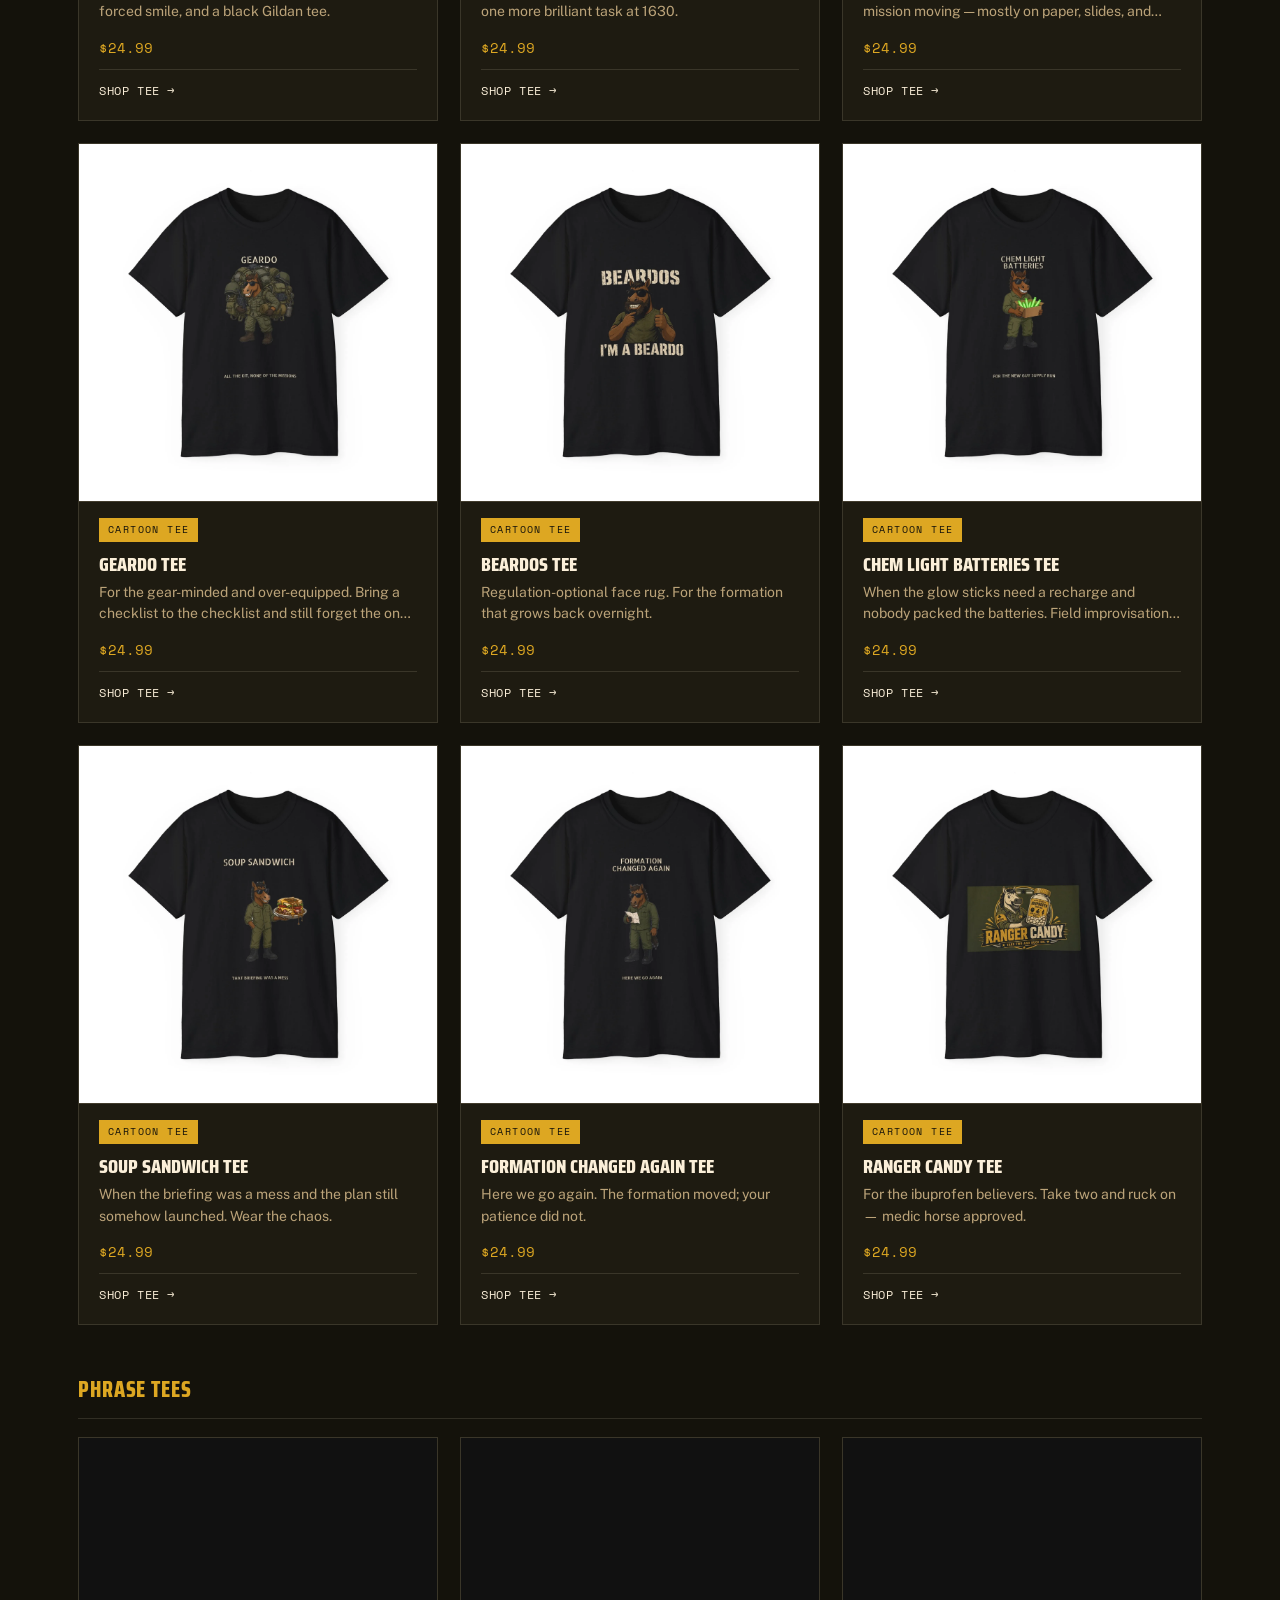
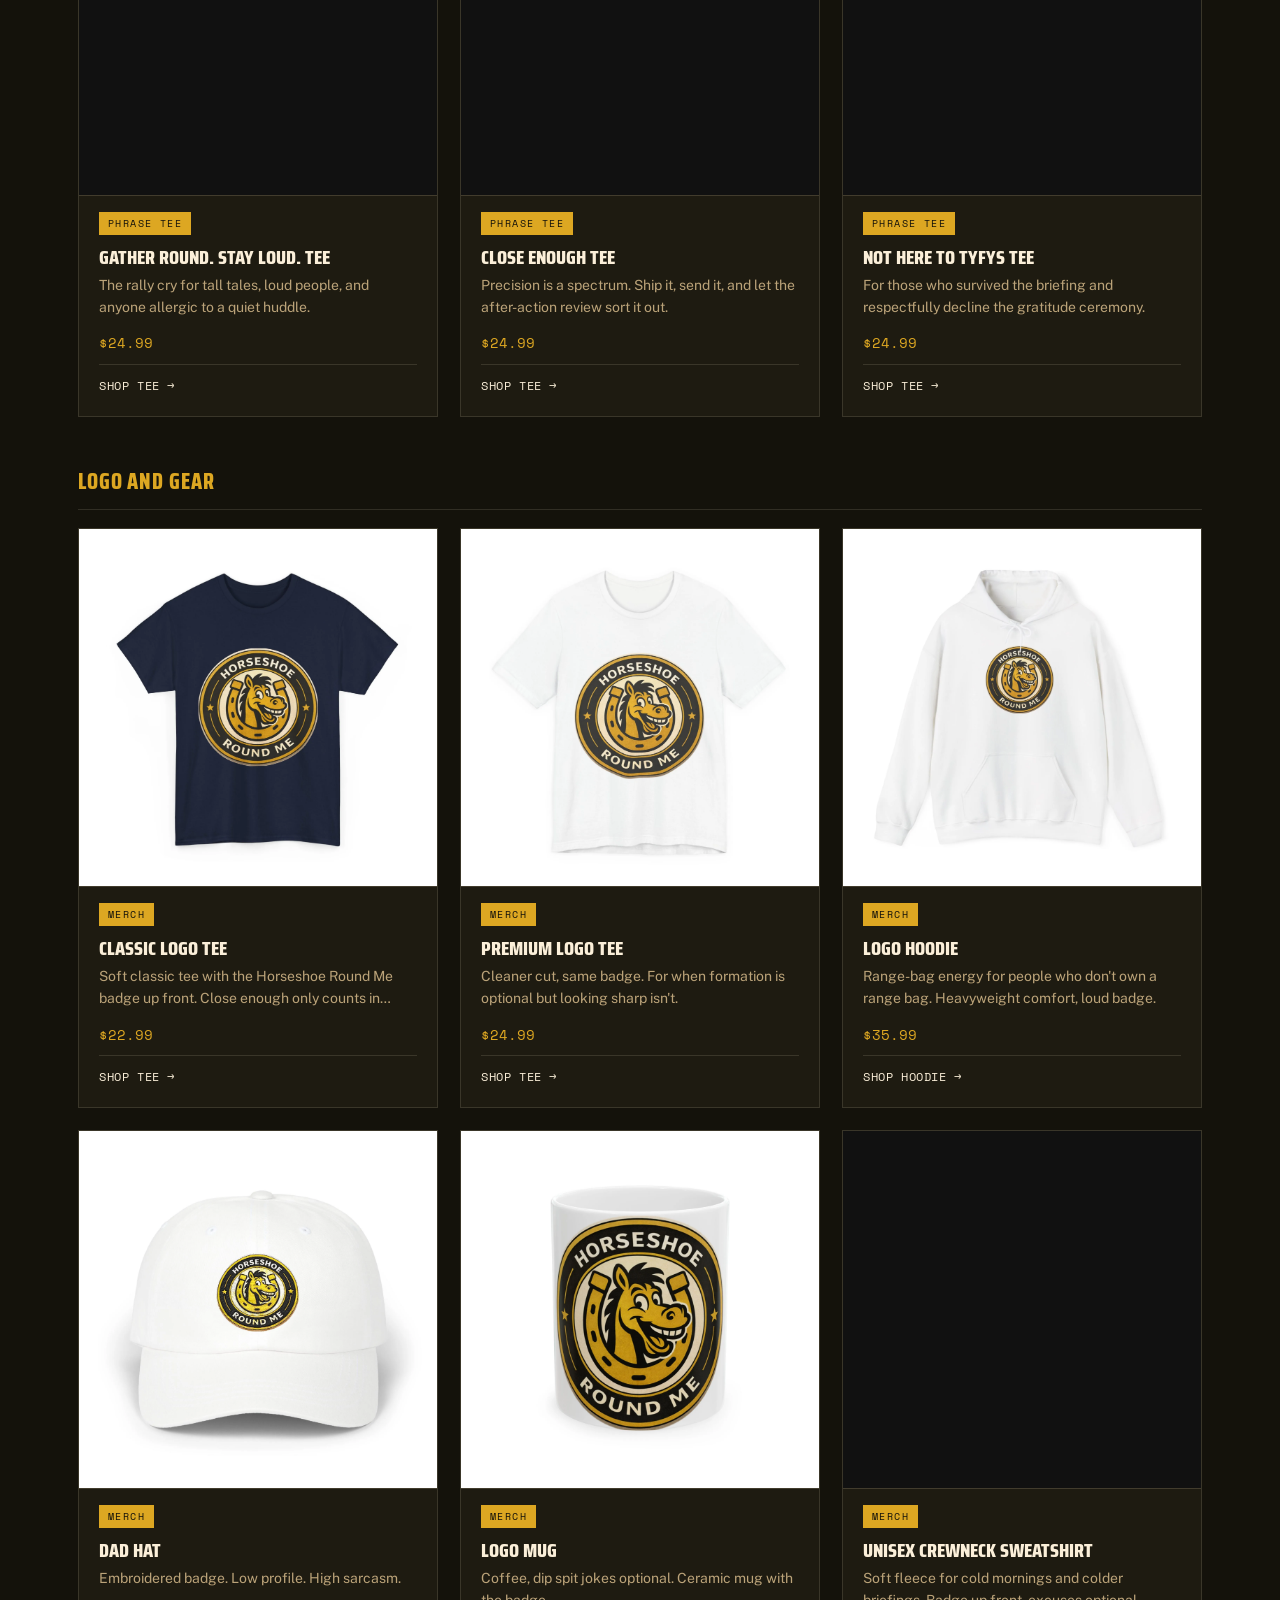
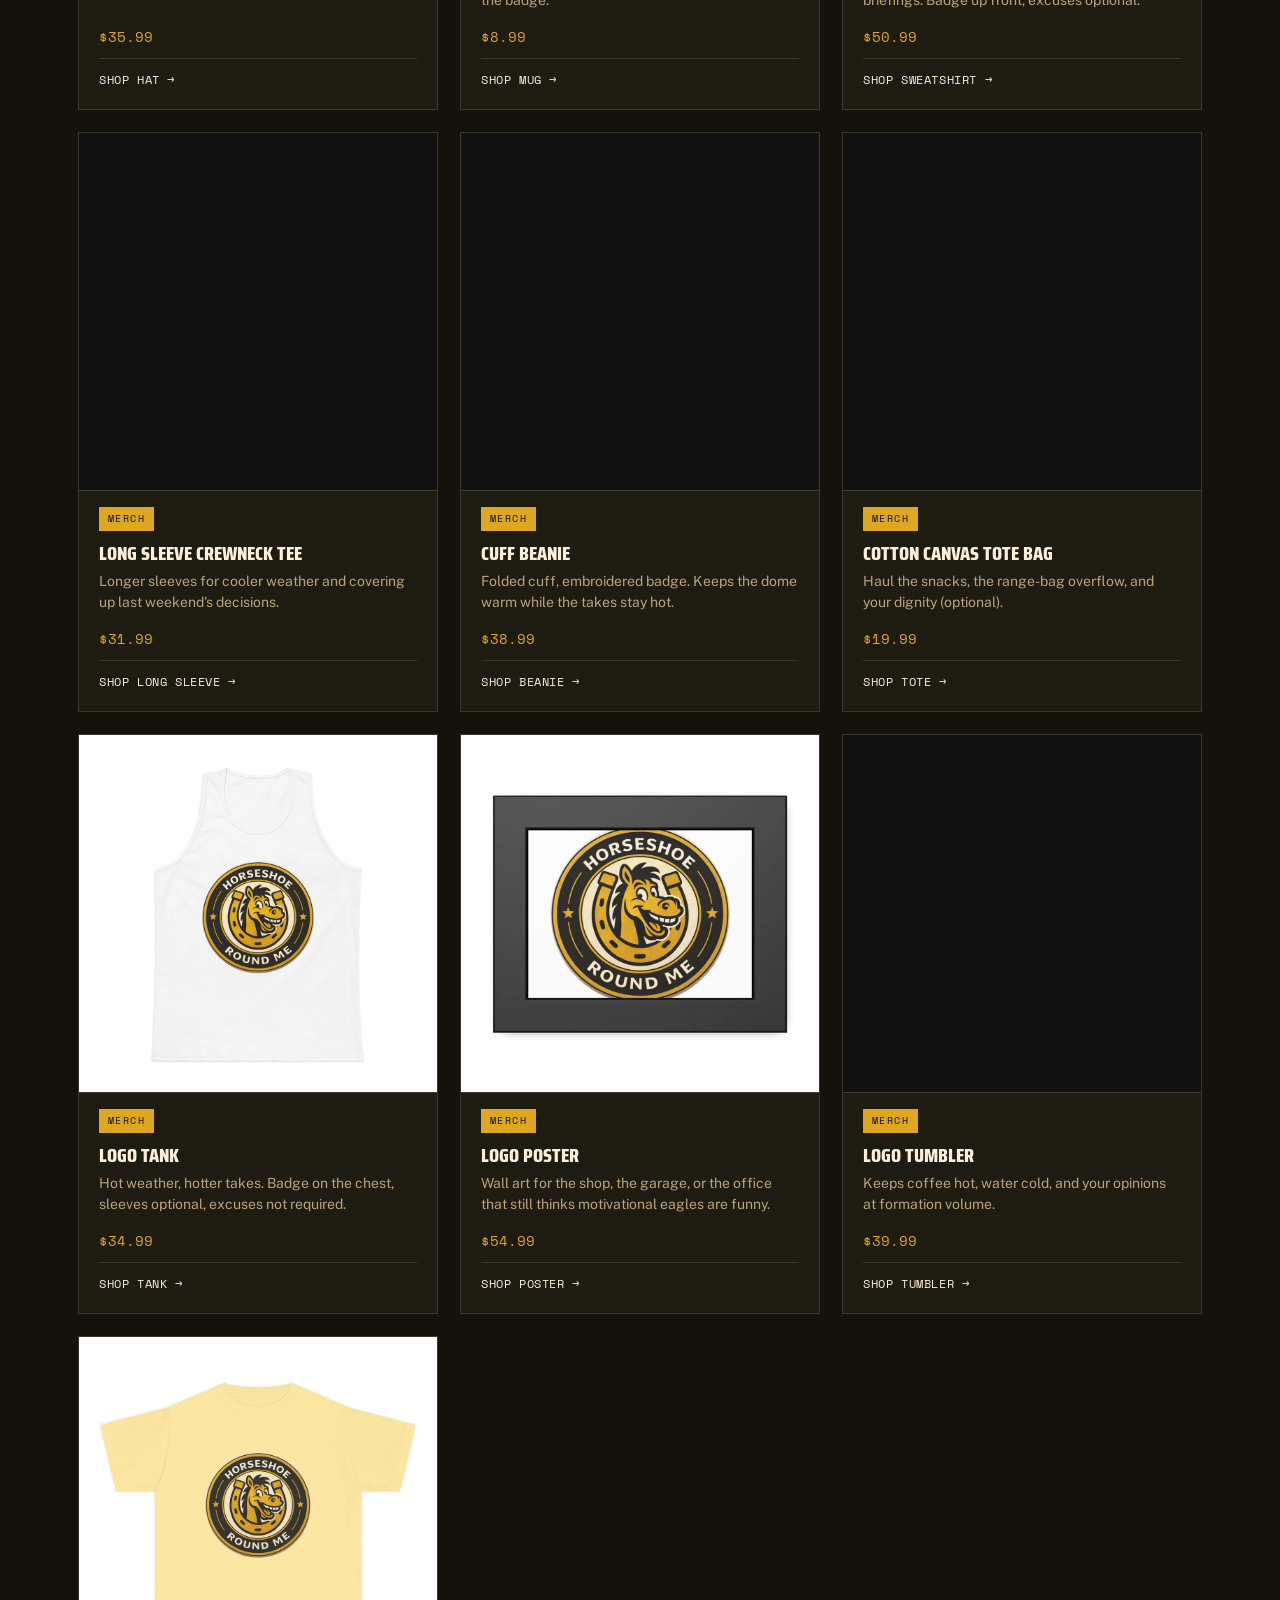
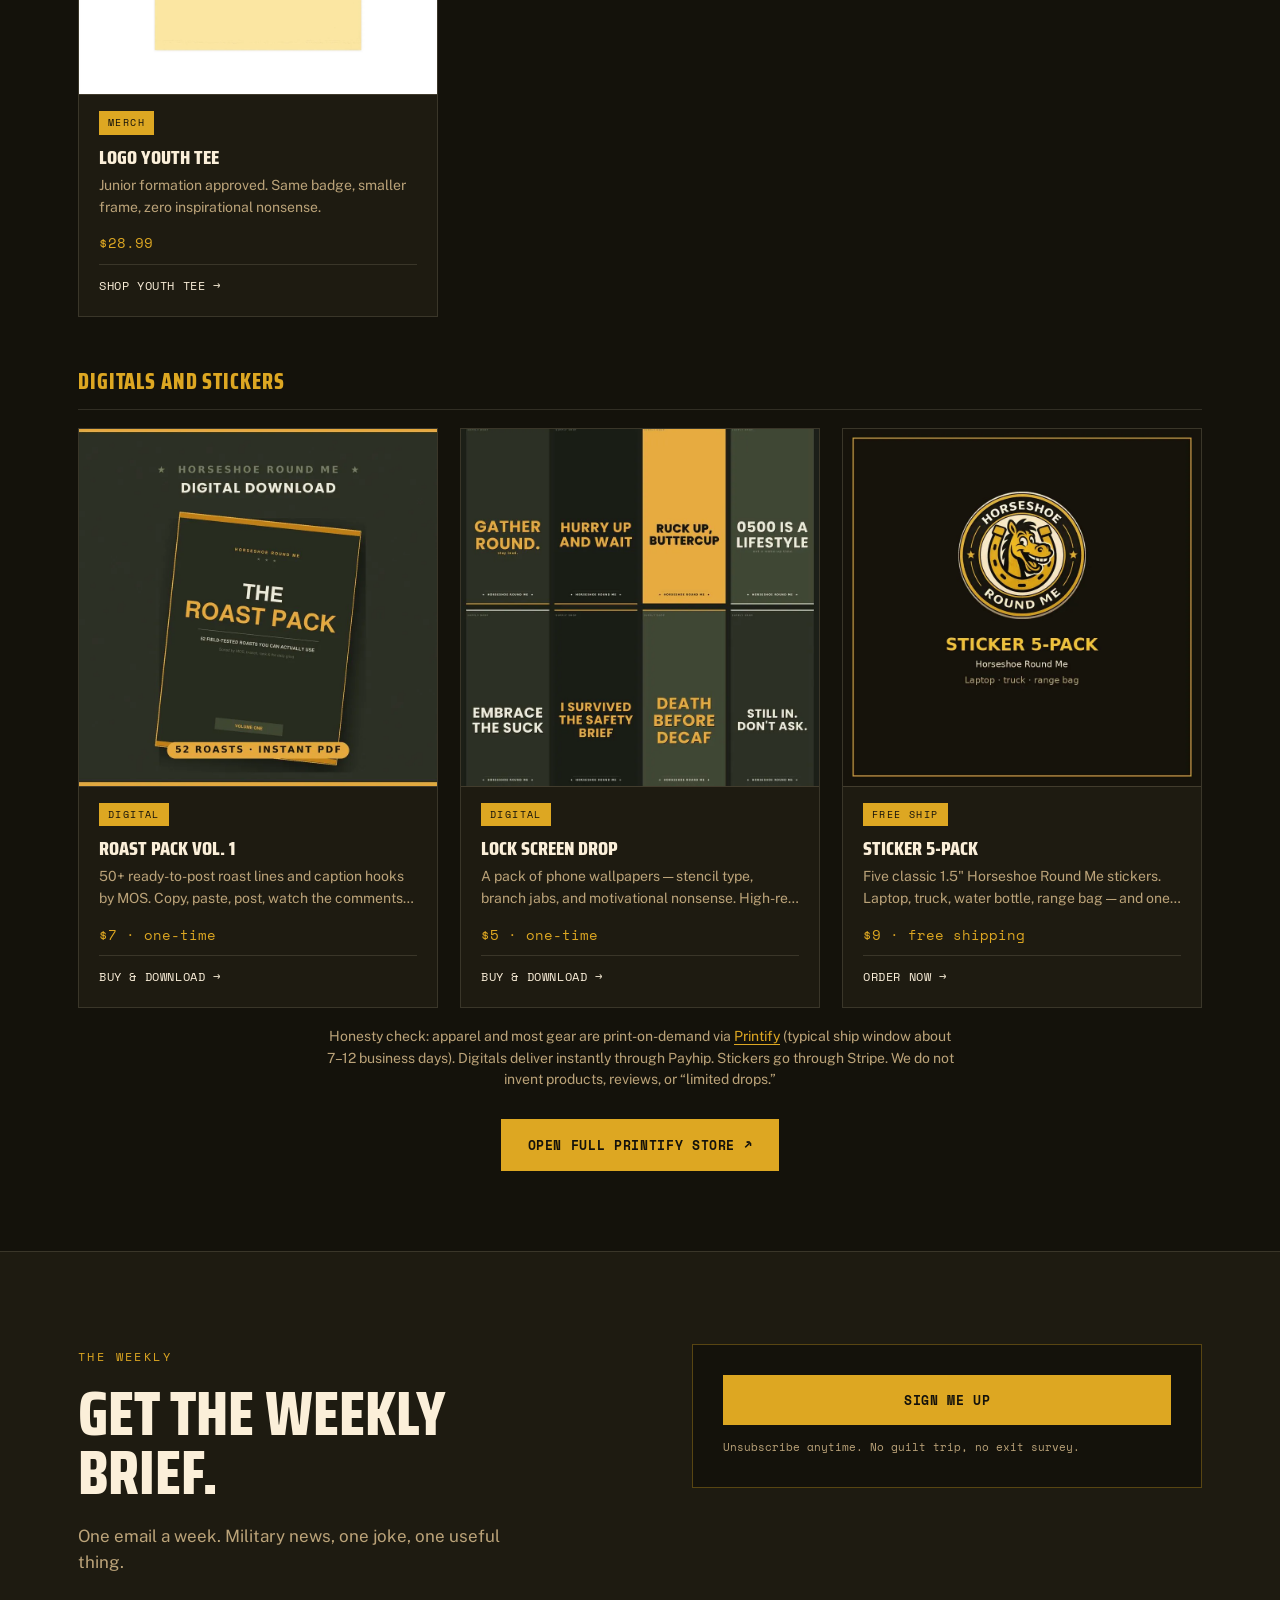
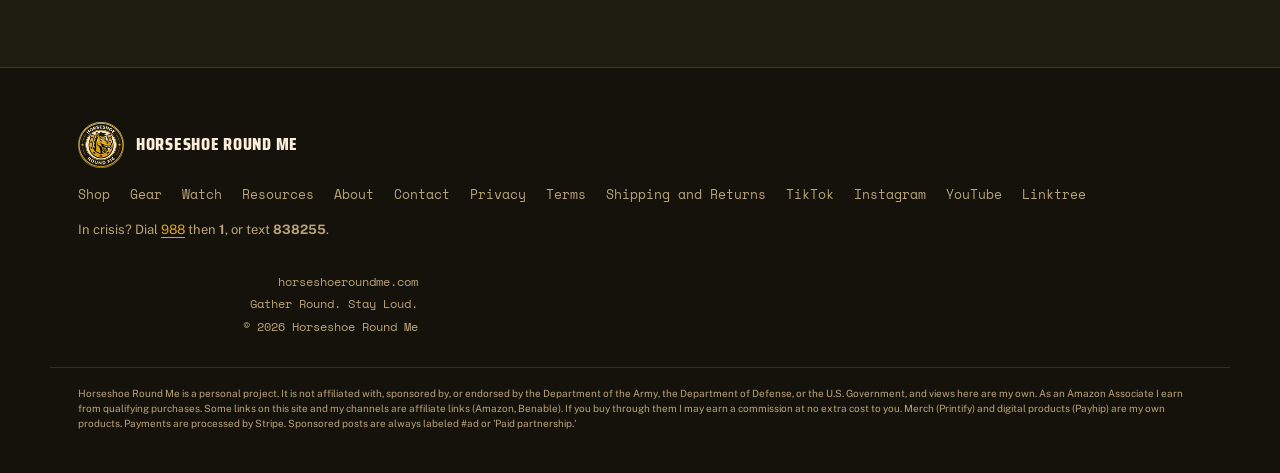
<file: shop.html>
<!DOCTYPE html>
<html lang="en">
<head>
<meta charset="UTF-8">
<meta name="viewport" content="width=device-width, initial-scale=1.0">
<title>Shop — Horseshoe Round Me</title>
<meta name="description" content="Full merch drop with product photos: cartoon tees, phrase tees, logo gear, digitals, and stickers. Printify apparel, Payhip digitals, Stripe stickers.">
<link rel="canonical" href="https://horseshoeroundme.com/shop">
<meta property="og:type" content="website">
<meta property="og:url" content="https://horseshoeroundme.com/shop">
<meta property="og:title" content="Shop — Horseshoe Round Me">
<meta property="og:description" content="Full merch drop with product photos: cartoon tees, phrase tees, logo gear, digitals, and stickers. Printify apparel, Payhip digitals, Stripe stickers.">
<meta property="og:image" content="https://horseshoeroundme.com/assets/logo.png">
<meta property="og:site_name" content="Horseshoe Round Me">
<meta name="twitter:card" content="summary">
<meta name="twitter:title" content="Shop — Horseshoe Round Me">
<meta name="twitter:description" content="Full merch drop with product photos: cartoon tees, phrase tees, logo gear, digitals, and stickers. Printify apparel, Payhip digitals, Stripe stickers.">
<meta name="twitter:image" content="https://horseshoeroundme.com/assets/logo.png">
<link rel="icon" href="/favicon.ico" sizes="any">
<link rel="icon" type="image/png" href="/favicon.png">
<link rel="apple-touch-icon" href="/assets/logo.png">
<link rel="preconnect" href="https://fonts.googleapis.com">
<link rel="preconnect" href="https://fonts.gstatic.com" crossorigin>
<link href="https://fonts.googleapis.com/css2?family=Saira+Condensed:wght@600;700;800;900&family=Public+Sans:ital,wght@0,400;0,600;0,700;1,400&family=Space+Mono:wght@400;700&display=swap" rel="stylesheet">
<link rel="stylesheet" href="/styles.css">

</head>
<body>
  <a class="skip" href="#main">Skip to content</a>
  <header class="topbar">
    <div class="wrap topbar-inner">
      <a class="brand-lockup" href="/">
        <img src="/assets/logo.png" width="38" height="38" alt="Horseshoe Round Me logo">
        <span class="name">Horseshoe Round Me</span>
      </a>
      <nav class="nav" id="siteNav" aria-label="Primary">
        <a href="/shop" aria-current="page">Shop</a>
        <a href="/gear">Gear</a>
        <a href="/watch">Watch</a>
        <a href="/resources">Resources</a>
        <a href="/about">About</a>
        <a href="/watch#follow">Follow</a>
        <a class="btn-mini" href="/shop">Shop the drop</a>
      </nav>
      <button type="button" class="nav-toggle" id="navToggle" aria-expanded="false" aria-controls="siteNav" aria-label="Open menu">Menu</button>
    </div>
  </header>

  <main id="main">
  <section class="vday-strip" aria-label="Veterans Day" data-until="2026-11-12T06:00:00Z">
    <div class="wrap vday-inner">
      <div>
        <span class="eyebrow">Nov 11 &middot; Veterans Day</span>
        <h2>VETERANS DAY. UNIFORM OPTIONAL.</h2>
        <p>Show up to the free-breakfast line in something better than a 2009 PT shirt.</p>
      </div>
      <a class="btn btn-primary" href="#cartoon-tees">Shop the drop &rarr;</a>
    </div>
  </section>
  <section class="page-hero">
    <div class="wrap">
      <span class="eyebrow">The full drop</span>
      <h1>Shop the gear.</h1>
      <p class="lead">Every product ships with a real photo. Apparel and gear print-on-demand via Printify. Digitals on Payhip. Stickers via Stripe. Checkout opens in a new tab.</p>
      <div class="cta-row" style="justify-content:flex-start;margin-top:22px">
        <a class="btn btn-primary" href="https://horseshoe-round-me.printify.me/" rel="noopener noreferrer" target="_blank">Open full Printify store ↗</a>
      </div>
    </div>
  </section>
  <section class="shop page-body" style="padding-top:28px">
    <div class="wrap">
      <h2 class="shop-sub" id="cartoon-tees">Cartoon Tees</h2>
      <div class="drops">
        <a class="drop" href="https://horseshoe-round-me.printify.me/product/32602777" rel="noopener noreferrer" target="_blank">
          <span class="drop-media"><picture><source srcset="/assets/products/battle-buddy-tee.webp" type="image/webp"><img src="/assets/products/battle-buddy-tee.jpg" alt="Battle Buddy Tee" width="600" height="600" loading="lazy" decoding="async"></picture></span>
          <span class="badge">Cartoon tee</span>
          <h3>Battle Buddy Tee</h3>
          <p>For the one who covered your shift, your excuse, and your bar tab. Never leave a buddy behind.</p>
          <span class="price">$24.99</span>
          <span class="get">Shop tee &rarr;</span>
        </a>
        <a class="drop" href="https://horseshoe-round-me.printify.me/product/32326600" rel="noopener noreferrer" target="_blank">
          <span class="drop-media"><picture><source srcset="/assets/products/e4-mafia-tee.webp" type="image/webp"><img src="/assets/products/e4-mafia-tee.jpg" alt="E-4 Mafia Tee" width="600" height="600" loading="lazy" decoding="async"></picture></span>
          <span class="badge">Cartoon tee</span>
          <h3>E-4 Mafia Tee</h3>
          <p>Black Gildan tee for junior-enlisted survival, questionable taskings, and getting voluntold.</p>
          <span class="price">$24.99</span>
          <span class="get">Shop tee →</span>
        </a>
        <a class="drop" href="https://horseshoe-round-me.printify.me/product/32326232" rel="noopener noreferrer" target="_blank">
          <span class="drop-media"><picture><source srcset="/assets/products/blue-falcon-tee.webp" type="image/webp"><img src="/assets/products/blue-falcon-tee.jpg" alt="Blue Falcon Tee" width="600" height="600" loading="lazy" decoding="async"></picture></span>
          <span class="badge">Cartoon tee</span>
          <h3>Blue Falcon Tee</h3>
          <p>For every unit's favorite snitch. Wear it loud; deny everything at formation.</p>
          <span class="price">$24.99</span>
          <span class="get">Shop tee →</span>
        </a>
        <a class="drop" href="https://horseshoe-round-me.printify.me/product/32326315" rel="noopener noreferrer" target="_blank">
          <span class="drop-media"><picture><source srcset="/assets/products/mandatory-fun-tee.webp" type="image/webp"><img src="/assets/products/mandatory-fun-tee.jpg" alt="Mandatory Fun Tee" width="600" height="600" loading="lazy" decoding="async"></picture></span>
          <span class="badge">Cartoon tee</span>
          <h3>Mandatory Fun Tee</h3>
          <p>Nothing says morale like a calendar invite, a forced smile, and a black Gildan tee.</p>
          <span class="price">$24.99</span>
          <span class="get">Shop tee →</span>
        </a>
        <a class="drop" href="https://horseshoe-round-me.printify.me/product/32328631" rel="noopener noreferrer" target="_blank">
          <span class="drop-media"><picture><source srcset="/assets/products/good-idea-fairy-tee.webp" type="image/webp"><img src="/assets/products/good-idea-fairy-tee.jpg" alt="Good Idea Fairy Tee" width="600" height="600" loading="lazy" decoding="async"></picture></span>
          <span class="badge">Cartoon tee</span>
          <h3>Good Idea Fairy Tee</h3>
          <p>For when the little winged menace shows up with one more brilliant task at 1630.</p>
          <span class="price">$24.99</span>
          <span class="get">Shop tee →</span>
        </a>
        <a class="drop" href="https://horseshoe-round-me.printify.me/product/32331141" rel="noopener noreferrer" target="_blank">
          <span class="drop-media"><picture><source srcset="/assets/products/sham-shield-tee.webp" type="image/webp"><img src="/assets/products/sham-shield-tee.jpg" alt="Sham Shield Tee" width="600" height="600" loading="lazy" decoding="async"></picture></span>
          <span class="badge">Cartoon tee</span>
          <h3>Sham Shield Tee</h3>
          <p>For the sham shield specialists keeping the mission moving — mostly on paper, slides, and highly visible coffee runs.</p>
          <span class="price">$24.99</span>
          <span class="get">Shop tee →</span>
        </a>
        <a class="drop" href="https://horseshoe-round-me.printify.me/product/32331405" rel="noopener noreferrer" target="_blank">
          <span class="drop-media"><picture><source srcset="/assets/products/geardo-tee.webp" type="image/webp"><img src="/assets/products/geardo-tee.jpg" alt="Geardo Tee" width="600" height="600" loading="lazy" decoding="async"></picture></span>
          <span class="badge">Cartoon tee</span>
          <h3>Geardo Tee</h3>
          <p>For the gear-minded and over-equipped. Bring a checklist to the checklist and still forget the one thing that matters.</p>
          <span class="price">$24.99</span>
          <span class="get">Shop tee →</span>
        </a>
        <a class="drop" href="https://horseshoe-round-me.printify.me/product/32347306" rel="noopener noreferrer" target="_blank">
          <span class="drop-media"><picture><source srcset="/assets/products/beardos-tee.webp" type="image/webp"><img src="/assets/products/beardos-tee.jpg" alt="Beardos Tee" width="600" height="600" loading="lazy" decoding="async"></picture></span>
          <span class="badge">Cartoon tee</span>
          <h3>Beardos Tee</h3>
          <p>Regulation-optional face rug. For the formation that grows back overnight.</p>
          <span class="price">$24.99</span>
          <span class="get">Shop tee →</span>
        </a>
        <a class="drop" href="https://horseshoe-round-me.printify.me/product/32331452" rel="noopener noreferrer" target="_blank">
          <span class="drop-media"><picture><source srcset="/assets/products/chem-light-batteries-tee.webp" type="image/webp"><img src="/assets/products/chem-light-batteries-tee.jpg" alt="Chem Light Batteries Tee" width="600" height="600" loading="lazy" decoding="async"></picture></span>
          <span class="badge">Cartoon tee</span>
          <h3>Chem Light Batteries Tee</h3>
          <p>When the glow sticks need a recharge and nobody packed the batteries. Field improvisation, now in shirt form.</p>
          <span class="price">$24.99</span>
          <span class="get">Shop tee →</span>
        </a>
        <a class="drop" href="https://horseshoe-round-me.printify.me/product/32339761" rel="noopener noreferrer" target="_blank">
          <span class="drop-media"><picture><source srcset="/assets/products/soup-sandwich-tee.webp" type="image/webp"><img src="/assets/products/soup-sandwich-tee.jpg" alt="Soup Sandwich Tee" width="600" height="600" loading="lazy" decoding="async"></picture></span>
          <span class="badge">Cartoon tee</span>
          <h3>Soup Sandwich Tee</h3>
          <p>When the briefing was a mess and the plan still somehow launched. Wear the chaos.</p>
          <span class="price">$24.99</span>
          <span class="get">Shop tee →</span>
        </a>
        <a class="drop" href="https://horseshoe-round-me.printify.me/product/32339835" rel="noopener noreferrer" target="_blank">
          <span class="drop-media"><picture><source srcset="/assets/products/formation-changed-again-tee.webp" type="image/webp"><img src="/assets/products/formation-changed-again-tee.jpg" alt="Formation Changed Again Tee" width="600" height="600" loading="lazy" decoding="async"></picture></span>
          <span class="badge">Cartoon tee</span>
          <h3>Formation Changed Again Tee</h3>
          <p>Here we go again. The formation moved; your patience did not.</p>
          <span class="price">$24.99</span>
          <span class="get">Shop tee →</span>
        </a>
        <a class="drop" href="https://horseshoe-round-me.printify.me/product/32339909" rel="noopener noreferrer" target="_blank">
          <span class="drop-media"><picture><source srcset="/assets/products/ranger-candy-tee.webp" type="image/webp"><img src="/assets/products/ranger-candy-tee.jpg" alt="Ranger Candy Tee" width="600" height="600" loading="lazy" decoding="async"></picture></span>
          <span class="badge">Cartoon tee</span>
          <h3>Ranger Candy Tee</h3>
          <p>For the ibuprofen believers. Take two and ruck on — medic horse approved.</p>
          <span class="price">$24.99</span>
          <span class="get">Shop tee →</span>
        </a>
      </div>

      <h2 class="shop-sub">Phrase Tees</h2>
      <div class="drops">
        <a class="drop" href="https://horseshoe-round-me.printify.me/product/32325925" rel="noopener noreferrer" target="_blank">
          <span class="drop-media"><picture><source srcset="/assets/products/gather-round-stay-loud-tee.webp" type="image/webp"><img src="/assets/products/gather-round-stay-loud-tee.jpg" alt="Gather Round. Stay Loud. Tee" width="600" height="600" loading="lazy" decoding="async"></picture></span>
          <span class="badge">Phrase tee</span>
          <h3>Gather Round. Stay Loud. Tee</h3>
          <p>The rally cry for tall tales, loud people, and anyone allergic to a quiet huddle.</p>
          <span class="price">$24.99</span>
          <span class="get">Shop tee →</span>
        </a>
        <a class="drop" href="https://horseshoe-round-me.printify.me/product/32326005" rel="noopener noreferrer" target="_blank">
          <span class="drop-media"><picture><source srcset="/assets/products/close-enough-tee.webp" type="image/webp"><img src="/assets/products/close-enough-tee.jpg" alt="Close Enough Tee" width="600" height="600" loading="lazy" decoding="async"></picture></span>
          <span class="badge">Phrase tee</span>
          <h3>Close Enough Tee</h3>
          <p>Precision is a spectrum. Ship it, send it, and let the after-action review sort it out.</p>
          <span class="price">$24.99</span>
          <span class="get">Shop tee →</span>
        </a>
        <a class="drop" href="https://horseshoe-round-me.printify.me/product/32326092" rel="noopener noreferrer" target="_blank">
          <span class="drop-media"><picture><source srcset="/assets/products/not-here-to-tyfys-tee.webp" type="image/webp"><img src="/assets/products/not-here-to-tyfys-tee.jpg" alt="Not Here to TYFYS Tee" width="600" height="600" loading="lazy" decoding="async"></picture></span>
          <span class="badge">Phrase tee</span>
          <h3>Not Here to TYFYS Tee</h3>
          <p>For those who survived the briefing and respectfully decline the gratitude ceremony.</p>
          <span class="price">$24.99</span>
          <span class="get">Shop tee →</span>
        </a>
      </div>

      <h2 class="shop-sub">Logo and Gear</h2>
      <div class="drops">
        <a class="drop" href="https://horseshoe-round-me.printify.me/product/32322965" rel="noopener noreferrer" target="_blank">
          <span class="drop-media"><picture><source srcset="/assets/products/classic-logo-tee.webp" type="image/webp"><img src="/assets/products/classic-logo-tee.jpg" alt="Classic Logo Tee" width="600" height="600" loading="lazy" decoding="async"></picture></span>
          <span class="badge">Merch</span>
          <h3>Classic Logo Tee</h3>
          <p>Soft classic tee with the Horseshoe Round Me badge up front. Close enough only counts in horseshoes, hand grenades, and this shirt.</p>
          <span class="price">$22.99</span>
          <span class="get">Shop tee →</span>
        </a>
        <a class="drop" href="https://horseshoe-round-me.printify.me/product/32323050" rel="noopener noreferrer" target="_blank">
          <span class="drop-media"><picture><source srcset="/assets/products/premium-logo-tee.webp" type="image/webp"><img src="/assets/products/premium-logo-tee.jpg" alt="Premium Logo Tee" width="600" height="600" loading="lazy" decoding="async"></picture></span>
          <span class="badge">Merch</span>
          <h3>Premium Logo Tee</h3>
          <p>Cleaner cut, same badge. For when formation is optional but looking sharp isn't.</p>
          <span class="price">$24.99</span>
          <span class="get">Shop tee →</span>
        </a>
        <a class="drop" href="https://horseshoe-round-me.printify.me/product/32323132" rel="noopener noreferrer" target="_blank">
          <span class="drop-media"><picture><source srcset="/assets/products/logo-hoodie.webp" type="image/webp"><img src="/assets/products/logo-hoodie.jpg" alt="Logo Hoodie" width="600" height="600" loading="lazy" decoding="async"></picture></span>
          <span class="badge">Merch</span>
          <h3>Logo Hoodie</h3>
          <p>Range-bag energy for people who don't own a range bag. Heavyweight comfort, loud badge.</p>
          <span class="price">$35.99</span>
          <span class="get">Shop hoodie →</span>
        </a>
        <a class="drop" href="https://horseshoe-round-me.printify.me/product/32323333" rel="noopener noreferrer" target="_blank">
          <span class="drop-media"><picture><source srcset="/assets/products/dad-hat.webp" type="image/webp"><img src="/assets/products/dad-hat.jpg" alt="Dad Hat" width="600" height="600" loading="lazy" decoding="async"></picture></span>
          <span class="badge">Merch</span>
          <h3>Dad Hat</h3>
          <p>Embroidered badge. Low profile. High sarcasm.</p>
          <span class="price">$35.99</span>
          <span class="get">Shop hat →</span>
        </a>
        <a class="drop" href="https://horseshoe-round-me.printify.me/product/32323426" rel="noopener noreferrer" target="_blank">
          <span class="drop-media"><picture><source srcset="/assets/products/logo-mug.webp" type="image/webp"><img src="/assets/products/logo-mug.jpg" alt="Logo Mug" width="600" height="600" loading="lazy" decoding="async"></picture></span>
          <span class="badge">Merch</span>
          <h3>Logo Mug</h3>
          <p>Coffee, dip spit jokes optional. Ceramic mug with the badge.</p>
          <span class="price">$8.99</span>
          <span class="get">Shop mug →</span>
        </a>
        <a class="drop" href="https://horseshoe-round-me.printify.me/product/32324698" rel="noopener noreferrer" target="_blank">
          <span class="drop-media"><picture><source srcset="/assets/products/crewneck-sweatshirt.webp" type="image/webp"><img src="/assets/products/crewneck-sweatshirt.jpg" alt="Unisex Crewneck Sweatshirt" width="600" height="600" loading="lazy" decoding="async"></picture></span>
          <span class="badge">Merch</span>
          <h3>Unisex Crewneck Sweatshirt</h3>
          <p>Soft fleece for cold mornings and colder briefings. Badge up front, excuses optional.</p>
          <span class="price">$50.99</span>
          <span class="get">Shop sweatshirt →</span>
        </a>
        <a class="drop" href="https://horseshoe-round-me.printify.me/product/32324769" rel="noopener noreferrer" target="_blank">
          <span class="drop-media"><picture><source srcset="/assets/products/long-sleeve-tee.webp" type="image/webp"><img src="/assets/products/long-sleeve-tee.jpg" alt="Long Sleeve Crewneck Tee" width="600" height="600" loading="lazy" decoding="async"></picture></span>
          <span class="badge">Merch</span>
          <h3>Long Sleeve Crewneck Tee</h3>
          <p>Longer sleeves for cooler weather and covering up last weekend's decisions.</p>
          <span class="price">$31.99</span>
          <span class="get">Shop long sleeve →</span>
        </a>
        <a class="drop" href="https://horseshoe-round-me.printify.me/product/32324835" rel="noopener noreferrer" target="_blank">
          <span class="drop-media"><picture><source srcset="/assets/products/cuff-beanie.webp" type="image/webp"><img src="/assets/products/cuff-beanie.jpg" alt="Cuff Beanie" width="600" height="600" loading="lazy" decoding="async"></picture></span>
          <span class="badge">Merch</span>
          <h3>Cuff Beanie</h3>
          <p>Folded cuff, embroidered badge. Keeps the dome warm while the takes stay hot.</p>
          <span class="price">$38.99</span>
          <span class="get">Shop beanie →</span>
        </a>
        <a class="drop" href="https://horseshoe-round-me.printify.me/product/32324884" rel="noopener noreferrer" target="_blank">
          <span class="drop-media"><picture><source srcset="/assets/products/canvas-tote.webp" type="image/webp"><img src="/assets/products/canvas-tote.jpg" alt="Cotton Canvas Tote Bag" width="600" height="600" loading="lazy" decoding="async"></picture></span>
          <span class="badge">Merch</span>
          <h3>Cotton Canvas Tote Bag</h3>
          <p>Haul the snacks, the range-bag overflow, and your dignity (optional).</p>
          <span class="price">$19.99</span>
          <span class="get">Shop tote →</span>
        </a>
        <a class="drop" href="https://horseshoe-round-me.printify.me/product/32325016" rel="noopener noreferrer" target="_blank">
          <span class="drop-media"><picture><source srcset="/assets/products/logo-tank.webp" type="image/webp"><img src="/assets/products/logo-tank.jpg" alt="Logo Tank" width="600" height="600" loading="lazy" decoding="async"></picture></span>
          <span class="badge">Merch</span>
          <h3>Logo Tank</h3>
          <p>Hot weather, hotter takes. Badge on the chest, sleeves optional, excuses not required.</p>
          <span class="price">$34.99</span>
          <span class="get">Shop tank →</span>
        </a>
        <a class="drop" href="https://horseshoe-round-me.printify.me/product/32325125" rel="noopener noreferrer" target="_blank">
          <span class="drop-media"><picture><source srcset="/assets/products/logo-poster.webp" type="image/webp"><img src="/assets/products/logo-poster.jpg" alt="Logo Poster" width="600" height="600" loading="lazy" decoding="async"></picture></span>
          <span class="badge">Merch</span>
          <h3>Logo Poster</h3>
          <p>Wall art for the shop, the garage, or the office that still thinks motivational eagles are funny.</p>
          <span class="price">$54.99</span>
          <span class="get">Shop poster →</span>
        </a>
        <a class="drop" href="https://horseshoe-round-me.printify.me/product/32325057" rel="noopener noreferrer" target="_blank">
          <span class="drop-media"><picture><source srcset="/assets/products/logo-tumbler.webp" type="image/webp"><img src="/assets/products/logo-tumbler.jpg" alt="Logo Tumbler" width="600" height="600" loading="lazy" decoding="async"></picture></span>
          <span class="badge">Merch</span>
          <h3>Logo Tumbler</h3>
          <p>Keeps coffee hot, water cold, and your opinions at formation volume.</p>
          <span class="price">$39.99</span>
          <span class="get">Shop tumbler →</span>
        </a>
        <a class="drop" href="https://horseshoe-round-me.printify.me/product/32325213" rel="noopener noreferrer" target="_blank">
          <span class="drop-media"><picture><source srcset="/assets/products/logo-youth-tee.webp" type="image/webp"><img src="/assets/products/logo-youth-tee.jpg" alt="Logo Youth Tee" width="600" height="600" loading="lazy" decoding="async"></picture></span>
          <span class="badge">Merch</span>
          <h3>Logo Youth Tee</h3>
          <p>Junior formation approved. Same badge, smaller frame, zero inspirational nonsense.</p>
          <span class="price">$28.99</span>
          <span class="get">Shop youth tee →</span>
        </a>
      </div>

      <h2 class="shop-sub">Digitals and Stickers</h2>
      <div class="drops">
        <a class="drop" href="https://payhip.com/b/gXaYp" rel="noopener noreferrer" target="_blank">
          <span class="drop-media"><picture><source srcset="/assets/products/roast-pack.webp" type="image/webp"><img src="/assets/products/roast-pack.jpg" alt="Roast Pack Vol. 1" width="600" height="600" loading="lazy" decoding="async"></picture></span>
          <span class="badge">Digital</span>
          <h3>Roast Pack Vol. 1</h3>
          <p>50+ ready-to-post roast lines and caption hooks by MOS. Copy, paste, post, watch the comments go off.</p>
          <span class="price">$7 · one-time</span>
          <span class="get">Buy &amp; download →</span>
        </a>
        <a class="drop" href="https://payhip.com/b/JlIWb" rel="noopener noreferrer" target="_blank">
          <span class="drop-media"><picture><source srcset="/assets/products/lock-screen.webp" type="image/webp"><img src="/assets/products/lock-screen.jpg" alt="Lock Screen Drop" width="600" height="600" loading="lazy" decoding="async"></picture></span>
          <span class="badge">Digital</span>
          <h3>Lock Screen Drop</h3>
          <p>A pack of phone wallpapers — stencil type, branch jabs, and motivational nonsense. High-res, iPhone &amp; Android.</p>
          <span class="price">$5 · one-time</span>
          <span class="get">Buy &amp; download →</span>
        </a>
        <a class="drop" href="https://buy.stripe.com/28EfZa9no0kv1oIddWffy08" rel="noopener noreferrer" target="_blank">
          <span class="drop-media"><picture><source srcset="/assets/products/sticker-5pack.webp" type="image/webp"><img src="/assets/products/sticker-5pack.jpg" alt="Sticker 5-Pack" width="600" height="600" loading="lazy" decoding="async"></picture></span>
          <span class="badge">Free ship</span>
          <h3>Sticker 5-Pack</h3>
          <p>Five classic 1.5&quot; Horseshoe Round Me stickers. Laptop, truck, water bottle, range bag — and one for a buddy.</p>
          <span class="price">$9 · free shipping</span>
          <span class="get">Order now →</span>
        </a>
      </div>
      <p class="shop-honesty">Honesty check: apparel and most gear are print-on-demand via <a href="https://horseshoe-round-me.printify.me/" rel="noopener noreferrer" target="_blank">Printify</a> (typical ship window about 7–12 business days). Digitals deliver instantly through Payhip. Stickers go through Stripe. We do not invent products, reviews, or “limited drops.”</p>
      <div class="shop-actions">
        <a class="btn btn-primary" href="https://horseshoe-round-me.printify.me/" rel="noopener noreferrer" target="_blank">Open full Printify store ↗</a>
      </div>
    </div>
  </section>
  <section class="news" id="newsletter">
    <div class="wrap">
      <div class="inner">
        <div>
          <span class="eyebrow">The weekly</span>
          <div class="sec-head"><h2>GET THE WEEKLY BRIEF.</h2></div>
          <p class="lead">One email a week. Military news, one joke, one useful thing.</p>
        </div>
        <div>
          <div class="form" id="beehiivSubscribe" data-beehiiv-mount>
            <script async src="https://subscribe-forms.beehiiv.com/v3/loader.js" data-beehiiv-form="03407fcf-b522-4ce4-8583-16a8f3747dad"></script>
            <script type="text/javascript" async src="https://subscribe-forms.beehiiv.com/attribution.js"></script>
            <p class="beehiiv-fallback"><a class="btn btn-primary" href="https://horseshoeroundme.beehiiv.com/?modal=signup">Sign me up</a></p>
            <p class="fineprint">Unsubscribe anytime. No guilt trip, no exit survey.</p>
          </div>
        </div>
      </div>
    </div>
  </section>
  </main>
  <footer>
    <div class="wrap">
      <div>
        <div class="foot-brand"><img src="/assets/logo.png" width="46" height="46" alt=""><span>Horseshoe Round Me</span></div>
        <div class="foot-links">
          <a href="/shop">Shop</a>
          <a href="/gear">Gear</a>
          <a href="/watch">Watch</a>
          <a href="/resources">Resources</a>
          <a href="/about">About</a>
          <a href="/contact">Contact</a>
          <a href="/privacy">Privacy</a>
          <a href="/terms">Terms</a>
          <a href="/shipping">Shipping and Returns</a>
          <a href="https://www.tiktok.com/@horseshoeroundme" rel="noopener noreferrer" target="_blank">TikTok</a>
          <a href="https://www.instagram.com/horseshoe_round_me/" rel="noopener noreferrer" target="_blank">Instagram</a>
          <a href="https://www.youtube.com/@Horseshoeroundme" rel="noopener noreferrer" target="_blank">YouTube</a>
          <a href="https://linktr.ee/horseshoeroundme" rel="noopener noreferrer" target="_blank">Linktree</a>
        </div>
        <p class="foot-crisis">In crisis? Dial <a href="tel:988">988</a> then <strong>1</strong>, or text <strong>838255</strong>.</p>
      </div>
      <div class="foot-aside">
        <div class="foot-meta">
          horseshoeroundme.com<br>
          Gather Round. Stay Loud.<br>
          © 2026 Horseshoe Round Me
        </div>
      </div>
    </div>
    <div class="wrap foot-disclosure-wrap"><p class="foot-disclosure" id="disclosure">Horseshoe Round Me is a personal project. It is not affiliated with, sponsored by, or endorsed by the Department of the Army, the Department of Defense, or the U.S. Government, and views here are my own. As an Amazon Associate I earn from qualifying purchases. Some links on this site and my channels are affiliate links (Amazon, Benable). If you buy through them I may earn a commission at no extra cost to you. Merch (Printify) and digital products (Payhip) are my own products. Payments are processed by Stripe. Sponsored posts are always labeled #ad or 'Paid partnership.'</p></div>
  </footer>
<script src="/site.js" defer></script>
</body>
</html>
</file>
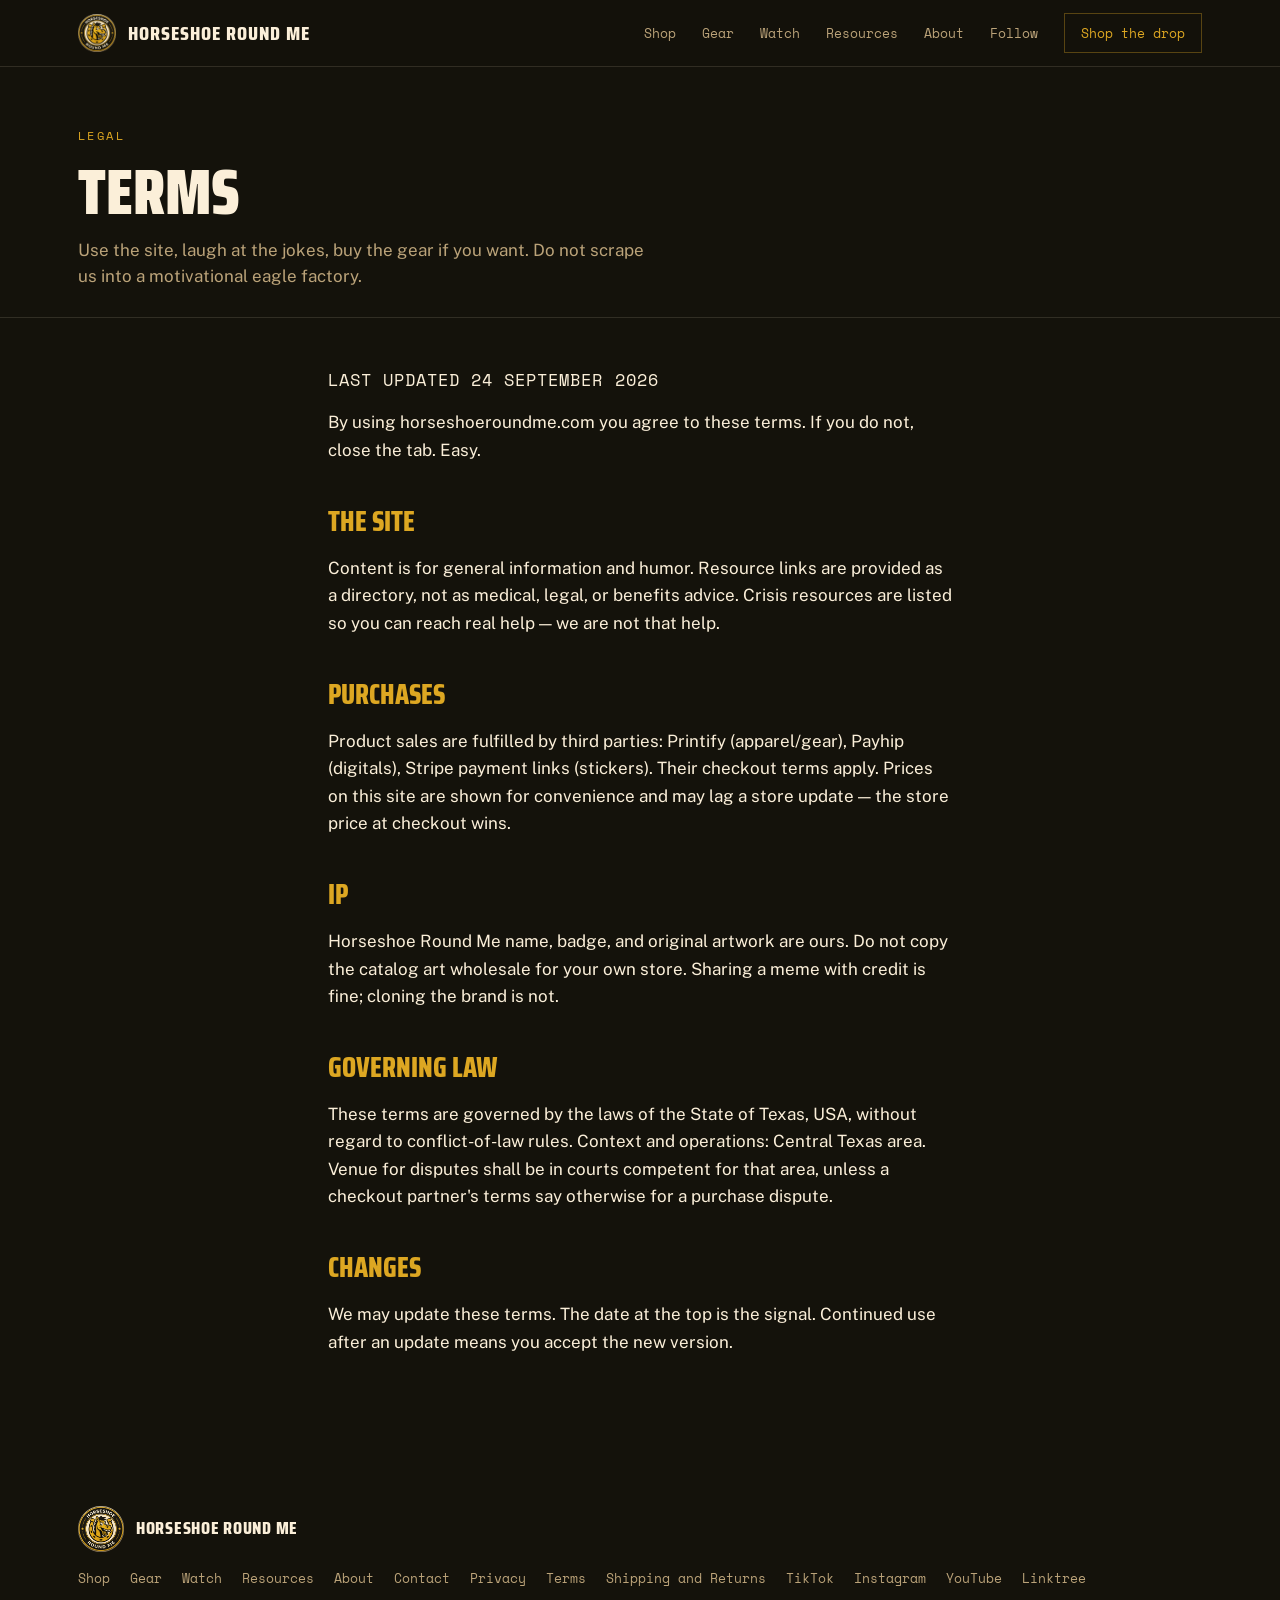
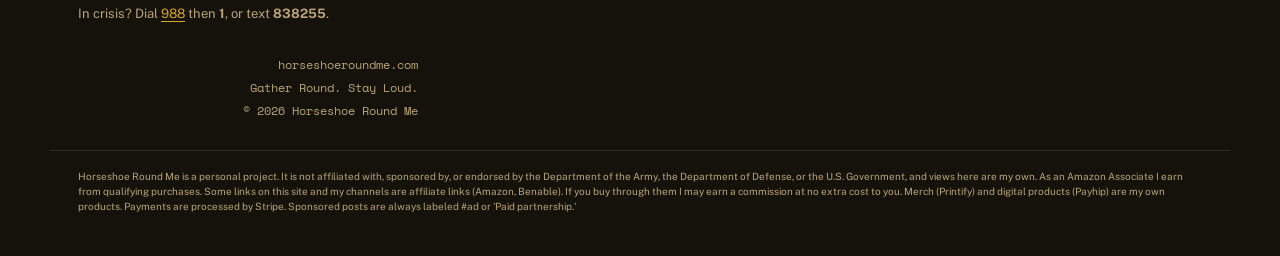
<file: terms.html>
<!DOCTYPE html>
<html lang="en">
<head>
<meta charset="UTF-8">
<meta name="viewport" content="width=device-width, initial-scale=1.0">
<title>Terms — Horseshoe Round Me</title>
<meta name="description" content="Terms of use for horseshoeroundme.com. Governing law: Texas, USA. Central Texas area context.">
<link rel="canonical" href="https://horseshoeroundme.com/terms">
<meta property="og:type" content="website">
<meta property="og:url" content="https://horseshoeroundme.com/terms">
<meta property="og:title" content="Terms — Horseshoe Round Me">
<meta property="og:description" content="Terms of use for horseshoeroundme.com. Governing law: Texas, USA. Central Texas area context.">
<meta property="og:image" content="https://horseshoeroundme.com/assets/logo.png">
<meta property="og:site_name" content="Horseshoe Round Me">
<meta name="twitter:card" content="summary">
<meta name="twitter:title" content="Terms — Horseshoe Round Me">
<meta name="twitter:description" content="Terms of use for horseshoeroundme.com. Governing law: Texas, USA. Central Texas area context.">
<meta name="twitter:image" content="https://horseshoeroundme.com/assets/logo.png">
<link rel="icon" href="/favicon.ico" sizes="any">
<link rel="icon" type="image/png" href="/favicon.png">
<link rel="apple-touch-icon" href="/assets/logo.png">
<link rel="preconnect" href="https://fonts.googleapis.com">
<link rel="preconnect" href="https://fonts.gstatic.com" crossorigin>
<link href="https://fonts.googleapis.com/css2?family=Saira+Condensed:wght@600;700;800;900&family=Public+Sans:ital,wght@0,400;0,600;0,700;1,400&family=Space+Mono:wght@400;700&display=swap" rel="stylesheet">
<link rel="stylesheet" href="/styles.css">

</head>
<body>
  <a class="skip" href="#main">Skip to content</a>
  <header class="topbar">
    <div class="wrap topbar-inner">
      <a class="brand-lockup" href="/">
        <img src="/assets/logo.png" width="38" height="38" alt="Horseshoe Round Me logo">
        <span class="name">Horseshoe Round Me</span>
      </a>
      <nav class="nav" id="siteNav" aria-label="Primary">
        <a href="/shop">Shop</a>
        <a href="/gear">Gear</a>
        <a href="/watch">Watch</a>
        <a href="/resources">Resources</a>
        <a href="/about">About</a>
        <a href="/watch#follow">Follow</a>
        <a class="btn-mini" href="/shop">Shop the drop</a>
      </nav>
      <button type="button" class="nav-toggle" id="navToggle" aria-expanded="false" aria-controls="siteNav" aria-label="Open menu">Menu</button>
    </div>
  </header>

  <main id="main">
  <section class="page-hero"><div class="wrap"><span class="eyebrow">Legal</span><h1>Terms</h1><p class="lead">Use the site, laugh at the jokes, buy the gear if you want. Do not scrape us into a motivational eagle factory.</p></div></section>
  <section class="page-body"><div class="wrap prose">
    <p class="legal-updated">Last updated 24 September 2026</p>
    <p>By using horseshoeroundme.com you agree to these terms. If you do not, close the tab. Easy.</p>
    <h2>The site</h2>
    <p>Content is for general information and humor. Resource links are provided as a directory, not as medical, legal, or benefits advice. Crisis resources are listed so you can reach real help — we are not that help.</p>
    <h2>Purchases</h2>
    <p>Product sales are fulfilled by third parties: Printify (apparel/gear), Payhip (digitals), Stripe payment links (stickers). Their checkout terms apply. Prices on this site are shown for convenience and may lag a store update — the store price at checkout wins.</p>
    <h2>IP</h2>
    <p>Horseshoe Round Me name, badge, and original artwork are ours. Do not copy the catalog art wholesale for your own store. Sharing a meme with credit is fine; cloning the brand is not.</p>
    <h2>Governing law</h2>
    <p>These terms are governed by the laws of the State of Texas, USA, without regard to conflict-of-law rules. Context and operations: Central Texas area. Venue for disputes shall be in courts competent for that area, unless a checkout partner's terms say otherwise for a purchase dispute.</p>
    <h2>Changes</h2>
    <p>We may update these terms. The date at the top is the signal. Continued use after an update means you accept the new version.</p>
  </div></section>
  </main>
  <footer>
    <div class="wrap">
      <div>
        <div class="foot-brand"><img src="/assets/logo.png" width="46" height="46" alt=""><span>Horseshoe Round Me</span></div>
        <div class="foot-links">
          <a href="/shop">Shop</a>
          <a href="/gear">Gear</a>
          <a href="/watch">Watch</a>
          <a href="/resources">Resources</a>
          <a href="/about">About</a>
          <a href="/contact">Contact</a>
          <a href="/privacy">Privacy</a>
          <a href="/terms">Terms</a>
          <a href="/shipping">Shipping and Returns</a>
          <a href="https://www.tiktok.com/@horseshoeroundme" rel="noopener noreferrer" target="_blank">TikTok</a>
          <a href="https://www.instagram.com/horseshoe_round_me/" rel="noopener noreferrer" target="_blank">Instagram</a>
          <a href="https://www.youtube.com/@Horseshoeroundme" rel="noopener noreferrer" target="_blank">YouTube</a>
          <a href="https://linktr.ee/horseshoeroundme" rel="noopener noreferrer" target="_blank">Linktree</a>
        </div>
        <p class="foot-crisis">In crisis? Dial <a href="tel:988">988</a> then <strong>1</strong>, or text <strong>838255</strong>.</p>
      </div>
      <div class="foot-aside">
        <div class="foot-meta">
          horseshoeroundme.com<br>
          Gather Round. Stay Loud.<br>
          © 2026 Horseshoe Round Me
        </div>
      </div>
    </div>
    <div class="wrap foot-disclosure-wrap"><p class="foot-disclosure" id="disclosure">Horseshoe Round Me is a personal project. It is not affiliated with, sponsored by, or endorsed by the Department of the Army, the Department of Defense, or the U.S. Government, and views here are my own. As an Amazon Associate I earn from qualifying purchases. Some links on this site and my channels are affiliate links (Amazon, Benable). If you buy through them I may earn a commission at no extra cost to you. Merch (Printify) and digital products (Payhip) are my own products. Payments are processed by Stripe. Sponsored posts are always labeled #ad or 'Paid partnership.'</p></div>
  </footer>
<script src="/site.js" defer></script>
</body>
</html>
</file>
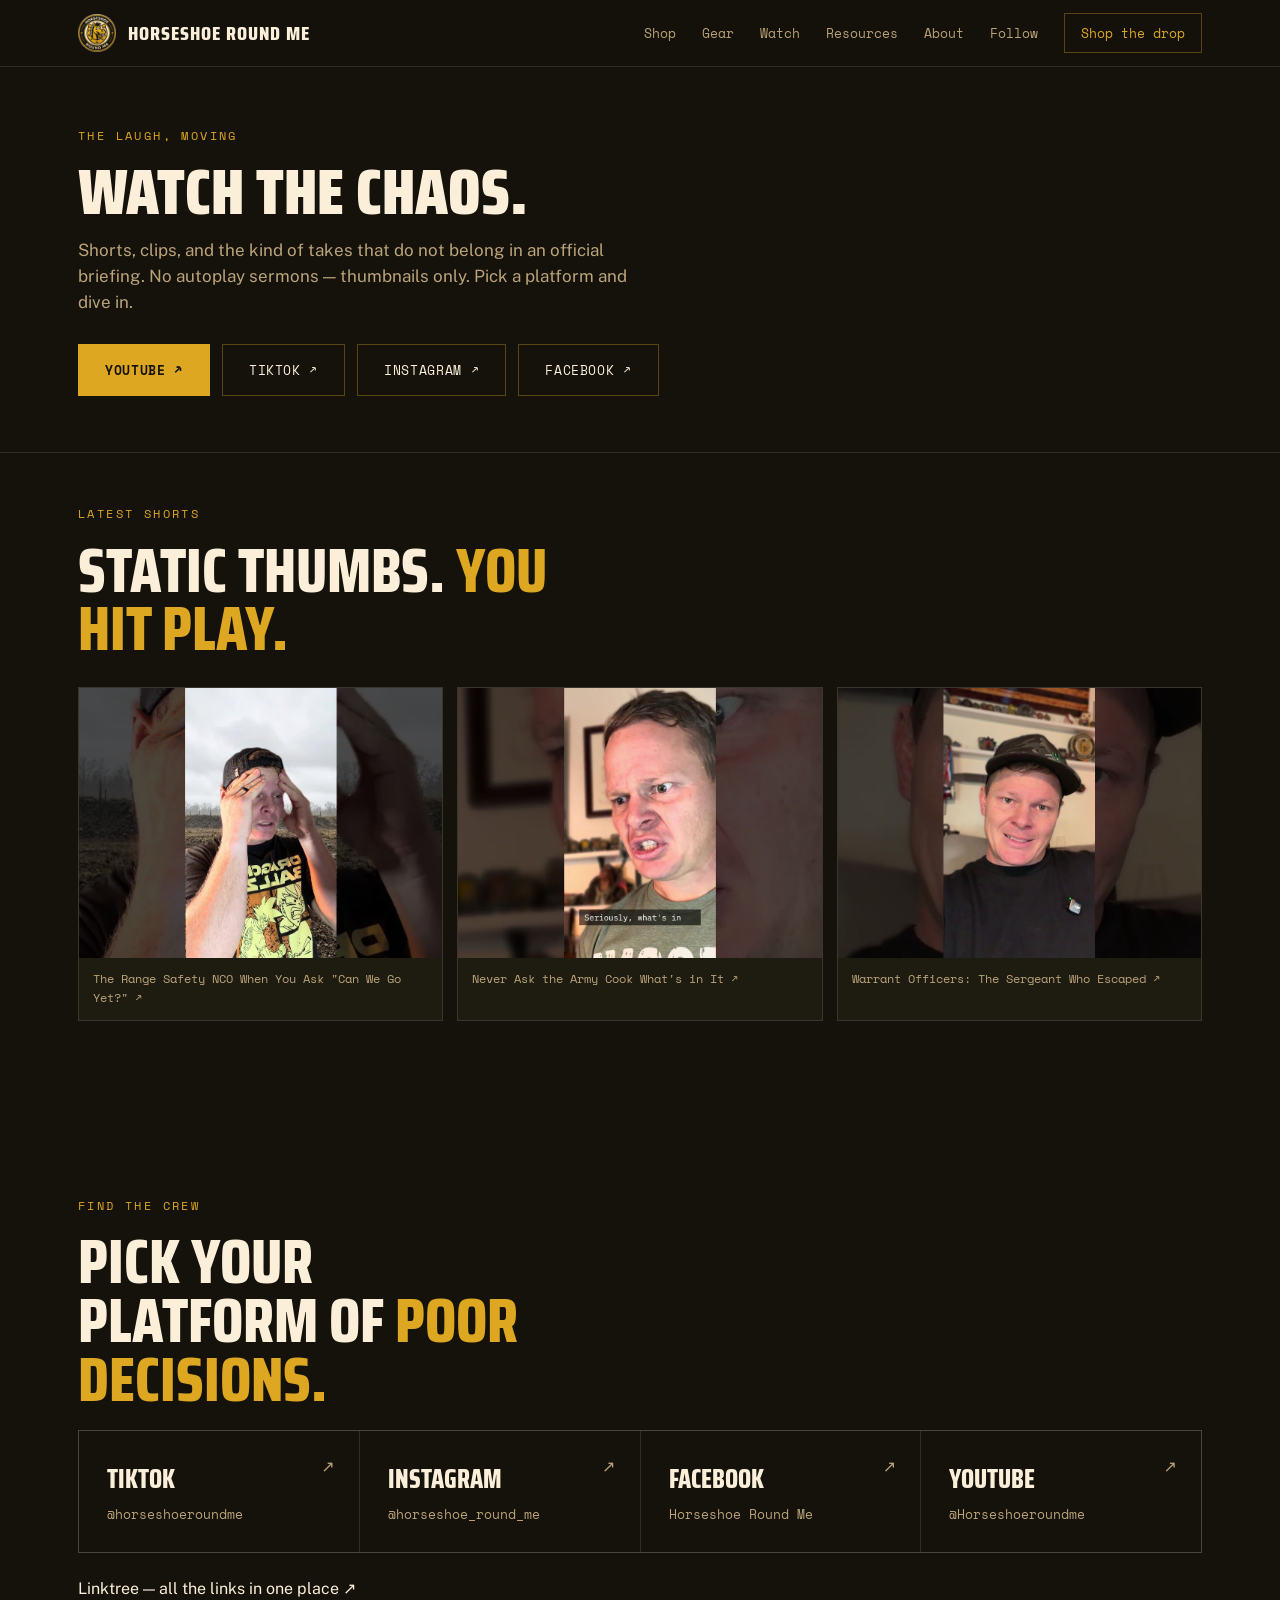
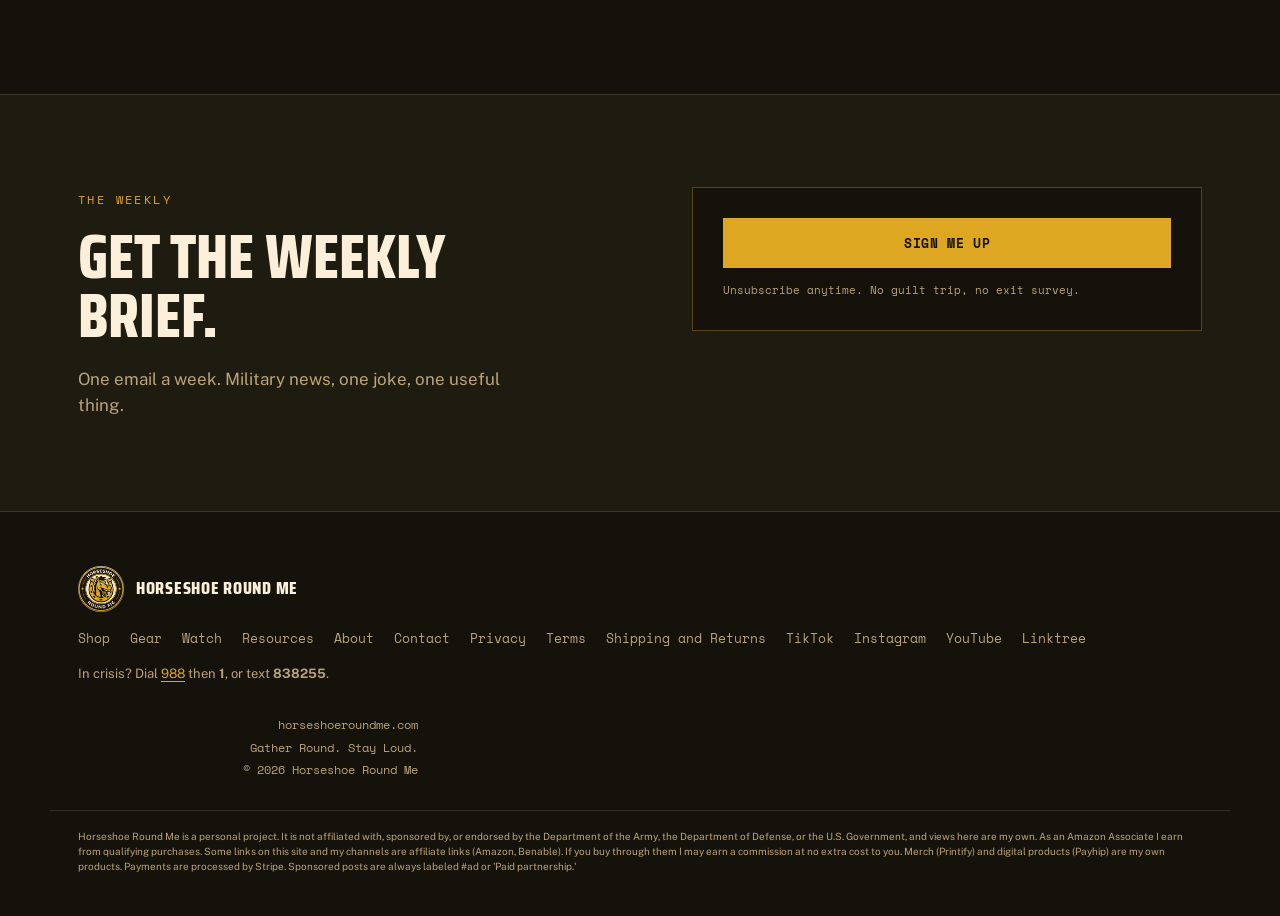
<file: watch.html>
<!DOCTYPE html>
<html lang="en">
<head>
<meta charset="UTF-8">
<meta name="viewport" content="width=device-width, initial-scale=1.0">
<title>Watch — Horseshoe Round Me</title>
<meta name="description" content="Military humor shorts and clips from Horseshoe Round Me on YouTube, TikTok, Instagram, and Facebook. Gather Round. Stay Loud.">
<link rel="canonical" href="https://horseshoeroundme.com/watch">
<meta property="og:type" content="website">
<meta property="og:url" content="https://horseshoeroundme.com/watch">
<meta property="og:title" content="Watch — Horseshoe Round Me">
<meta property="og:description" content="Military humor shorts and clips from Horseshoe Round Me on YouTube, TikTok, Instagram, and Facebook. Gather Round. Stay Loud.">
<meta property="og:image" content="https://horseshoeroundme.com/assets/logo.png">
<meta property="og:site_name" content="Horseshoe Round Me">
<meta name="twitter:card" content="summary">
<meta name="twitter:title" content="Watch — Horseshoe Round Me">
<meta name="twitter:description" content="Military humor shorts and clips from Horseshoe Round Me on YouTube, TikTok, Instagram, and Facebook. Gather Round. Stay Loud.">
<meta name="twitter:image" content="https://horseshoeroundme.com/assets/logo.png">
<link rel="icon" href="/favicon.ico" sizes="any">
<link rel="icon" type="image/png" href="/favicon.png">
<link rel="apple-touch-icon" href="/assets/logo.png">
<link rel="preconnect" href="https://fonts.googleapis.com">
<link rel="preconnect" href="https://fonts.gstatic.com" crossorigin>
<link href="https://fonts.googleapis.com/css2?family=Saira+Condensed:wght@600;700;800;900&family=Public+Sans:ital,wght@0,400;0,600;0,700;1,400&family=Space+Mono:wght@400;700&display=swap" rel="stylesheet">
<link rel="stylesheet" href="/styles.css">

</head>
<body>
  <a class="skip" href="#main">Skip to content</a>
  <header class="topbar">
    <div class="wrap topbar-inner">
      <a class="brand-lockup" href="/">
        <img src="/assets/logo.png" width="38" height="38" alt="Horseshoe Round Me logo">
        <span class="name">Horseshoe Round Me</span>
      </a>
      <nav class="nav" id="siteNav" aria-label="Primary">
        <a href="/shop">Shop</a>
        <a href="/gear">Gear</a>
        <a href="/watch" aria-current="page">Watch</a>
        <a href="/resources">Resources</a>
        <a href="/about">About</a>
        <a href="/watch#follow">Follow</a>
        <a class="btn-mini" href="/shop">Shop the drop</a>
      </nav>
      <button type="button" class="nav-toggle" id="navToggle" aria-expanded="false" aria-controls="siteNav" aria-label="Open menu">Menu</button>
    </div>
  </header>

  <main id="main">
  <section class="page-hero">
    <div class="wrap">
      <span class="eyebrow">The laugh, moving</span>
      <h1>Watch the chaos.</h1>
      <p class="lead">Shorts, clips, and the kind of takes that do not belong in an official briefing. No autoplay sermons — thumbnails only. Pick a platform and dive in.</p>
      <div class="social-btns">
        <a class="btn btn-primary" href="https://www.youtube.com/@Horseshoeroundme" rel="noopener noreferrer" target="_blank">YouTube ↗</a>
        <a class="btn btn-ghost" href="https://www.tiktok.com/@horseshoeroundme" rel="noopener noreferrer" target="_blank">TikTok ↗</a>
        <a class="btn btn-ghost" href="https://www.instagram.com/horseshoe_round_me/" rel="noopener noreferrer" target="_blank">Instagram ↗</a>
        <a class="btn btn-ghost" href="https://www.facebook.com/p/Horseshoe-Round-Me-61575313866982/" rel="noopener noreferrer" target="_blank">Facebook ↗</a>
      </div>
    </div>
  </section>
  <section class="page-body">
    <div class="wrap">
      <span class="eyebrow">Latest shorts</span>
      <div class="sec-head"><h2>Static thumbs. <em>You hit play.</em></h2></div>
      <div class="video-row" data-video-row>
        <a class="video-card" href="https://www.youtube.com/shorts/gZhRVWfwJJU" rel="noopener noreferrer" target="_blank">
          <img src="/assets/watch/gZhRVWfwJJU.jpg" alt="The Range Safety NCO When You Ask &quot;Can We Go Yet?&quot;" width="480" height="270" loading="lazy">
          <span class="vcap">The Range Safety NCO When You Ask "Can We Go Yet?" ↗</span>
        </a>
        <a class="video-card" href="https://www.youtube.com/shorts/_9CSvofiihI" rel="noopener noreferrer" target="_blank">
          <img src="/assets/watch/_9CSvofiihI.jpg" alt="Never Ask the Army Cook What&#x27;s in It" width="480" height="270" loading="lazy">
          <span class="vcap">Never Ask the Army Cook What's in It ↗</span>
        </a>
        <a class="video-card" href="https://www.youtube.com/shorts/r9GF58_k1x8" rel="noopener noreferrer" target="_blank">
          <img src="/assets/watch/r9GF58_k1x8.jpg" alt="Warrant Officers: The Sergeant Who Escaped" width="480" height="270" loading="lazy">
          <span class="vcap">Warrant Officers: The Sergeant Who Escaped ↗</span>
        </a>
      </div>
    </div>
  </section>
  <section id="follow">
    <div class="wrap">
      <span class="eyebrow">Find the crew</span>
      <div class="sec-head"><h2>Pick your platform of <em>poor decisions.</em></h2></div>
      <div class="grid">
        <a class="platform" href="https://www.tiktok.com/@horseshoeroundme" rel="noopener noreferrer" target="_blank"><span class="arrow" aria-hidden="true">↗</span><span class="pname">TikTok</span><span class="handle">@horseshoeroundme</span></a>
        <a class="platform" href="https://www.instagram.com/horseshoe_round_me/" rel="noopener noreferrer" target="_blank"><span class="arrow" aria-hidden="true">↗</span><span class="pname">Instagram</span><span class="handle">@horseshoe_round_me</span></a>
        <a class="platform" href="https://www.facebook.com/p/Horseshoe-Round-Me-61575313866982/" rel="noopener noreferrer" target="_blank"><span class="arrow" aria-hidden="true">↗</span><span class="pname">Facebook</span><span class="handle">Horseshoe Round Me</span></a>
        <a class="platform" href="https://www.youtube.com/@Horseshoeroundme" rel="noopener noreferrer" target="_blank"><span class="arrow" aria-hidden="true">↗</span><span class="pname">YouTube</span><span class="handle">@Horseshoeroundme</span></a>
      </div>
      <p class="section-foot" style="text-align:left;margin-top:24px"><a href="https://linktr.ee/horseshoeroundme" rel="noopener noreferrer" target="_blank">Linktree — all the links in one place ↗</a></p>
    </div>
  </section>
  <section class="news" id="newsletter">
    <div class="wrap">
      <div class="inner">
        <div>
          <span class="eyebrow">The weekly</span>
          <div class="sec-head"><h2>GET THE WEEKLY BRIEF.</h2></div>
          <p class="lead">One email a week. Military news, one joke, one useful thing.</p>
        </div>
        <div>
          <div class="form" id="beehiivSubscribe" data-beehiiv-mount>
            <script async src="https://subscribe-forms.beehiiv.com/v3/loader.js" data-beehiiv-form="03407fcf-b522-4ce4-8583-16a8f3747dad"></script>
            <script type="text/javascript" async src="https://subscribe-forms.beehiiv.com/attribution.js"></script>
            <p class="beehiiv-fallback"><a class="btn btn-primary" href="https://horseshoeroundme.beehiiv.com/?modal=signup">Sign me up</a></p>
            <p class="fineprint">Unsubscribe anytime. No guilt trip, no exit survey.</p>
          </div>
        </div>
      </div>
    </div>
  </section>
  </main>
  <footer>
    <div class="wrap">
      <div>
        <div class="foot-brand"><img src="/assets/logo.png" width="46" height="46" alt=""><span>Horseshoe Round Me</span></div>
        <div class="foot-links">
          <a href="/shop">Shop</a>
          <a href="/gear">Gear</a>
          <a href="/watch">Watch</a>
          <a href="/resources">Resources</a>
          <a href="/about">About</a>
          <a href="/contact">Contact</a>
          <a href="/privacy">Privacy</a>
          <a href="/terms">Terms</a>
          <a href="/shipping">Shipping and Returns</a>
          <a href="https://www.tiktok.com/@horseshoeroundme" rel="noopener noreferrer" target="_blank">TikTok</a>
          <a href="https://www.instagram.com/horseshoe_round_me/" rel="noopener noreferrer" target="_blank">Instagram</a>
          <a href="https://www.youtube.com/@Horseshoeroundme" rel="noopener noreferrer" target="_blank">YouTube</a>
          <a href="https://linktr.ee/horseshoeroundme" rel="noopener noreferrer" target="_blank">Linktree</a>
        </div>
        <p class="foot-crisis">In crisis? Dial <a href="tel:988">988</a> then <strong>1</strong>, or text <strong>838255</strong>.</p>
      </div>
      <div class="foot-aside">
        <div class="foot-meta">
          horseshoeroundme.com<br>
          Gather Round. Stay Loud.<br>
          © 2026 Horseshoe Round Me
        </div>
      </div>
    </div>
    <div class="wrap foot-disclosure-wrap"><p class="foot-disclosure" id="disclosure">Horseshoe Round Me is a personal project. It is not affiliated with, sponsored by, or endorsed by the Department of the Army, the Department of Defense, or the U.S. Government, and views here are my own. As an Amazon Associate I earn from qualifying purchases. Some links on this site and my channels are affiliate links (Amazon, Benable). If you buy through them I may earn a commission at no extra cost to you. Merch (Printify) and digital products (Payhip) are my own products. Payments are processed by Stripe. Sponsored posts are always labeled #ad or 'Paid partnership.'</p></div>
  </footer>
<script src="/site.js" defer></script>
</body>
</html>
</file>
<file: styles.css>
:root{
  --ink:#14120B; --ink-2:#1E1B11; --ink-3:#272316;
  --gold:#DDA722; --gold-bright:#F2C233; --gold-deep:#9C7414;
  --cream:#F7E7CB; --cream-bright:#FBEFD9; --cream-dim:#BBA379;
  --line:rgba(247,231,203,0.13);
  --line-gold:rgba(221,167,34,0.34);
  --danger:#E07A5A;
  --focus:0 0 0 3px rgba(221,167,34,.45);
}
*{box-sizing:border-box;margin:0;padding:0}
html{scroll-behavior:smooth}
body{background:var(--ink);color:var(--cream-bright);font-family:"Public Sans",system-ui,sans-serif;line-height:1.55;-webkit-font-smoothing:antialiased;overflow-x:hidden}
.wrap{max-width:1180px;margin:0 auto;padding:0 28px}
a{color:inherit;text-decoration:none}

a:focus-visible,button:focus-visible{outline:none;box-shadow:var(--focus)}
input:focus-visible{outline:none;box-shadow:var(--focus)}
.eyebrow{font-family:"Space Mono",monospace;font-size:12px;letter-spacing:.2em;text-transform:uppercase;color:var(--gold);display:inline-flex;align-items:center;gap:10px}
.eyebrow .star{color:var(--gold)}
.sec-head{margin-bottom:20px}
.sec-head h2{font-family:"Saira Condensed",sans-serif;font-weight:800;text-transform:uppercase;font-size:clamp(34px,5.5vw,62px);line-height:.95;margin-top:16px;max-width:16ch}
.sec-head h2 em{font-style:normal;color:var(--gold)}
.sec-lead{color:var(--cream-dim);font-size:17px;max-width:58ch;margin-bottom:36px}
section{padding:92px 0}

/* SKIP */
.skip{position:absolute;left:-9999px;top:auto;width:1px;height:1px;overflow:hidden}
.skip:focus{left:16px;top:16px;width:auto;height:auto;padding:10px 14px;background:var(--gold);color:var(--ink);z-index:100;font-family:"Space Mono",monospace;font-size:12px}

/* TOP BAR */
.topbar{position:sticky;top:0;z-index:50;background:rgba(20,18,11,.92);backdrop-filter:blur(12px);border-bottom:1px solid var(--line)}
.topbar-inner{display:flex;align-items:center;justify-content:space-between;height:66px;position:relative}
.brand-lockup{display:flex;align-items:center;gap:12px;flex-shrink:0}
.brand-lockup img{width:38px;height:38px}
.brand-lockup .name{font-family:"Saira Condensed",sans-serif;font-weight:800;font-size:20px;letter-spacing:.05em;text-transform:uppercase}
.nav{display:flex;align-items:center;gap:26px}
.nav a{font-family:"Space Mono",monospace;font-size:13px;color:var(--cream-dim);transition:color .2s}
.nav a:hover{color:var(--cream-bright)}
.nav .btn-mini{border:1px solid var(--line-gold);padding:9px 16px;color:var(--gold);transition:all .2s}
.nav .btn-mini:hover{background:var(--gold);border-color:var(--gold);color:var(--ink)}
.nav-toggle{display:none;border:1px solid var(--line-gold);background:none;color:var(--gold);font-family:"Space Mono",monospace;font-size:12px;padding:9px 14px;cursor:pointer;letter-spacing:.05em;text-transform:uppercase}
.nav-toggle:hover,.nav-toggle[aria-expanded="true"]{background:rgba(221,167,34,.12)}

/* HERO */
.hero{position:relative;text-align:center;padding:72px 0 80px;overflow:hidden}
.hero::before{content:"";position:absolute;top:-130px;left:50%;width:900px;height:900px;transform:translateX(-50%);
  background:repeating-conic-gradient(from 0deg at 50% 50%, rgba(221,167,34,.09) 0deg 6deg, transparent 6deg 12deg);
  -webkit-mask:radial-gradient(circle,#000 12%,transparent 62%);mask:radial-gradient(circle,#000 12%,transparent 62%);
  pointer-events:none;animation:spin 90s linear infinite}
@keyframes spin{to{transform:translateX(-50%) rotate(360deg)}}
.hero::after{content:"";position:absolute;top:-40px;left:50%;width:520px;height:520px;transform:translateX(-50%);background:radial-gradient(circle,rgba(221,167,34,.18),transparent 60%);pointer-events:none}
.hero .wrap{position:relative}
.medallion{width:148px;height:148px;margin:0 auto 28px;display:block;filter:drop-shadow(0 8px 30px rgba(0,0,0,.6));animation:pop .8s cubic-bezier(.2,.8,.2,1) both}
@keyframes pop{from{transform:scale(.82);opacity:0}to{transform:scale(1);opacity:1}}
.hero .eyebrow{margin-bottom:22px;justify-content:center}
.hero h1{font-family:"Saira Condensed",sans-serif;font-weight:900;text-transform:uppercase;font-size:clamp(48px,10vw,120px);line-height:.85;letter-spacing:.01em;margin-bottom:22px}
.hero h1 .gold{color:var(--gold)}
.hero .tag{max-width:640px;margin:0 auto 12px;font-size:clamp(17px,2vw,21px);color:var(--cream-bright)}
.hero .tag strong{color:var(--gold);font-weight:700}
.hero .sub{max-width:540px;margin:0 auto 34px;color:var(--cream-dim);font-size:16px}
.cta-row{display:flex;flex-wrap:wrap;gap:14px;justify-content:center}
.btn{font-family:"Space Mono",monospace;font-size:13px;letter-spacing:.05em;text-transform:uppercase;padding:15px 26px;border:1px solid var(--line-gold);transition:all .2s;cursor:pointer;display:inline-flex;align-items:center;gap:9px;background:transparent;color:inherit}
.btn-primary{background:var(--gold);border-color:var(--gold);color:var(--ink);font-weight:700}
.btn-primary:hover{background:var(--gold-bright);transform:translateY(-2px)}
.btn-ghost{color:var(--cream-bright)}
.btn-ghost:hover{border-color:var(--cream);background:rgba(247,231,203,.06)}

/* THREE-BEAT STRIP */
.beat-strip-wrap{padding:0 0 56px}
.beat-strip{display:grid;grid-template-columns:repeat(3,1fr);gap:18px;margin-top:0;text-align:left}
.beat{background:var(--ink-2);border:1px solid var(--line);padding:22px 20px;border-top:2px solid var(--gold)}
.beat-num{font-family:"Space Mono",monospace;font-size:11px;letter-spacing:.18em;color:var(--gold);display:block;margin-bottom:10px}
.beat p{font-size:15px;color:var(--cream-dim);line-height:1.4}
.beat strong{color:var(--cream-bright);font-weight:700}

/* SHOP */
.shop{border-top:1px solid var(--line)}
.shop-head{display:flex;justify-content:space-between;align-items:flex-end;gap:24px;flex-wrap:wrap;margin-bottom:8px}
.shop-head .sec-head{margin-bottom:12px}
.shop-head .sec-lead{margin-bottom:0}
.shop-sticky-link{
  position:sticky;top:78px;z-index:20;
  font-family:"Space Mono",monospace;font-size:12px;letter-spacing:.06em;text-transform:uppercase;
  color:var(--ink);background:var(--gold);padding:12px 18px;border:1px solid var(--gold);
  white-space:nowrap;align-self:flex-start;transition:background .2s;
}
.shop-sticky-link:hover{background:var(--gold-bright)}
.shop-sub{
  font-family:"Saira Condensed",sans-serif;font-weight:800;text-transform:uppercase;
  font-size:22px;letter-spacing:.04em;color:var(--gold);margin:48px 0 18px;
  padding-bottom:10px;border-bottom:1px solid var(--line);
}
.shop-sub:first-of-type{margin-top:28px}
.drops{display:grid;grid-template-columns:repeat(2,1fr);gap:18px}
@media (min-width:900px){.drops{grid-template-columns:repeat(4,1fr)}}
.drop{background:var(--ink-2);border:1px solid var(--line);padding:26px;display:flex;flex-direction:column;transition:all .2s;color:inherit}
.drop:hover{border-color:var(--line-gold);transform:translateY(-3px)}
.drop .badge{font-family:"Space Mono",monospace;font-size:10px;letter-spacing:.14em;text-transform:uppercase;color:var(--ink);background:var(--gold);align-self:flex-start;padding:4px 9px;margin-bottom:16px}
.drop h3{font-family:"Saira Condensed",sans-serif;font-weight:800;text-transform:uppercase;font-size:25px;line-height:1;margin-bottom:10px}
.drop p{color:var(--cream-dim);font-size:14px;flex:1;margin-bottom:18px}
.drop .price{font-family:"Space Mono",monospace;color:var(--gold);font-size:14px;margin-bottom:14px}
.drop .get{font-family:"Space Mono",monospace;font-size:12px;letter-spacing:.05em;text-transform:uppercase;color:var(--cream-bright);border-top:1px solid var(--line);padding-top:14px;transition:color .2s}
.drop:hover .get{color:var(--gold)}
.drop-featured{border-color:var(--line-gold);background:linear-gradient(160deg,rgba(221,167,34,.10),rgba(30,27,17,.6))}
.drop-featured:hover{border-color:var(--gold)}
.shop-note{text-align:center;margin-top:36px;font-family:"Space Mono",monospace;font-size:12px;color:var(--cream-dim);letter-spacing:.04em}
.shop-note a{color:var(--gold);text-decoration:underline;text-underline-offset:3px}

/* MANIFESTO / TRUTH */
.manifesto{background:var(--ink-2);border-top:1px solid var(--line);border-bottom:1px solid var(--line)}
.manifesto p{font-size:clamp(18px,2.3vw,24px);max-width:60ch;color:var(--cream-bright);margin-bottom:18px;line-height:1.5}
.manifesto p .hl{color:var(--gold)}
.branches{display:flex;flex-wrap:wrap;gap:10px;margin-top:32px;align-items:center}
.branch{font-family:"Space Mono",monospace;font-size:12px;letter-spacing:.1em;text-transform:uppercase;border:1px solid var(--line-gold);padding:8px 14px;color:var(--cream-dim);transition:all .2s}
.branch:hover{border-color:var(--gold);color:var(--cream-bright)}
.branches .note{border:none;color:var(--gold);padding-left:4px;text-transform:none;letter-spacing:0;font-family:"Public Sans",sans-serif;font-size:14px}

/* RESOURCES */
.resources{border-bottom:1px solid var(--line)}
.crisis-callout{
  background:rgba(196,92,58,.12);border:1px solid rgba(196,92,58,.45);
  padding:20px 24px;margin-bottom:32px;font-size:15px;line-height:1.55;color:var(--cream-bright);
}
.crisis-callout a{color:var(--gold);text-decoration:underline;text-underline-offset:3px}
.crisis-callout .crisis-link{display:inline-block;margin-left:8px;font-family:"Space Mono",monospace;font-size:12px;letter-spacing:.04em;text-transform:uppercase}
.res-controls{margin-bottom:28px}
.res-search-label{position:absolute;width:1px;height:1px;padding:0;margin:-1px;overflow:hidden;clip:rect(0,0,0,0);border:0}
.res-search{
  width:100%;max-width:420px;display:block;margin-bottom:18px;
  background:var(--ink-2);border:1px solid var(--line-gold);color:var(--cream-bright);
  padding:14px 16px;font-family:"Public Sans",sans-serif;font-size:15px;
}
.res-search::placeholder{color:var(--cream-dim)}
.res-search:focus{outline:none;border-color:var(--gold);box-shadow:var(--focus)}
.res-tabs{display:flex;flex-wrap:wrap;gap:8px}
.res-tab{
  font-family:"Space Mono",monospace;font-size:11px;letter-spacing:.06em;text-transform:uppercase;
  padding:9px 14px;border:1px solid var(--line);background:transparent;color:var(--cream-dim);cursor:pointer;transition:all .15s;
}
.res-tab:hover{border-color:var(--line-gold);color:var(--cream-bright)}
.res-tab.is-active{background:var(--gold);border-color:var(--gold);color:var(--ink);font-weight:700}
.res-loading,.res-empty,.res-meta{font-family:"Space Mono",monospace;font-size:13px;color:var(--cream-dim);margin-bottom:18px}
.res-cat{margin-bottom:40px}
.res-cat-title{
  font-family:"Saira Condensed",sans-serif;font-weight:800;text-transform:uppercase;
  font-size:26px;letter-spacing:.03em;margin-bottom:16px;display:flex;align-items:center;gap:12px;
}
.res-count{font-family:"Space Mono",monospace;font-size:11px;letter-spacing:.08em;color:var(--gold);font-weight:400;border:1px solid var(--line-gold);padding:3px 8px}
.res-list{list-style:none;display:grid;gap:12px}
.res-item{background:var(--ink-2);border:1px solid var(--line);padding:18px 20px;transition:border-color .15s}
.res-item:hover{border-color:var(--line-gold)}
.res-name{font-family:"Saira Condensed",sans-serif;font-weight:800;text-transform:uppercase;font-size:20px;color:var(--cream-bright);display:inline-block;margin-bottom:6px}
.res-name:hover{color:var(--gold)}
.res-name span{font-size:14px;opacity:.7}
.res-desc{color:var(--cream-dim);font-size:14px;line-height:1.5;max-width:72ch}
.res-fallback{background:var(--ink-2);border:1px solid var(--line);padding:24px}
.res-fallback h3{font-family:"Saira Condensed",sans-serif;font-weight:800;text-transform:uppercase;font-size:22px;margin-bottom:14px}
.res-fallback ul{margin:0 0 14px 18px;color:var(--cream-dim)}
.res-fallback li{margin-bottom:8px}
.res-fallback a{color:var(--gold);text-decoration:underline;text-underline-offset:3px}

/* FOLLOW */
.grid{display:grid;grid-template-columns:repeat(auto-fill,minmax(230px,1fr));gap:1px;background:var(--line);border:1px solid var(--line)}
.platform{background:var(--ink);padding:28px;display:flex;flex-direction:column;gap:5px;transition:background .2s;position:relative}
.platform:hover{background:var(--ink-3)}
.platform .pname{font-family:"Saira Condensed",sans-serif;font-weight:800;text-transform:uppercase;font-size:26px}
.platform .handle{font-family:"Space Mono",monospace;font-size:13px;color:var(--cream-dim)}
.platform .arrow{position:absolute;top:24px;right:24px;color:var(--cream-dim);transition:.2s}
.platform:hover .arrow{color:var(--gold);transform:translate(3px,-3px)}

/* NEWSLETTER */
.news{background:var(--ink-2);border-top:1px solid var(--line);border-bottom:1px solid var(--line)}
.news .inner{display:grid;grid-template-columns:1.1fr 1fr;gap:54px;align-items:start}
.news p.lead{color:var(--cream-dim);font-size:17px;max-width:46ch;margin-top:2px}
.form{background:var(--ink);border:1px solid var(--line-gold);padding:30px}
.field{margin-bottom:18px}
.field label{display:block;font-family:"Space Mono",monospace;font-size:11px;letter-spacing:.15em;text-transform:uppercase;color:var(--cream-dim);margin-bottom:8px}
.field input{width:100%;background:var(--ink-2);border:1px solid var(--line-gold);color:var(--cream-bright);padding:14px 16px;font-family:"Public Sans",sans-serif;font-size:15px;transition:border .2s}
.field input:focus{outline:none;border-color:var(--gold);box-shadow:var(--focus)}
.form .btn-primary{width:100%;justify-content:center;border:none}
.form .fineprint{font-family:"Space Mono",monospace;font-size:11px;color:var(--cream-dim);margin-top:14px;line-height:1.6}
.form-error{display:none;font-family:"Space Mono",monospace;font-size:12px;color:var(--danger);margin-top:12px;line-height:1.5}
.form-error.show{display:block}
.success{display:none;background:rgba(221,167,34,.12);border:1px solid var(--gold-deep);padding:34px;text-align:center}
.success.show{display:block}
.success .check{font-family:"Saira Condensed",sans-serif;font-weight:800;font-size:32px;text-transform:uppercase;color:var(--gold)}
.success p{color:var(--cream-dim);font-size:14px;margin-top:8px}

/* FOOTER */
footer{padding:54px 0 42px}
footer .wrap{display:flex;justify-content:space-between;gap:30px;flex-wrap:wrap;align-items:flex-end}
.foot-brand{display:flex;align-items:center;gap:12px;margin-bottom:16px}
.foot-brand img{width:46px;height:46px}
.foot-brand span{font-family:"Saira Condensed",sans-serif;font-weight:800;text-transform:uppercase;font-size:18px;letter-spacing:.04em}
.foot-links{display:flex;gap:20px;flex-wrap:wrap}
.foot-links a{font-family:"Space Mono",monospace;font-size:13px;color:var(--cream-dim);transition:color .2s}
.foot-links a:hover{color:var(--gold)}
.foot-meta{font-family:"Space Mono",monospace;font-size:12px;color:var(--cream-dim);line-height:1.9;text-align:right}

/* MOBILE */
@media (max-width:820px){
  .news .inner{grid-template-columns:1fr;gap:32px}
  .beat-strip{grid-template-columns:1fr;gap:10px;margin-top:0}
  .beat-strip-wrap{padding:0 0 28px}
  .nav{
    display:none;
    position:absolute;top:66px;left:0;right:0;
    flex-direction:column;align-items:stretch;gap:0;
    background:rgba(20,18,11,.98);border-bottom:1px solid var(--line);
    padding:12px 28px 20px;backdrop-filter:blur(12px);
  }
  .nav.is-open{display:flex}
  .nav a{padding:14px 0;border-bottom:1px solid var(--line)}
  .nav .btn-mini{border:1px solid var(--line-gold);text-align:center;justify-content:center;margin-top:8px}
  .nav-toggle{display:block}
  .foot-meta{text-align:left}
  footer .wrap{align-items:flex-start}
  .drops{grid-template-columns:1fr}
  .shop-head{align-items:flex-start}
  .shop-sticky-link{position:static;width:100%;text-align:center}
  .brand-lockup .name{font-size:16px}
}
@media (prefers-reduced-motion:reduce){
  *{animation:none!important}
  .medallion{opacity:1;transform:none}
  html{scroll-behavior:auto}
}

/* === REBUILD 2026-09-24 === */

/* Product photo cards */
.drop{padding:0;overflow:hidden}
.drop-media{display:block;aspect-ratio:1/1;background:var(--ink-3);border-bottom:1px solid var(--line);overflow:hidden}
.drop-media picture{display:block;width:100%;height:100%}
.drop-media img{width:100%;height:100%;object-fit:cover;display:block;transition:transform .25s ease}
.drop:hover .drop-media img{transform:scale(1.03)}
.drop .badge{margin:16px 20px 0}
.drop h3{padding:0 20px;font-size:22px;margin-top:12px;margin-bottom:8px}
.drop p{padding:0 20px;margin-bottom:14px}
.drop .price{padding:0 20px;margin-bottom:10px}
.drop .get{margin:0 20px 20px;padding-top:12px}
.drops.featured{grid-template-columns:repeat(2,1fr);gap:20px}
@media (min-width:700px){.drops.featured{grid-template-columns:repeat(3,1fr)}}
@media (min-width:1100px){.drops.featured{grid-template-columns:repeat(4,1fr)}}
.drop.featured-card .drop-media{aspect-ratio:1/1}
.shop-actions{display:flex;flex-wrap:wrap;gap:12px;margin-top:28px;justify-content:center}
.shop-honesty{max-width:70ch;margin:18px auto 0;text-align:center;color:var(--cream-dim);font-size:14px;line-height:1.55}
.shop-honesty a{color:var(--gold);text-decoration:underline;text-underline-offset:3px}

/* Video row */
.video-row{display:grid;grid-template-columns:repeat(3,1fr);gap:14px;margin-top:28px}
.video-card{background:var(--ink-2);border:1px solid var(--line);display:flex;flex-direction:column;transition:border-color .2s}
.video-card:hover{border-color:var(--line-gold)}
.video-card img{width:100%;aspect-ratio:16/9;object-fit:cover;display:block;background:var(--ink-3)}
.video-card .vcap{padding:12px 14px;font-family:"Space Mono",monospace;font-size:12px;color:var(--cream-dim)}
.section-foot{margin-top:28px;text-align:center}

/* Teasers */
.teaser{border-top:1px solid var(--line)}
.teaser-compact{padding:72px 0}
.teaser .cta-row{justify-content:flex-start;margin-top:24px}
.res-teaser-list{list-style:none;display:grid;gap:10px;margin:24px 0 8px;max-width:64ch}
.res-teaser-list a{color:var(--gold);text-decoration:underline;text-underline-offset:3px}

/* Page hero (inner pages) */
.page-hero{padding:56px 0 28px;border-bottom:1px solid var(--line);text-align:left}
.page-hero h1{font-family:"Saira Condensed",sans-serif;font-weight:900;text-transform:uppercase;font-size:clamp(36px,6vw,64px);line-height:.95;margin:14px 0 14px;max-width:18ch}
.page-hero .lead{color:var(--cream-dim);font-size:17px;max-width:58ch}
.page-body{padding:48px 0 80px}
.page-body .prose{max-width:68ch}
.page-body .prose p{margin-bottom:16px;font-size:17px;color:var(--cream-bright);line-height:1.6}
.page-body .prose h2{font-family:"Saira Condensed",sans-serif;font-weight:800;text-transform:uppercase;font-size:28px;margin:36px 0 12px;color:var(--gold)}
.page-body .prose ul{margin:0 0 18px 1.2em;color:var(--cream-dim)}
.page-body .prose li{margin-bottom:8px}
.page-body .prose a{color:var(--gold);text-decoration:underline;text-underline-offset:3px}
.legal-updated{font-family:"Space Mono",monospace;font-size:12px;color:var(--cream-dim);letter-spacing:.06em;text-transform:uppercase;margin-bottom:24px}

/* Beat links */
.beat a{color:inherit;display:block}
.beat a:hover strong{color:var(--gold)}

/* Social buttons watch */
.social-btns{display:flex;flex-wrap:wrap;gap:12px;margin:28px 0}
.social-btns .btn{text-decoration:none}

/* Footer crisis */
.foot-crisis{margin-top:16px;font-size:13px;color:var(--cream-dim);max-width:42ch}
.foot-crisis a{color:var(--gold);text-decoration:underline;text-underline-offset:3px}

/* 404 */
.err-page{text-align:center;padding:80px 0 100px}
.err-page h1{font-family:"Saira Condensed",sans-serif;font-weight:900;text-transform:uppercase;font-size:clamp(42px,8vw,80px);line-height:.9;margin:18px 0}
.err-page .lead{color:var(--cream-dim);max-width:42ch;margin:0 auto 28px}

/* Fact box about */
.fact-box{background:var(--ink-2);border:1px solid var(--line);padding:22px 24px;margin-top:28px;max-width:64ch}
.fact-box h2{font-family:"Saira Condensed",sans-serif;font-weight:800;text-transform:uppercase;font-size:22px;color:var(--gold);margin-bottom:12px}
.fact-box ul{margin:0 0 0 1.1em;color:var(--cream-dim)}
.fact-box li{margin-bottom:8px}

nav .nav a[aria-current="page"]{color:var(--gold)}

@media (max-width:820px){
  .video-row{grid-template-columns:1fr;gap:12px}
  .drops.featured{grid-template-columns:1fr}
}
@media (prefers-reduced-motion:reduce){
  .drop-media img{transition:none}
  .drop:hover .drop-media img{transform:none}
}

.contact-grid{display:grid;grid-template-columns:1.1fr 1fr;gap:40px;align-items:start}
@media (max-width:820px){.contact-grid{grid-template-columns:1fr}}
.hp{display:none!important}

/* === PHOTO-FIRST SHOP 2026-09-24 === */
.drops{grid-template-columns:repeat(2,1fr);gap:22px}
@media (min-width:1000px){.drops{grid-template-columns:repeat(3,1fr)}}
.drops.featured{grid-template-columns:1fr;gap:22px}
@media (min-width:640px){.drops.featured{grid-template-columns:repeat(2,1fr)}}
.drop-media{aspect-ratio:1/1;min-height:220px}
.drop.featured-card .drop-media,.drops.featured .drop-media{min-height:280px}
.drop p{display:-webkit-box;-webkit-line-clamp:2;-webkit-box-orient:vertical;overflow:hidden;min-height:0}
.drops.featured .drop p{display:none}
.drop h3{font-size:20px}
.drops.featured .drop h3{font-size:24px}
.shop .drop-media img{background:#111}


/* Mobile: shorten hero so featured merch enters first viewport */
@media (max-width:700px){
  main{display:flex;flex-direction:column}
  .hero{order:1;padding:28px 0 18px}
  #featured{order:2;padding-top:36px;padding-bottom:56px}
  .beat-strip-wrap{order:3;padding:0 0 36px}
  .medallion{width:88px;height:88px;margin:0 auto 12px}
  .hero .eyebrow{margin-bottom:10px}
  .hero h1{margin-bottom:10px;font-size:clamp(40px,12vw,64px)}
  .hero .tag{margin:0 auto 8px;font-size:15px}
  .hero .sub{margin:0 auto 16px;font-size:14px}
  .cta-row .btn{padding:12px 18px}
  .beat-strip{grid-template-columns:1fr;gap:6px}
  .beat{padding:12px 14px}
  .beat-num{margin-bottom:4px}
  .beat p{font-size:13px}
  .shop-head .sec-lead{display:none}
  .drops.featured .drop-media{min-height:220px}
}


/* Beehiiv subscribe mounts */
#beehiivSubscribe,
[data-beehiiv-mount]{min-height:120px;position:relative}
/* Beehiiv v3 starts the iframe clip wrapper at height:0; force a visible slot */
#beehiivSubscribe div[style*="height: 0"],
[data-beehiiv-mount] div[style*="height: 0"],
#beehiivSubscribe div[style*="height:0"],
[data-beehiiv-mount] div[style*="height:0"]{
  height:180px!important;
  min-height:180px!important;
  max-height:none!important;
  overflow:hidden!important;
}
#beehiivSubscribe iframe,
[data-beehiiv-mount] iframe{
  width:100%!important;
  min-height:160px!important;
  border:0;
  display:block;
  background:transparent;
}
.beehiiv-fallback{margin:0 0 12px}
.beehiiv-fallback .btn{width:100%;justify-content:center}
.form.beehiiv-ready .beehiiv-fallback{display:none}
.form-compact{padding:18px;margin-bottom:16px}
.form-compact .beehiiv-fallback{margin:0}
.foot-aside{display:flex;flex-direction:column;align-items:flex-end;gap:8px;max-width:340px;width:100%}
.foot-signup{width:100%}
.foot-signup-label{font-family:"Space Mono",monospace;font-size:11px;letter-spacing:.15em;text-transform:uppercase;color:var(--cream-dim);margin:0 0 10px;text-align:right}
.foot-aside .foot-meta{text-align:right}
@media (max-width:820px){
  .foot-aside{align-items:flex-start;max-width:none}
  .foot-signup-label,.foot-aside .foot-meta{text-align:left}
}

/* Veterans Day strip */
.vday-strip{background:#141410;border-top:2px solid var(--gold,#c9a227);border-bottom:2px solid var(--gold,#c9a227);padding:22px 0}
.vday-inner{display:flex;align-items:center;justify-content:space-between;gap:18px;flex-wrap:wrap}
.vday-strip h2{margin:4px 0 6px;letter-spacing:.06em;text-transform:uppercase}
.vday-strip p{margin:0;opacity:.85}
/* Footer disclosure (counsel-approved) */
footer .wrap.foot-disclosure-wrap{display:block;margin-top:28px;padding-top:18px;border-top:1px solid var(--line)}
.foot-disclosure{font-size:10px;line-height:1.5;color:#BBA379;max-width:none;margin:0}


/* Signup popup (Gather Round Starter Pack) */
body.signup-popup-open{overflow:hidden}
.signup-popup{position:fixed;inset:0;z-index:200;display:flex;align-items:center;justify-content:center;padding:20px;opacity:0;pointer-events:none;transition:opacity .2s ease}
.signup-popup.is-open{opacity:1;pointer-events:auto}
.signup-popup-backdrop{position:absolute;inset:0;background:rgba(10,9,5,.78)}
.signup-popup-panel{position:relative;z-index:1;width:min(440px,100%);max-height:min(90vh,720px);overflow:auto;background:var(--ink-2);border:1px solid var(--line-gold);padding:28px 24px 22px;box-shadow:0 24px 60px rgba(0,0,0,.45)}
.signup-popup-close{position:absolute;top:10px;right:12px;width:36px;height:36px;border:1px solid var(--line);background:transparent;color:var(--cream-dim);font-size:24px;line-height:1;cursor:pointer}
.signup-popup-close:hover{color:var(--cream-bright);border-color:var(--line-gold)}
.signup-popup-panel h2{font-family:"Saira Condensed",sans-serif;font-weight:900;text-transform:uppercase;font-size:clamp(28px,5vw,36px);line-height:.95;margin:12px 0 12px;color:var(--cream-bright)}
.signup-popup-lead{color:var(--cream-dim);font-size:15px;line-height:1.55;margin:0 0 18px}
.signup-popup-form{margin:0}
.signup-popup-form .fineprint{margin-top:10px;font-size:12px;color:var(--cream-dim)}
@media (max-width:480px){
  .signup-popup{padding:12px;align-items:flex-end}
  .signup-popup-panel{width:100%;padding:22px 18px 18px;max-height:92vh}
}
@media (prefers-reduced-motion:reduce){
  .signup-popup{transition:none}
}
.signup-popup-grab{margin-top:18px;padding-top:14px;border-top:1px solid var(--line)}
.signup-popup-grab-label{margin:0 0 8px;font-size:13px;color:var(--cream-dim)}
.signup-popup-dl{display:inline-block}
.signup-popup-panel .fineprint{margin-top:14px;font-size:12px;color:var(--cream-dim)}
</file>
